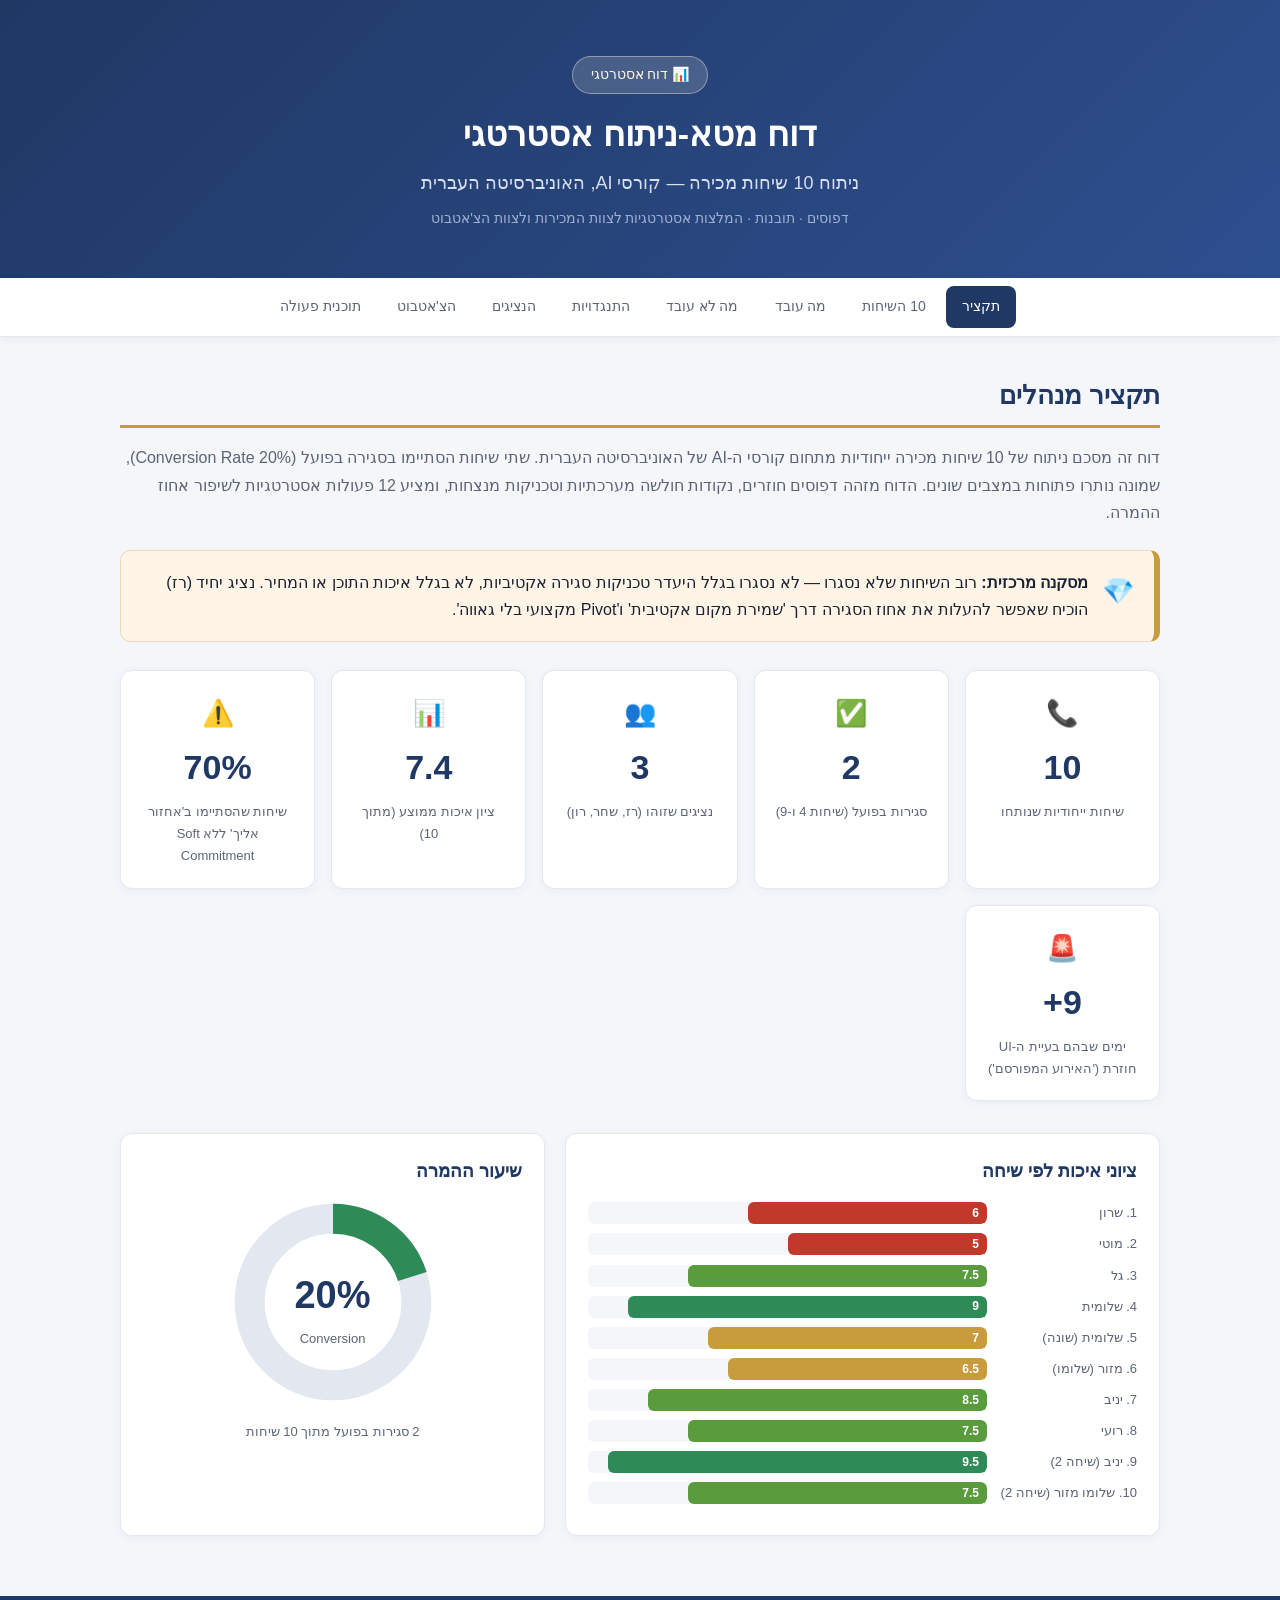
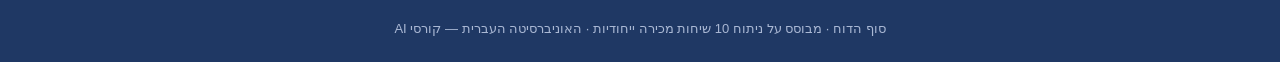
<file: sales-dashboard/index.html>
<!DOCTYPE html>
<html lang="he" dir="rtl">
<head>
  <meta charset="UTF-8" />
  <meta name="viewport" content="width=device-width, initial-scale=1.0" />
  <title>דוח מטא-ניתוח אסטרטגי — ניתוח 10 שיחות מכירה</title>
  <link rel="stylesheet" href="styles.css" />
</head>
<body>
  <header class="hero">
    <div class="hero-inner">
      <div class="hero-badge">📊 דוח אסטרטגי</div>
      <h1 id="hero-title"></h1>
      <p class="hero-sub" id="hero-sub"></p>
      <p class="hero-tag" id="hero-tag"></p>
    </div>
  </header>

  <nav class="tabs" id="tabs"></nav>

  <main>
    <section class="panel" data-panel="overview">
      <h2 class="section-title">תקציר מנהלים</h2>
      <p class="lead" id="summary"></p>
      <div class="callout">
        <span class="callout-icon">💎</span>
        <div><strong>מסקנה מרכזית:</strong> <span id="conclusion"></span></div>
      </div>
      <div class="kpi-grid" id="kpi-grid"></div>

      <div class="two-col">
        <div class="card chart-card">
          <h3>ציוני איכות לפי שיחה</h3>
          <div class="bar-chart" id="score-chart"></div>
        </div>
        <div class="card chart-card">
          <h3>שיעור ההמרה</h3>
          <div class="donut-wrap">
            <svg viewBox="0 0 120 120" class="donut" id="donut"></svg>
            <div class="donut-center"><span id="conv-pct">20%</span><small>Conversion</small></div>
          </div>
          <p class="donut-legend">2 סגירות בפועל מתוך 10 שיחות</p>
        </div>
      </div>
    </section>

    <section class="panel hidden" data-panel="calls">
      <h2 class="section-title">חלק 1 · סקירת 10 השיחות</h2>
      <p class="lead">טבלת סיכום של כל השיחות שנותחו. סננו לפי תוצאה או נציג, או לחצו על כותרת למיון.</p>
      <div class="filters" id="call-filters"></div>
      <div class="table-wrap">
        <table class="calls-table" id="calls-table">
          <thead>
            <tr>
              <th data-sort="id">#</th>
              <th data-sort="lead">ליד</th>
              <th data-sort="rep">נציג</th>
              <th data-sort="score">ציון</th>
              <th data-sort="outcome">תוצאה</th>
              <th>הערה מרכזית</th>
            </tr>
          </thead>
          <tbody id="calls-body"></tbody>
        </table>
      </div>
    </section>

    <section class="panel hidden" data-panel="winning">
      <h2 class="section-title">חלק 2 · מה עובד — טכניקות מנצחות</h2>
      <p class="lead">חמש טכניקות שזוהו כמייצרות סגירות אמיתיות או מקדמות לידים משמעותית קדימה.</p>
      <div class="cards-grid" id="winning-grid"></div>
    </section>

    <section class="panel hidden" data-panel="weaknesses">
      <h2 class="section-title">חלק 3 · מה לא עובד — נקודות חולשה</h2>
      <p class="lead">שבע נקודות חולשה חוזרות שפוגעות באחוז ההמרה.</p>
      <div class="cards-grid" id="weak-grid"></div>
    </section>

    <section class="panel hidden" data-panel="objections">
      <h2 class="section-title">חלק 4 · דפוסי התנגדויות חוזרות</h2>
      <p class="lead">שבע התנגדויות שחזרו ב-2 שיחות או יותר — ואיך לטפל בהן.</p>
      <div class="accordion" id="obj-accordion"></div>
    </section>

    <section class="panel hidden" data-panel="reps">
      <h2 class="section-title">חלק 5 · השוואת ביצועי הנציגים</h2>
      <p class="lead">ניתוח השוואתי של שלושת הנציגים שזוהו.</p>
      <div class="cards-grid reps-grid" id="reps-grid"></div>
    </section>

    <section class="panel hidden" data-panel="chatbot">
      <h2 class="section-title">חלק 6 · תובנות לשיפור הצ'אטבוט</h2>
      <p class="lead">הצ'אטבוט הוא נקודת המגע הראשונה — 10 שדרוגים קריטיים שצריך לבצע.</p>
      <div class="upgrades" id="chatbot-list"></div>
    </section>

    <section class="panel hidden" data-panel="plan">
      <h2 class="section-title">חלק 7 · תוכנית פעולה — 12 צעדים</h2>
      <p class="lead">תוכנית פעולה אסטרטגית מחולקת לשלושה אופקי זמן.</p>
      <div class="timeline" id="plan-timeline"></div>
      <div class="callout golden">
        <span class="callout-icon">🏆</span>
        <div>
          <strong>הסוד שמתבלט אחרי 10 שיחות:</strong>
          ההבדל בין נציג מצוין לממוצע הוא ב-3 רגעים — ה-Pivot המקצועי, שמירת המקום האקטיבית, וקביעת מועד המעקב. רז סגר עסקה של 9,850 ש"ח עם 3 משפטים:
          <ul class="golden-lines" id="golden-lines"></ul>
        </div>
      </div>
    </section>
  </main>

  <footer>
    <p>סוף הדוח · מבוסס על ניתוח 10 שיחות מכירה ייחודיות · האוניברסיטה העברית — קורסי AI</p>
  </footer>

  <div class="modal-overlay" id="modal" aria-hidden="true">
    <div class="modal" role="dialog" aria-modal="true">
      <header class="modal-head">
        <div>
          <h2 id="modal-title"></h2>
          <p id="modal-sub"></p>
        </div>
        <div class="modal-head-side">
          <div class="modal-score" id="modal-score"></div>
          <button class="modal-close" id="modal-close" aria-label="סגור">✕</button>
        </div>
      </header>
      <nav class="modal-nav" id="modal-nav"></nav>
      <div class="modal-body" id="modal-body"></div>
    </div>
  </div>

  <script src="data.js"></script>
  <script src="calls-detail.js"></script>
  <script src="app.js"></script>
</body>
</html>
</file>
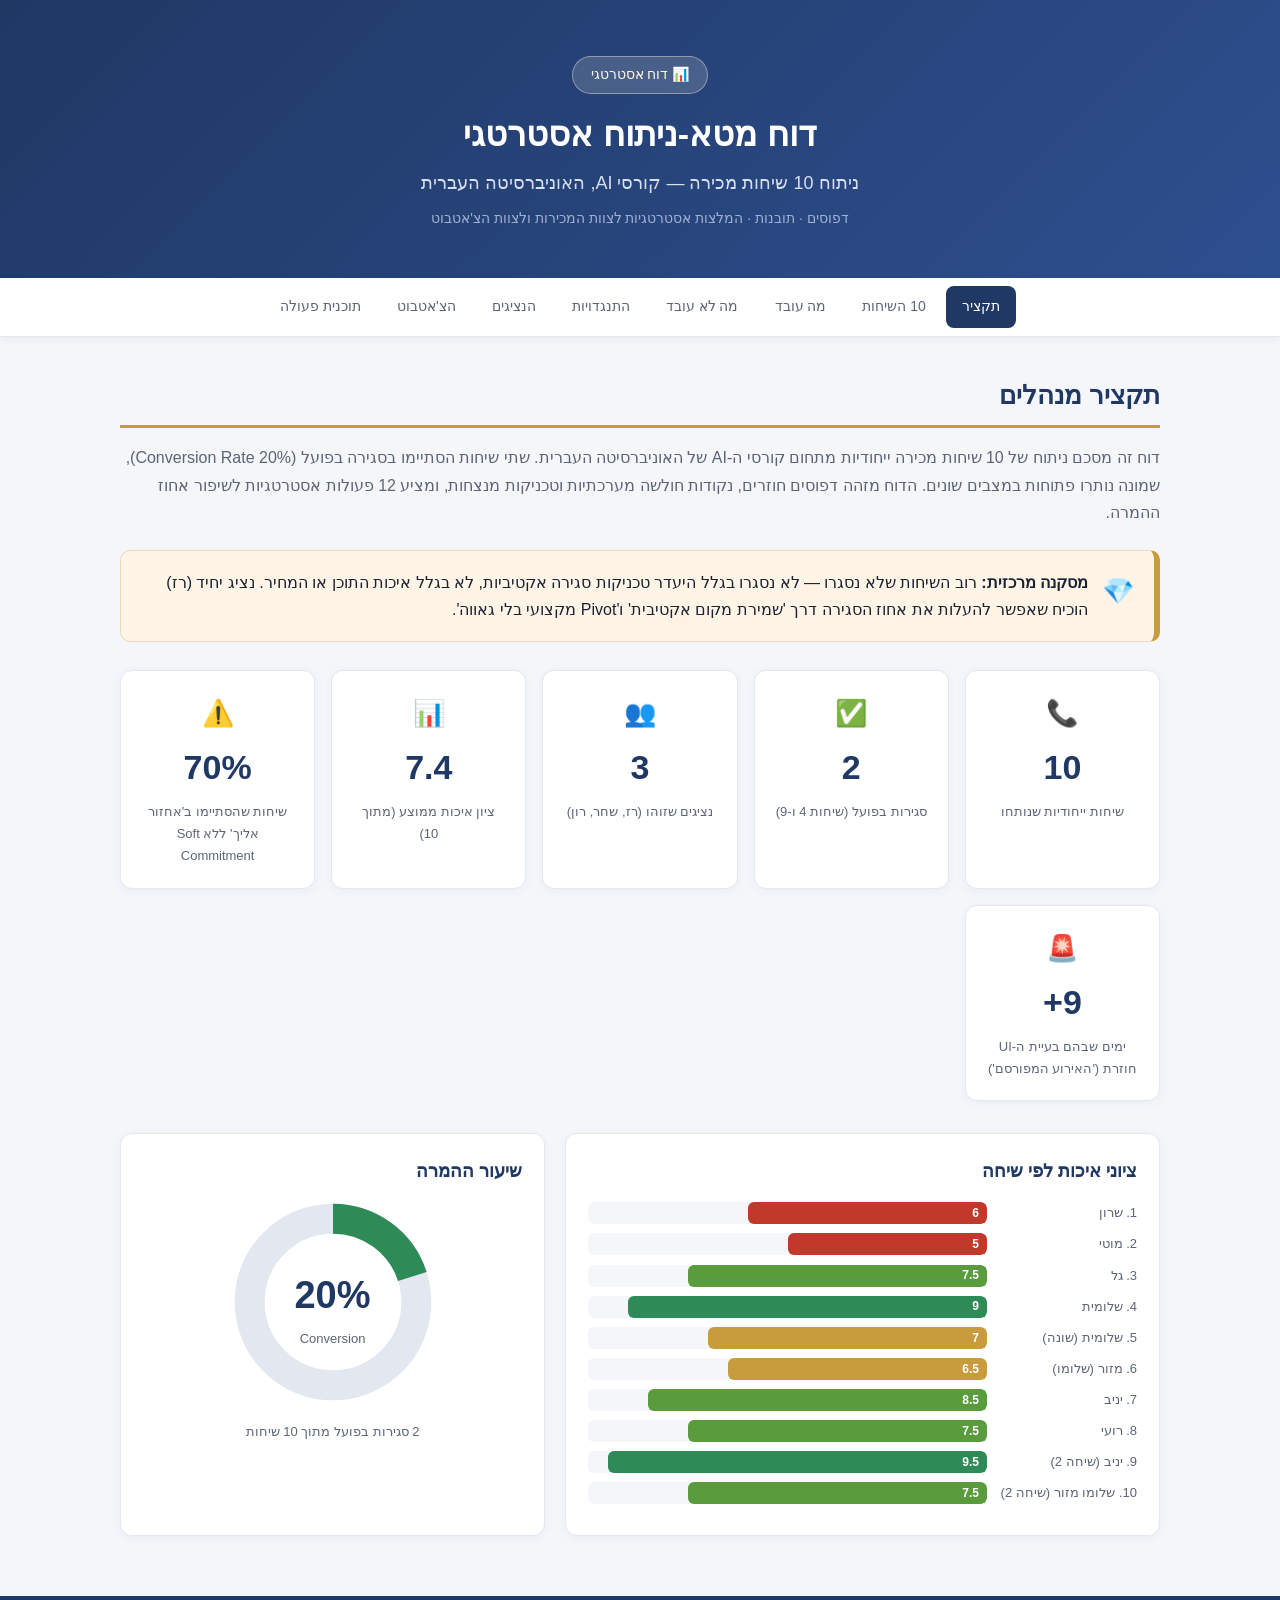
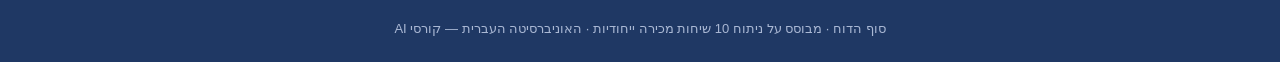
<file: sales-dashboard/ניתוח-שיחות-מכירה.html>
<!DOCTYPE html>
<html lang="he" dir="rtl">
<head>
  <meta charset="UTF-8" />
  <meta name="viewport" content="width=device-width, initial-scale=1.0" />
  <title>דוח מטא-ניתוח אסטרטגי — ניתוח 10 שיחות מכירה</title>
  <style>
:root {
  --navy: #1f3864;
  --navy-light: #2e4f8f;
  --cream: #fff4e6;
  --gold: #c89b3c;
  --green: #2e8b57;
  --red: #c0392b;
  --ink: #1a2233;
  --muted: #5b6577;
  --line: #e3e7ef;
  --bg: #f4f6fa;
}

* { box-sizing: border-box; margin: 0; padding: 0; }

body {
  font-family: "Segoe UI", "Arial", "Helvetica Neue", sans-serif;
  background: var(--bg);
  color: var(--ink);
  line-height: 1.7;
}

/* ---- Hero ---- */
.hero {
  background: linear-gradient(135deg, var(--navy) 0%, var(--navy-light) 100%);
  color: #fff;
  padding: 56px 20px 48px;
  text-align: center;
}
.hero-inner { max-width: 880px; margin: 0 auto; }
.hero-badge {
  display: inline-block;
  background: rgba(255, 244, 230, 0.16);
  border: 1px solid rgba(255, 244, 230, 0.4);
  color: var(--cream);
  padding: 6px 18px;
  border-radius: 999px;
  font-size: 14px;
  margin-bottom: 18px;
}
.hero h1 { font-size: 34px; line-height: 1.3; margin-bottom: 12px; }
.hero-sub { font-size: 18px; color: #d6deef; }
.hero-tag { font-size: 14px; color: #9fb0d0; margin-top: 8px; }

/* ---- Tabs ---- */
.tabs {
  display: flex;
  flex-wrap: wrap;
  gap: 4px;
  justify-content: center;
  background: #fff;
  border-bottom: 1px solid var(--line);
  padding: 8px 12px;
  position: sticky;
  top: 0;
  z-index: 20;
  box-shadow: 0 2px 8px rgba(31, 56, 100, 0.06);
}
.tab {
  border: none;
  background: transparent;
  color: var(--muted);
  font: inherit;
  font-size: 14px;
  padding: 9px 16px;
  border-radius: 8px;
  cursor: pointer;
  transition: background .15s, color .15s;
}
.tab:hover { background: var(--bg); color: var(--navy); }
.tab.active { background: var(--navy); color: #fff; }

/* ---- Layout ---- */
main { max-width: 1080px; margin: 0 auto; padding: 36px 20px 60px; }
.panel.hidden { display: none; }
.section-title {
  font-size: 26px;
  color: var(--navy);
  border-bottom: 3px solid var(--gold);
  padding-bottom: 8px;
  margin-bottom: 16px;
}
.lead { color: var(--muted); font-size: 16px; margin-bottom: 24px; }

/* ---- Callout ---- */
.callout {
  display: flex;
  gap: 14px;
  background: var(--cream);
  border: 1px solid #ecd9bd;
  border-right: 6px solid var(--gold);
  border-radius: 10px;
  padding: 18px 20px;
  margin-bottom: 28px;
}
.callout.golden { margin-top: 28px; margin-bottom: 0; }
.callout-icon { font-size: 26px; flex-shrink: 0; }

/* ---- KPI ---- */
.kpi-grid {
  display: grid;
  grid-template-columns: repeat(auto-fit, minmax(170px, 1fr));
  gap: 16px;
  margin-bottom: 32px;
}
.kpi {
  background: #fff;
  border: 1px solid var(--line);
  border-radius: 12px;
  padding: 20px;
  text-align: center;
  box-shadow: 0 2px 10px rgba(31, 56, 100, 0.05);
}
.kpi-icon { font-size: 26px; }
.kpi-value { font-size: 34px; font-weight: 700; color: var(--navy); margin: 4px 0; }
.kpi-label { font-size: 13px; color: var(--muted); }

/* ---- Cards / charts ---- */
.two-col {
  display: grid;
  grid-template-columns: 1.4fr 1fr;
  gap: 20px;
}
.card {
  background: #fff;
  border: 1px solid var(--line);
  border-radius: 12px;
  padding: 22px;
  box-shadow: 0 2px 10px rgba(31, 56, 100, 0.05);
}
.card h3 { color: var(--navy); font-size: 18px; margin-bottom: 16px; }

/* bar chart */
.bar-row { display: flex; align-items: center; gap: 10px; margin-bottom: 9px; }
.bar-label { width: 140px; font-size: 13px; color: var(--muted); flex-shrink: 0; }
.bar-track { flex: 1; background: var(--bg); border-radius: 6px; height: 22px; overflow: hidden; }
.bar-fill {
  height: 100%;
  border-radius: 6px;
  display: flex;
  align-items: center;
  justify-content: flex-start;
  padding-inline-start: 8px;
  color: #fff;
  font-size: 12px;
  font-weight: 600;
  transition: width .6s ease;
}

/* donut */
.donut-wrap { position: relative; width: 200px; margin: 0 auto; }
.donut { width: 200px; height: 200px; transform: rotate(-90deg); }
.donut-center {
  position: absolute;
  inset: 0;
  display: flex;
  flex-direction: column;
  align-items: center;
  justify-content: center;
}
.donut-center span { font-size: 38px; font-weight: 700; color: var(--navy); }
.donut-center small { color: var(--muted); font-size: 13px; }
.donut-legend { text-align: center; color: var(--muted); font-size: 13px; margin-top: 10px; }

/* ---- Calls table ---- */
.filters { display: flex; flex-wrap: wrap; gap: 8px; margin-bottom: 16px; }
.chip {
  border: 1px solid var(--line);
  background: #fff;
  color: var(--muted);
  font: inherit;
  font-size: 13px;
  padding: 6px 14px;
  border-radius: 999px;
  cursor: pointer;
}
.chip.active { background: var(--navy); color: #fff; border-color: var(--navy); }

.table-wrap { overflow-x: auto; border-radius: 12px; border: 1px solid var(--line); }
.calls-table { width: 100%; border-collapse: collapse; background: #fff; }
.calls-table th {
  background: var(--navy);
  color: #fff;
  padding: 12px 14px;
  font-size: 14px;
  text-align: right;
  cursor: pointer;
  white-space: nowrap;
}
.calls-table th:hover { background: var(--navy-light); }
.calls-table td { padding: 12px 14px; font-size: 14px; border-top: 1px solid var(--line); }
.calls-table tr.closed { background: #eaf6ee; }
.calls-table tbody tr:hover { background: #f0f3f9; }
.score-pill {
  display: inline-block;
  min-width: 42px;
  text-align: center;
  padding: 3px 8px;
  border-radius: 6px;
  font-weight: 700;
  color: #fff;
}
.outcome-tag { font-size: 13px; font-weight: 600; }
.outcome-tag.win { color: var(--green); }
.outcome-tag.lose { color: var(--red); }
.outcome-tag.mid { color: var(--gold); }

/* ---- Cards grid ---- */
.cards-grid {
  display: grid;
  grid-template-columns: repeat(auto-fit, minmax(300px, 1fr));
  gap: 18px;
}
.tech-card {
  background: #fff;
  border: 1px solid var(--line);
  border-top: 4px solid var(--gold);
  border-radius: 12px;
  padding: 20px;
  box-shadow: 0 2px 10px rgba(31, 56, 100, 0.05);
}
.tech-card.weak { border-top-color: var(--red); }
.tech-card.urgent { border-top-color: var(--red); background: #fdf0ee; }
.tech-card h3 { color: var(--navy); font-size: 17px; margin-bottom: 10px; }
.tech-card .medal { font-size: 22px; margin-inline-end: 6px; }
.tech-card p { font-size: 14px; color: var(--ink); margin-bottom: 12px; }
.action-box {
  background: var(--cream);
  border-radius: 8px;
  padding: 10px 12px;
  font-size: 13px;
}
.action-box strong { color: var(--gold); }
.urgent-badge {
  display: inline-block;
  background: var(--red);
  color: #fff;
  font-size: 11px;
  padding: 2px 8px;
  border-radius: 4px;
  margin-inline-start: 6px;
}

/* ---- Accordion ---- */
.acc-item {
  background: #fff;
  border: 1px solid var(--line);
  border-radius: 10px;
  margin-bottom: 10px;
  overflow: hidden;
}
.acc-head {
  width: 100%;
  text-align: right;
  background: #fff;
  border: none;
  font: inherit;
  padding: 16px 18px;
  cursor: pointer;
  display: flex;
  align-items: center;
  gap: 12px;
}
.acc-head:hover { background: var(--bg); }
.acc-num {
  background: var(--navy);
  color: #fff;
  width: 28px;
  height: 28px;
  border-radius: 50%;
  display: flex;
  align-items: center;
  justify-content: center;
  font-size: 14px;
  flex-shrink: 0;
}
.acc-title { font-weight: 600; color: var(--navy); flex: 1; }
.acc-arrow { color: var(--muted); transition: transform .2s; }
.acc-item.open .acc-arrow { transform: rotate(180deg); }
.acc-body { padding: 0 18px; max-height: 0; overflow: hidden; transition: max-height .25s ease, padding .25s ease; }
.acc-item.open .acc-body { padding: 0 18px 18px; max-height: 320px; }
.acc-body .calls-meta { color: var(--muted); font-size: 13px; margin-bottom: 8px; }
.acc-body .fix { font-size: 14px; }

/* ---- Reps ---- */
.reps-grid { grid-template-columns: repeat(auto-fit, minmax(290px, 1fr)); }
.rep-card {
  background: #fff;
  border: 1px solid var(--line);
  border-radius: 12px;
  padding: 22px;
  box-shadow: 0 2px 10px rgba(31, 56, 100, 0.05);
}
.rep-head { display: flex; align-items: center; gap: 10px; margin-bottom: 14px; }
.rep-head .rank { font-size: 26px; }
.rep-head h3 { color: var(--navy); font-size: 20px; }
.rep-stats { display: flex; gap: 8px; margin-bottom: 14px; }
.rep-stat {
  flex: 1;
  background: var(--bg);
  border-radius: 8px;
  padding: 10px;
  text-align: center;
}
.rep-stat b { display: block; font-size: 20px; color: var(--navy); }
.rep-stat span { font-size: 11px; color: var(--muted); }
.rep-card .pro { font-size: 13px; margin-bottom: 6px; }
.rep-card .pro b { color: var(--green); }
.rep-card .con { font-size: 13px; margin-bottom: 10px; }
.rep-card .con b { color: var(--red); }
.rep-note { font-size: 13px; color: var(--muted); border-top: 1px dashed var(--line); padding-top: 10px; }

/* ---- Chatbot upgrades ---- */
.upgrades { display: grid; grid-template-columns: repeat(auto-fit, minmax(320px, 1fr)); gap: 14px; }
.upgrade {
  display: flex;
  gap: 14px;
  background: #fff;
  border: 1px solid var(--line);
  border-radius: 10px;
  padding: 16px;
}
.upgrade .un {
  background: linear-gradient(135deg, var(--navy), var(--navy-light));
  color: #fff;
  width: 38px;
  height: 38px;
  border-radius: 9px;
  display: flex;
  align-items: center;
  justify-content: center;
  font-weight: 700;
  flex-shrink: 0;
}
.upgrade h4 { color: var(--navy); font-size: 15px; margin-bottom: 4px; }
.upgrade p { font-size: 13px; color: var(--muted); }

/* ---- Timeline ---- */
.timeline { display: flex; flex-direction: column; gap: 24px; }
.phase-head {
  display: flex;
  align-items: center;
  gap: 10px;
  font-size: 19px;
  color: var(--navy);
  font-weight: 700;
}
.phase-items { display: grid; grid-template-columns: repeat(auto-fit, minmax(240px, 1fr)); gap: 12px; margin-top: 12px; }
.step {
  background: #fff;
  border: 1px solid var(--line);
  border-radius: 10px;
  padding: 16px;
  position: relative;
}
.step .sn {
  position: absolute;
  top: -12px;
  inset-inline-start: 16px;
  background: var(--gold);
  color: #fff;
  width: 26px;
  height: 26px;
  border-radius: 50%;
  display: flex;
  align-items: center;
  justify-content: center;
  font-size: 13px;
  font-weight: 700;
}
.step h4 { color: var(--navy); font-size: 15px; margin: 6px 0 6px; }
.step p { font-size: 13px; color: var(--muted); }

.golden-lines { margin: 8px 16px 0; }
.golden-lines li { font-style: italic; color: var(--navy); margin-bottom: 4px; }

/* ---- Footer ---- */
footer {
  background: var(--navy);
  color: #aab8d4;
  text-align: center;
  padding: 22px;
  font-size: 13px;
}

/* ---- Clickable call rows ---- */
.calls-table tbody tr.has-detail { cursor: pointer; }
.calls-table tbody tr.has-detail td:last-child::after {
  content: " ›";
  color: var(--gold);
  font-weight: 700;
}
.detail-hint {
  font-size: 13px;
  color: var(--muted);
  background: var(--cream);
  border-radius: 8px;
  padding: 8px 12px;
  margin-bottom: 14px;
}

/* ---- Modal ---- */
.modal-overlay {
  position: fixed;
  inset: 0;
  background: rgba(15, 24, 46, 0.6);
  display: none;
  align-items: flex-start;
  justify-content: center;
  padding: 24px 16px;
  z-index: 100;
  overflow-y: auto;
}
.modal-overlay.open { display: flex; }
.modal {
  background: var(--bg);
  width: 100%;
  max-width: 860px;
  border-radius: 14px;
  overflow: hidden;
  box-shadow: 0 24px 60px rgba(15, 24, 46, 0.4);
}
.modal-head {
  background: linear-gradient(135deg, var(--navy), var(--navy-light));
  color: #fff;
  padding: 20px 24px;
  display: flex;
  justify-content: space-between;
  align-items: flex-start;
  gap: 16px;
}
.modal-head h2 { font-size: 21px; }
.modal-head p { font-size: 13px; color: #c4cfe6; margin-top: 4px; }
.modal-head-side { display: flex; align-items: center; gap: 14px; }
.modal-score {
  background: #fff;
  color: var(--navy);
  font-weight: 700;
  font-size: 18px;
  padding: 8px 14px;
  border-radius: 10px;
  white-space: nowrap;
}
.modal-close {
  background: rgba(255, 255, 255, 0.16);
  border: none;
  color: #fff;
  font-size: 18px;
  width: 38px;
  height: 38px;
  border-radius: 9px;
  cursor: pointer;
  flex-shrink: 0;
}
.modal-close:hover { background: rgba(255, 255, 255, 0.3); }
.modal-nav {
  display: flex;
  flex-wrap: wrap;
  gap: 4px;
  padding: 10px 16px;
  background: #fff;
  border-bottom: 1px solid var(--line);
}
.modal-nav button {
  border: none;
  background: var(--bg);
  color: var(--muted);
  font: inherit;
  font-size: 12px;
  padding: 5px 10px;
  border-radius: 6px;
  cursor: pointer;
}
.modal-nav button:hover { background: var(--navy); color: #fff; }
.modal-body { padding: 20px 24px 32px; max-height: 70vh; overflow-y: auto; }

.sec {
  background: #fff;
  border: 1px solid var(--line);
  border-radius: 12px;
  padding: 18px 20px;
  margin-bottom: 14px;
}
.sec-head {
  display: flex;
  align-items: center;
  gap: 10px;
  margin-bottom: 12px;
}
.sec-num {
  background: var(--navy);
  color: #fff;
  width: 26px;
  height: 26px;
  border-radius: 7px;
  display: flex;
  align-items: center;
  justify-content: center;
  font-size: 13px;
  font-weight: 700;
  flex-shrink: 0;
}
.sec-head h3 { color: var(--navy); font-size: 16px; }
.sec p { font-size: 14px; margin-bottom: 8px; }
.sec p:last-child { margin-bottom: 0; }
.sec .kv { font-size: 14px; margin-bottom: 7px; }
.sec .kv b { color: var(--navy); }
.sec ol.insights { list-style: none; counter-reset: ins; }
.sec ol.insights li {
  counter-increment: ins;
  position: relative;
  padding-inline-start: 38px;
  margin-bottom: 12px;
  font-size: 14px;
}
.sec ol.insights li::before {
  content: counter(ins);
  position: absolute;
  inset-inline-start: 0;
  top: 0;
  background: var(--gold);
  color: #fff;
  width: 26px;
  height: 26px;
  border-radius: 50%;
  display: flex;
  align-items: center;
  justify-content: center;
  font-weight: 700;
  font-size: 13px;
}
.qa {
  border-inline-start: 3px solid var(--navy-light);
  padding-inline-start: 12px;
  margin-bottom: 14px;
}
.qa .q { font-weight: 700; color: var(--navy); font-size: 14px; margin-bottom: 4px; }
.qa .a { font-size: 14px; color: var(--ink); }
.obj {
  background: var(--bg);
  border-radius: 10px;
  padding: 14px;
  margin-bottom: 12px;
}
.obj .r { font-weight: 700; color: var(--red); font-size: 14px; margin-bottom: 6px; }
.obj .lbl { font-size: 12px; font-weight: 700; color: var(--muted); margin-top: 8px; }
.obj .txt { font-size: 13px; }
.obj .sol { background: var(--cream); border-radius: 6px; padding: 8px 10px; margin-top: 4px; }
.score-hero {
  text-align: center;
  background: linear-gradient(135deg, var(--navy), var(--navy-light));
  color: #fff;
  border-radius: 10px;
  padding: 16px;
  margin-bottom: 12px;
}
.score-hero b { font-size: 40px; display: block; }
.score-hero span { font-size: 13px; color: #c4cfe6; }

@media (max-width: 720px) {
  .two-col { grid-template-columns: 1fr; }
  .hero h1 { font-size: 26px; }
  .bar-label { width: 96px; }
  .modal-body { max-height: 64vh; }
}

</style>
</head>
<body>
  <header class="hero">
    <div class="hero-inner">
      <div class="hero-badge">📊 דוח אסטרטגי</div>
      <h1 id="hero-title"></h1>
      <p class="hero-sub" id="hero-sub"></p>
      <p class="hero-tag" id="hero-tag"></p>
    </div>
  </header>

  <nav class="tabs" id="tabs"></nav>

  <main>
    <section class="panel" data-panel="overview">
      <h2 class="section-title">תקציר מנהלים</h2>
      <p class="lead" id="summary"></p>
      <div class="callout">
        <span class="callout-icon">💎</span>
        <div><strong>מסקנה מרכזית:</strong> <span id="conclusion"></span></div>
      </div>
      <div class="kpi-grid" id="kpi-grid"></div>

      <div class="two-col">
        <div class="card chart-card">
          <h3>ציוני איכות לפי שיחה</h3>
          <div class="bar-chart" id="score-chart"></div>
        </div>
        <div class="card chart-card">
          <h3>שיעור ההמרה</h3>
          <div class="donut-wrap">
            <svg viewBox="0 0 120 120" class="donut" id="donut"></svg>
            <div class="donut-center"><span id="conv-pct">20%</span><small>Conversion</small></div>
          </div>
          <p class="donut-legend">2 סגירות בפועל מתוך 10 שיחות</p>
        </div>
      </div>
    </section>

    <section class="panel hidden" data-panel="calls">
      <h2 class="section-title">חלק 1 · סקירת 10 השיחות</h2>
      <p class="lead">טבלת סיכום של כל השיחות שנותחו. סננו לפי תוצאה או נציג, או לחצו על כותרת למיון.</p>
      <div class="filters" id="call-filters"></div>
      <div class="table-wrap">
        <table class="calls-table" id="calls-table">
          <thead>
            <tr>
              <th data-sort="id">#</th>
              <th data-sort="lead">ליד</th>
              <th data-sort="rep">נציג</th>
              <th data-sort="score">ציון</th>
              <th data-sort="outcome">תוצאה</th>
              <th>הערה מרכזית</th>
            </tr>
          </thead>
          <tbody id="calls-body"></tbody>
        </table>
      </div>
    </section>

    <section class="panel hidden" data-panel="winning">
      <h2 class="section-title">חלק 2 · מה עובד — טכניקות מנצחות</h2>
      <p class="lead">חמש טכניקות שזוהו כמייצרות סגירות אמיתיות או מקדמות לידים משמעותית קדימה.</p>
      <div class="cards-grid" id="winning-grid"></div>
    </section>

    <section class="panel hidden" data-panel="weaknesses">
      <h2 class="section-title">חלק 3 · מה לא עובד — נקודות חולשה</h2>
      <p class="lead">שבע נקודות חולשה חוזרות שפוגעות באחוז ההמרה.</p>
      <div class="cards-grid" id="weak-grid"></div>
    </section>

    <section class="panel hidden" data-panel="objections">
      <h2 class="section-title">חלק 4 · דפוסי התנגדויות חוזרות</h2>
      <p class="lead">שבע התנגדויות שחזרו ב-2 שיחות או יותר — ואיך לטפל בהן.</p>
      <div class="accordion" id="obj-accordion"></div>
    </section>

    <section class="panel hidden" data-panel="reps">
      <h2 class="section-title">חלק 5 · השוואת ביצועי הנציגים</h2>
      <p class="lead">ניתוח השוואתי של שלושת הנציגים שזוהו.</p>
      <div class="cards-grid reps-grid" id="reps-grid"></div>
    </section>

    <section class="panel hidden" data-panel="chatbot">
      <h2 class="section-title">חלק 6 · תובנות לשיפור הצ'אטבוט</h2>
      <p class="lead">הצ'אטבוט הוא נקודת המגע הראשונה — 10 שדרוגים קריטיים שצריך לבצע.</p>
      <div class="upgrades" id="chatbot-list"></div>
    </section>

    <section class="panel hidden" data-panel="plan">
      <h2 class="section-title">חלק 7 · תוכנית פעולה — 12 צעדים</h2>
      <p class="lead">תוכנית פעולה אסטרטגית מחולקת לשלושה אופקי זמן.</p>
      <div class="timeline" id="plan-timeline"></div>
      <div class="callout golden">
        <span class="callout-icon">🏆</span>
        <div>
          <strong>הסוד שמתבלט אחרי 10 שיחות:</strong>
          ההבדל בין נציג מצוין לממוצע הוא ב-3 רגעים — ה-Pivot המקצועי, שמירת המקום האקטיבית, וקביעת מועד המעקב. רז סגר עסקה של 9,850 ש"ח עם 3 משפטים:
          <ul class="golden-lines" id="golden-lines"></ul>
        </div>
      </div>
    </section>
  </main>

  <footer>
    <p>סוף הדוח · מבוסס על ניתוח 10 שיחות מכירה ייחודיות · האוניברסיטה העברית — קורסי AI</p>
  </footer>

  <div class="modal-overlay" id="modal" aria-hidden="true">
    <div class="modal" role="dialog" aria-modal="true">
      <header class="modal-head">
        <div>
          <h2 id="modal-title"></h2>
          <p id="modal-sub"></p>
        </div>
        <div class="modal-head-side">
          <div class="modal-score" id="modal-score"></div>
          <button class="modal-close" id="modal-close" aria-label="סגור">✕</button>
        </div>
      </header>
      <nav class="modal-nav" id="modal-nav"></nav>
      <div class="modal-body" id="modal-body"></div>
    </div>
  </div>

  <script>
/* נתוני דוח המטא-ניתוח — ניתוח 10 שיחות מכירה, קורסי AI, האוניברסיטה העברית */
const REPORT = {
  meta: {
    title: "דוח מטא-ניתוח אסטרטגי",
    subtitle: "ניתוח 10 שיחות מכירה — קורסי AI, האוניברסיטה העברית",
    tagline: "דפוסים · תובנות · המלצות אסטרטגיות לצוות המכירות ולצוות הצ'אטבוט",
    summary:
      "דוח זה מסכם ניתוח של 10 שיחות מכירה ייחודיות מתחום קורסי ה-AI של האוניברסיטה העברית. שתי שיחות הסתיימו בסגירה בפועל (20% Conversion Rate), שמונה נותרו פתוחות במצבים שונים. הדוח מזהה דפוסים חוזרים, נקודות חולשה מערכתיות וטכניקות מנצחות, ומציע 12 פעולות אסטרטגיות לשיפור אחוז ההמרה.",
    conclusion:
      "רוב השיחות שלא נסגרו — לא נסגרו בגלל היעדר טכניקות סגירה אקטיביות, לא בגלל איכות התוכן או המחיר. נציג יחיד (רז) הוכיח שאפשר להעלות את אחוז הסגירה דרך 'שמירת מקום אקטיבית' ו'Pivot מקצועי בלי גאווה'.",
  },

  kpis: [
    { icon: "📞", value: "10", label: "שיחות ייחודיות שנותחו" },
    { icon: "✅", value: "2", label: "סגירות בפועל (שיחות 4 ו-9)" },
    { icon: "👥", value: "3", label: "נציגים שזוהו (רז, שחר, רון)" },
    { icon: "📊", value: "7.4", label: "ציון איכות ממוצע (מתוך 10)" },
    { icon: "⚠️", value: "70%", label: "שיחות שהסתיימו ב'אחזור אליך' ללא Soft Commitment" },
    { icon: "🚨", value: "9+", label: "ימים שבהם בעיית ה-UI חוזרת ('האירוע המפורסם')" },
  ],

  calls: [
    { id: 1, lead: "שרון", rep: "רון", score: 6, outcome: "לא נסגר", note: "רקע אינטל/מדיקה, מנהלת מצוינות טיפולית" },
    { id: 2, lead: "מוטי", rep: "רז", score: 5, outcome: "לא נסגר", note: "מגשר/יוצר תוכן, מונולוג ארוך, התנגדות כלכלית לא טופלה" },
    { id: 3, lead: "גל", rep: "רז", score: 7.5, outcome: "מעקב", note: "בוגר תלפיות/8200, פרשת דרכים, מוזיקאי" },
    { id: 4, lead: "שלומית", rep: "שחר", score: 9, outcome: "נסגר", note: "שיחת סליקה אדמיניסטרטיבית — תשלום מלא, חשבונית על שם אם" },
    { id: 5, lead: "שלומית (שונה)", rep: "שחר", score: 7, outcome: "מעקב", note: "בוגרת פסיכולוגיה, חנות ספרים, הסבה מקצועית" },
    { id: 6, lead: "מזור (שלומו)", rep: "רז", score: 6.5, outcome: "מעקב", note: "אדריכל מקראסו — מימון ארגוני (שיחה 1)" },
    { id: 7, lead: "יניב", rep: "רז", score: 8.5, outcome: "שמירת מקום", note: "יזם הייטק + בוגר העברית (שיחה 1)" },
    { id: 8, lead: "רועי", rep: "רז", score: 7.5, outcome: "מעקב", note: "שיווק דיגיטלי בין עבודות, חששות מזום" },
    { id: 9, lead: "יניב (שיחה 2)", rep: "רז", score: 9.5, outcome: "נסגר", note: "Pivot מקצועי, סליקה בפועל — תבנית זהב" },
    { id: 10, lead: "שלומו מזור (שיחה 2)", rep: "רז", score: 7.5, outcome: "סגירה דרך קראסו", note: "מימון ארגוני בפועל — לא נוצל ה-Champion potential" },
  ],

  winning: [
    { medal: "🥇", title: "שמירת מקום אקטיבית בזמן השיחה",
      body: "הטכניקה המוכחת ביותר שזוהתה. רז יישם אותה בשיחת יניב הראשונה ('רק שנייה, אני משריון לך את המקום'), ו-24 שעות לאחר מכן יניב סגר עסקה מלאה. הטכניקה יוצרת התחייבות פסיכולוגית בלי לדרוש מהלקוח לחתום או לשלם.",
      action: "בכל שיחה שמסתיימת ב'תחזור אליי' — להציע 'אני שומר לך את המקום עד X' לפני סגירת השיחה. חינמי, ויכול להעלות את שיעור הסגירה ב-15%-20%." },
    { medal: "🥈", title: "Pivot מקצועי בלי גאווה",
      body: "בשיחת יניב 2, רז זיהה שיניב הוא איש כספים ולא מהנדס, וביצע pivot מקצועי לקורס מפתחי AI במקום מהנדסי AI. ההמלצה לעבור לקורס 'הקל יותר' חיזקה את האמון והובילה לסגירה.",
      action: "לבנות תרשים החלטה לנציגים — איזה פרופיל מתאים לאיזה קורס. המסר: 'אכפת לי מההצלחה שלך, לא מהמכירה'." },
    { medal: "🥉", title: "שאלות גילוי צרכים מעמיקות",
      body: "בשיחות הטובות (גל, יניב, רועי) הנציגים שאלו שאלות discovery עמוקות לפני הצגת המוצר. בשיחות הפחות טובות קפצו מהר ל-pitch ארוך.",
      action: "לפתח 'גרסת Discovery של 90 שניות' — 6 שאלות חובה שכל נציג שואל בתחילת השיחה, לפני שצולל ל-pitch." },
    { medal: "🏅", title: "קביעת מועד מעקב ספציפי",
      body: "שיחות שהסתיימו ב'אחזור אליך' פתוח (שרון, מוטי) לא התקדמו. שיחות עם מועד מעקב מדויק (יניב — מחר ב-10:30, גל — יום שלישי) התקדמו באמת.",
      action: "לאסור על נציגים לסיים שיחה בלי מועד מעקב מדויק (תאריך + שעה). מטריקה: מבחני שמע פנימיים." },
    { medal: "🎖️", title: "כנות לגבי מגבלות",
      body: "בשיחות שלומית-שחר ומזור-רז הנציגים אמרו בכנות 'אין הבטחת השמה' ו'לא מוכר על ידי משרד העבודה'. הלידים הגיבו ב'מצוין, מספיק טוב' — כנות בנתה אמון יותר מבטחות עמומות.",
      action: "לבנות סקריפט שמתחיל ב'מה אנחנו לא מבטיחים' וממשיך ל'מה כן יוצא לך'. מבדל מתחרים ובונה אמון." },
  ],

  weaknesses: [
    { title: "מונולוגים ארוכים בלי בדיקת רלוונטיות",
      body: "בשיחות מוטי, שלומית 5, רועי — הנציג דיבר 3-4 דקות רצופות בלי לעצור. הליד מתעייף ומאבד מיקוד. פתרון: מקסימום 60 שניות הצגה ואז 'איזה חלק הכי מעניין אותך?'", urgent: false },
    { title: "הצגת לוז בסוף השיחה במקום בתחילתה",
      body: "בשיחת רועי, רק בדקה 16 גילה רז את מחזור 29/7 — שהיה פתרון לכל החששות. אם זה היה עולה בדקה 3, שיעור הסגירה היה עולה משמעותית.", urgent: false },
    { title: "החמצת מימון ארגוני / Champion potential",
      body: "בשיחות מזור 6 ו-10 הלקוח הזכיר מימון דרך מקום העבודה (קראסו — קבוצה ענקית). לא נוצל ה-potential להפוך את העסקה ל-B2B group deal של 50-100 משתתפים.", urgent: false },
    { title: "בעיית UI מערכתית — 'האירוע המפורסם'",
      body: "טופס הרישום מציג 'עמוד לא נמצא' באופן קבוע (גם אם הטופס מתקבל בפועל). הבעיה הופיעה לפחות 3 פעמים על פני 9+ ימים. דרושה התערבות מיידית + מסלול גיבוי ידני.", urgent: true },
    { title: "חוסר Onboarding אחרי סליקה",
      body: "גם בשיחת יניב 2 (סגירה מושלמת) וגם בשלומית 4 — אחרי הסליקה השיחה הסתיימה בלי חוויית 'ברוכים הבאים'. הזדמנות זהב לבנות לויאליות.", urgent: false },
    { title: "חוסר בסיפורי הצלחה מותאמים",
      body: "לכל ליד היה רקע ייחודי, אך הנציגים השתמשו בסיפורי הצלחה גנריים במקום סיפורים מתחום ספציפי של הליד.", urgent: false },
    { title: "דחיית מחיר ל-WhatsApp",
      body: "בשיחת שרון הנציג רון דחה את הצגת המחיר ל-WhatsApp — פוגע בשליטת הנציג בתהליך ומעביר את כל הכוח ללקוח.", urgent: false },
  ],

  objections: [
    { n: 1, title: "'אני צריך להתייעץ עם בן/בת הזוג'", calls: "רועי, שלומית 5, יניב 1",
      fix: "לספק חבילה שהליד יכול לחזור איתה: מסמך PDF 'מה זה אומר עבור המשפחה' (לוז, השפעה כלכלית, ROI), אופציה לשיחה משותפת ב-3, וסרטון הסבר של 5 דקות." },
    { n: 2, title: "'אני מעדיף פרונטלי, לא זום'", calls: "רועי, שרון",
      fix: "במקום להגן על הזום — להציע הגעה ל-5 מפגשים פרונטליים, מנטור 1:1 לחודש הראשון, ונקודת ביקורת אחרי שבועיים. הזום הופך לחלק מ-ecosystem." },
    { n: 3, title: "'השעות 17:30 מוקדמות מדי / מתנגשות עם העבודה'", calls: "רועי, מזור",
      fix: "יש 2 מחזורים מקבילים — 17/5 (ראשון+שלישי ערב) ו-29/7 (רביעי ערב + שישי בוקר). הנציג חייב להכיר את שניהם ולהציע מוקדם." },
    { n: 4, title: "'החולייה החלשה תגרור את הכיתה'", calls: "יניב, מוטי, מזור",
      fix: "מבנה הקורס מטפל בכך עם 2 מפגשים + 2 תרגולים בשבוע. ניתן לחזק: 'אחבר אותך לבוגר ברמתך — תקבל first hand impression'." },
    { n: 5, title: "'אני יכול ללמוד את זה ביוטיוב לבד'", calls: "יניב",
      fix: "פרומפט engineering זה רק 30 דקות מהקורס — השאר הוא Python, SQL, אימון מודלים, אג'נטים ופרויקט גמר Full-Stack." },
    { n: 6, title: "'לא רוצה לתת פרטי אשראי במכשיר ארגוני'", calls: "מזור 10",
      fix: "להציע אלטרנטיבות: חתימת SMS, אישור קולי בטלפון, מסמך PDF במייל אישי, או חתימה דיגיטלית במייל פרטי." },
    { n: 7, title: "'אני צריך זמן לחשוב' / 'תן לי יום'", calls: "יניב, רועי, שלומית 5, שרון, מוטי",
      fix: "(1) שמירת מקום אקטיבית, (2) קביעת מועד מעקב מדויק, (3) שליחת חבילת מידע מסודרת, (4) שאלה ממוקדת — 'איזו פיסת מידע חסרה לך?'" },
  ],

  reps: [
    { rank: "🏆", name: "רז", calls: 6, closes: 1, avg: 7.3,
      strong: "גילוי צרכים מעמיק, גמישות בהצגת מוצר, שמירת מקום אקטיבית, הצעת חלופות.",
      weak: "לא תמיד חוזר על הטכניקות המנצחות שלו, מונולוגים ארוכים בכמה שיחות.",
      note: "שיחת יניב 2 (9.5) — תבנית הזהב שצריך ללמד לכל נציג חדש." },
    { rank: "🥈", name: "שחר", calls: 3, closes: 1, avg: 7.7,
      strong: "שיחות סגירה אדמיניסטרטיביות, נכונות לתת מספר אישי, הצהרות כנות.",
      weak: "לא מבצעת Welcome Onboarding אחרי סליקה, לא ניצלה הזדמנויות חיזוק רגשי.",
      note: "שיעור סגירה גבוה — אך הלידים הגיעו 'מוכנים יותר' לקנייה." },
    { rank: "🥉", name: "רון", calls: 1, closes: 0, avg: 6.0,
      strong: "מקצועי ונעים.",
      weak: "דחיית מחיר ל-WhatsApp, חוסר מסגרת מעקב, חוסר אקטיביות.",
      note: "ההבדל בין רז לשחר מצביע על כך שרז עובד עם לידים קרים יחסית ומצליח לחמם אותם." },
  ],

  chatbot: [
    { n: 1, title: "סיווג פרופיל מקצועי", body: "ב-7 מ-10 שיחות הנציג גילה את מקצוע הלקוח רק תוך כדי שיחה. הבוט חייב לאסוף: תפקיד נוכחי, ניסיון בתחום, רמת ניסיון טכנולוגי." },
    { n: 2, title: "סיווג סטטוס תעסוקתי", body: "לפחות 3 לידים היו 'בין עבודות' או 'מחפשים הסבה'. הבוט ישאל: עובד שכיר / עצמאי / בין עבודות / פנסיונר." },
    { n: 3, title: "זיהוי מימון ארגוני", body: "לידים עם מימון ארגוני הם VIP. הבוט חייב לשאול: 'תממן את הקורס עצמאית או דרך מקום העבודה?'" },
    { n: 4, title: "בוגר האוניברסיטה העברית", body: "יניב קיבל הנחת מלגה של ~5,200 ש\"ח כבוגר. הבוט ישאל ישירות על לימודי עבר בעברית." },
    { n: 5, title: "העדפת מתכונת (פרונטלי vs זום)", body: "רועי איבד 8 דקות על חששות מזום. שאלה מקדימה הייתה מאפשרת הצעה ישירה של אופציה היברידית." },
    { n: 6, title: "העדפת לוז שבועי", body: "להציג מראש את 2 המחזורים (29/7 ו-17/5) ולשאול איזה מתאים." },
    { n: 7, title: "חששות מקדימים", body: "לשאול מראש: 'מה הכי מטריד אותך — קצב, כיתה הטרוגנית, השמה, מחיר?'" },
    { n: 8, title: "סיווג מי שותף בהחלטה", body: "לשאול אם ההחלטה תתקבל לבד או עם בן/בת זוג." },
    { n: 9, title: "שליחת חבילת מידע מקדימה", body: "הבוט ישלח אוטומטית סילבוס, מחירים ותעודה — וחוסך 5 דקות בכל שיחה." },
    { n: 10, title: "זיהוי Champion Potential B2B", body: "לזהות לידים מחברות גדולות ולנתב אותם למסלול B2B Sales." },
  ],

  plan: [
    { phase: "מיידי — השבועיים הקרובים", icon: "🚀", items: [
      { n: "1", t: "תיקון תקלת ה-UI", d: "'האירוע המפורסם' — תקלת 'עמוד לא נמצא' חוזרת. דרושה התערבות מיידית של צוות הפיתוח." },
      { n: "2", t: "הדרכת 'תבנית הזהב'", d: "פגישת צוות לראיית שיחת יניב 2 — לזהות 5 מהלכים מנצחים ולהפנים." },
      { n: "3", t: "שדרוג הסקרינינג של הבוט", d: "7 שאלות חובה: תפקיד, מצב תעסוקתי, מימון, בוגר העברית, מתכונת, לוז, חששות." },
      { n: "4", t: "אכיפת מועד מעקב", d: "כלל ברזל: אסור לסיים שיחה בלי תאריך + שעה למעקב + שמירת מקום." },
    ]},
    { phase: "קצר — החודש הקרוב", icon: "📋", items: [
      { n: "5", t: "מאגר סיפורי הצלחה", d: "15-20 סיפורי הצלחה לפי פרופילי לידים נפוצים, נגיש לכל נציג." },
      { n: "6", t: "פרוטוקול B2B", d: "ליד שמזכיר מקום עבודה גדול — נציג B2B אחראי + הצעה רשמית תוך 24 שעות." },
      { n: "7", t: "מסמך לבן/בת זוג", d: "'מה זה אומר עבור המשפחה' (לוז, ROI, השפעה כלכלית) — נשלח אוטומטית." },
      { n: "8", t: "Welcome Onboarding", d: "מיד אחרי סליקה: קבוצת ווטסאפ, סשן זום של 15 דקות, חבילת ברוכים הבאים." },
    ]},
    { phase: "בינוני — 3 חודשים", icon: "🎯", items: [
      { n: "9", t: "אסטרטגיית Soft Commitment", d: "'Decision Tree' לכל ליד שאינו מוכן לחתום — שמירת מקום, התחייבות רכה, חתימת SMS." },
      { n: "10", t: "KPI נציגים", d: "דשבורד לכל נציג: אחוז סגירה, זמן ממוצע לסגירה, התנגדויות חוזרות, ציון איכות." },
      { n: "11", t: "מערך 'דבר עם בוגר'", d: "בוגר שעבר את הקורס נותן 30 דקות ראיון לכל ליד מאותו תחום." },
      { n: "12", t: "תוכנית הפניות", d: "ליד שנסגר ממליץ על חבר — שניהם מקבלים הנחה. לידים איכותיים בעלות נמוכה." },
    ]},
  ],

  goldenLines: [
    "'כשאני שומע אותך מדבר ככה, ברור לי לאן אנחנו הולכים.'",
    "'בא לי להחזיק לך מקום במחזור.'",
    "'איך אנחנו נרשמים?'",
  ],
};

</script>
<script>
/* ניתוח מלא לכל שיחה — 13 מקטעים. נוצר מקובצי ה-docx. */
const CALLS_DETAIL = {
 "2": {
  "id": 2,
  "title": "ניתוח שיחת מכירה — מוטי (לא נרשם 2)",
  "header": "קורס מפתחי AI — האוניברסיטה העברית | נציג: רז",
  "score": 5.0,
  "sections": [
   {
    "num": 1,
    "title": "רקע כללי על התמלול",
    "items": [
     "שיחת מכירה יוצאת (Outbound) של נציג בשם רז מהאוניברסיטה העברית אל ליד בשם מוטי, לגבי קורס מפתחי AI. השיחה מאופיינת במונולוג ארוך של הנציג שמציג את הקורס בהרחבה, גילוי צרכים קצר בתחילתה, והצעת מחיר עם הנחת 'הרשמה מוקדמת'. הליד מביע התעניינות חיובית אך מציין מגבלת תקציב/אילוץ אישי בלתי ברור (התמלול שיבושי בקטע הסיום). השיחה הסתיימה ללא סגירה ובהודעת מעקב מתוכננת ליום חמישי."
    ]
   },
   {
    "num": 2,
    "title": "זיהוי הדוברים",
    "items": [
     "שם הנציג: רז (מהאוניברסיטה העברית)",
     "שם הלקוח/הליד: מוטי"
    ]
   },
   {
    "num": 3,
    "title": "הקורס המבוקש",
    "items": [
     "קורס מפתחי AI של האוניברסיטה העברית — 4 חודשים, 35 מפגשים, פעמיים בשבוע (ראשון ושלישי 17:30–21:30) בזום בשידור חי, 5 מפגשים היברידיים בתל אביב/רמת גן, פתיחה מ-17/5. תוכן: הנדסת פרומפטים, עבודה עם Cursor ו-Claude Code, Python מ-0, SQL, אוטומציות, צ'אטבוטים, אג'נטים, Machine Learning, אימון מודלים (ענן ולוקליים), פיתוח אפליקציות web (Backend/Frontend/UI/UX). פרויקט גמר ותעודה."
    ]
   },
   {
    "num": 4,
    "title": "מבנה השיחה",
    "items": [
     "פתיחה קצרה: הנציג מציג את עצמו ובודק זמינות.",
     "גילוי צרכים קצר: שאלות פתוחות על תחום העיסוק ומטרת הלמידה.",
     "מונולוג מכירה ארוך: הנציג מציג את כל מבנה הקורס, התכנים והפרויקטים ללא הפסקות (כ-3 דקות רצופות).",
     "שאלות לוגיסטיקה מהליד: מתכונת, פרונטלי/אונליין, גמישות צפייה בהקלטות.",
     "הצגת מעטפת תמיכה: תרגולים קבוצתיים, מתרגלים 1-על-1.",
     "הצעת מחיר עם הנחה: מציג מחיר מלא מול הנחת הרשמה מוקדמת + תשלומים.",
     "התנגדות חלקית / בעיית תקציב: הליד מסמן קושי לא ברור (תמלול משובש).",
     "סגירה רכה: שליחת פרטים ב-WhatsApp + הודעת מעקב ליום חמישי."
    ]
   },
   {
    "num": 5,
    "title": "שאלות הליד",
    "items": [
     "הליד שאל בצורה ממוקדת ולא מעמיקה במיוחד, בעיקר על פן לוגיסטי:",
     "מתכונת: האם מפגשים פרונטליים? איפה?",
     "גמישות צפייה: האם אפשר ללמוד את כל הקורס מהקלטות?",
     "מחיר: האם אפשר לחלק לתשלומים? (משתמע)",
     "הליד לא שאל שאלות מעמיקות על בידול מול מתחרים, רמת קושי, סיכויי השמה, רקע נדרש, סוג פרויקט גמר, הסמכה, או מי המרצים. זה מעיד על ליד שכבר עשה מחקר מוקדם או שעדיין לא מעמיק בשלב ההחלטה."
    ]
   },
   {
    "num": 6,
    "title": "שאלות ותשובות נפוצות (Top 10)",
    "items": [
     "\"Question\": \"מה אורך הקורס והאם זה מפגשים פרונטליים?\"",
     "\"answer\": \"הקורס הוא 4 חודשים, 35 מפגשים, פעמיים בשבוע. הכל מרחוק בזום שידור חי, 5 מפגשים היברידיים שאפשר להגיע פיזית לתל אביב/רמת גן.\"",
     "\"Question\": \"מתי מתחיל הקורס ובאילו ימים ושעות?\"",
     "\"answer\": \"מתחיל ב-17/5, ימי ראשון ושלישי בין 17:30 ל-21:30.\"",
     "\"Question\": \"כמה גמישות יש לי לצפות בהקלטות? אפשר ללמוד את כל הקורס דרך הקלטות?\"",
     "\"answer\": \"כן, אפשר ללמוד את כל הקורס דרך ההקלטות.\"",
     "\"Question\": \"מה כולל הקורס מבחינת תוכן?\"",
     "\"answer\": \"יסודות (הנדסת פרומפטים, Python, SQL), פרויקטים מעשיים (אוטומציות, צ'אטבוטים, אג'נטים, Machine Learning, אימון מודלים בענן ולוקליים), ופרויקט גמר של אפליקציית web מלאה (Backend, Frontend, UI/UX). בסיום — תעודת מפתח AI מהאוניברסיטה העברית.\"",
     "\"Question\": \"כמה עולה הקורס ויש אפשרות לתשלומים?\"",
     "\"answer\": \"מחיר רגיל 15,050 ש\"ח + מע\"מ. הרשמה מוקדמת 9,850 ש\"ח + מע\"מ. אפשר לחלק ל-10 תשלומים בלי ריבית בכרטיס אשראי.\"",
     "\"Question\": \"איזו תמיכה מקבלים מעבר למפגשים?\"",
     "\"answer\": \"קבוצת WhatsApp, פעמיים בשבוע תרגול קבוצתי בערב בזום (גם זה מוקלט), מתרגלים שאפשר לקיים איתם מפגשים 1 על 1.\"",
     "(מספר השאלות בתמלול קטן מ-10. רק 6 שאלות אמיתיות נשאלו על ידי הליד.)"
    ]
   },
   {
    "num": 7,
    "title": "התנגדויות ותגובות",
    "items": [
     "\"Resistance\": \"אני בעיצומו של תהליך כלכלי/אישי לא ברור (התמלול משובש: 'אני כאן עצוב עכשיו... המות הם משלילים עם המות הם עוברים') — נראה כקושי כלכלי או חוסר ודאות תזרימית\"",
     "\"What did the representative answer\": \"הנציג לא טיפל בהתנגדות לעומק. הוא ציין שינוי טכני (שעכשיו ה-WhatsApp מגיע אליו אישית), אמר שישלח פרטים, ושיעדכן ביום חמישי כי 'הקורס יתמלא בימים הקרובים'. בעצם — לא ענה ישירות להתנגדות אלא עבר לסגירת השיחה.\"",
     "\"The best solution to the objection\": \"כשליד מסמן קושי כלכלי או חוסר ודאות, הנציג חייב לעצור ולהקשיב במקום למהר לסיים. השאלות הנכונות: 'אני שומע שיש משהו שמטריד אותך — תוכל לשתף יותר?', 'מה הציר המרכזי שמעכב — תזמון, מחיר, או משהו אחר?'. אחרי שיש בהירות, אפשר להציע פתרונות ספציפיים: דחיית התשלום הראשון, תכנית פריסה ל-12-18 תשלומים, מימון חיצוני, מלגות, או רישום למחזור מאוחר יותר. דחיית הטיפול ל-WhatsApp תאבד את ההזדמנות לסגור — אובדן ההקשר הרגשי וההתחייבות שנבנו בשיחה.\"",
     "\"Resistance\": \"מחיר הקורס גבוה (מרומז — 'אני חושב שזה גם מחיר ממוח נראה לי ביחס ל...')\"",
     "\"What did the representative answer\": \"הנציג לא נכנס לדיון על ערך מול עלות, פשוט עבר לסגירה ושליחת פרטים.\"",
     "\"The best solution to the objection\": \"במקום להניח שהמחיר 'הוגן' מספיק, היה צריך לחזק את הערך: 'בוא נשים את זה בפרספקטיבה — בשכר ממוצע של מפתח AI מתחיל של X ש\"ח, הקורס מחזיר את עצמו תוך חודש עבודה'. או 'הקורס כולל מעטפת של X שעות תרגול ו-Y מפגשי 1 על 1 — בנפרד זה היה עולה Z'. בנוסף, להציג את ההנחה כדיל אמיתי עם תאריך תפוגה מוחשי ('ההנחה הזו תקפה עד יום חמישי') ולא כהצהרה כללית.\"",
     "\"Resistance\": \"לא הוצגה התנגדות לגבי המתכונת או התוכן — הליד נראה מעוניין\"",
     "\"What did the representative answer\": \"לא רלוונטי.\"",
     "\"The best solution to the objection\": \"לא רלוונטי.\""
    ]
   },
   {
    "num": 8,
    "title": "נקודות נוספות",
    "items": [
     "פרופיל ליד מעניין: מוטי הוא מנחה תוכן/הרצאות/יישוב סכסוכים (גישור) שכבר עובד עם AI לפיתוח תכנים ואוטומציות לעסק שלו. יש לו אוריינטציה אוטו-דידקטית והוא מודע לפוטנציאל. זה ליד חם במיוחד — הוא לא צריך להשתכנע בטכנולוגיה, רק במסגרת הנכונה.",
     "המונולוג ארוך מדי: הנציג דיבר ברצף כ-3 דקות (משעה 01:19 עד 04:30) על תוכן הקורס. גם הוא הודה בסוף 'דיברתי הרבה'. לליד חם זה עלול לאבד עניין או ליצור תחושת לחץ.",
     "התמלול משובש בקטעי הסיום: קשה להבין במדויק את ההתנגדות של מוטי. נראה שיש משהו עם 'מהמותם' — אולי 'ממומן'? 'ממוטמן'? כדאי להאזין להקלטה המקורית כדי לפענח.",
     "טיימינג תזמוני: 'מתחיל ב-17/5' + השיחה מ-19/5 = הקורס כבר התחיל לפני יומיים? או שזה תאריך אחר? יש כאן בלבול שדורש הבהרה ללקוח.",
     "טכניקת דחיפות: הנציג השתמש ב'הקורס יתמלא בימים הקרובים' + 'ההרשמה המוקדמת בעקבות המצב הביטחוני' — סטנדרטי, אך בלי תאריך מדויק לסיום ההטבה.",
     "המעבר ל-WhatsApp: הנציג הזכיר ש'עכשיו ה-WhatsApp מגיע אליי אישית, זה כבר לא בוט' — נקודה חשובה לאמינות."
    ]
   },
   {
    "num": 9,
    "title": "סיום שיחה",
    "items": [
     "השיחה הסתיימה ללא סגירה וללא לינק תשלום:",
     "הנציג הודיע שישלח פרטים מלאים ב-WhatsApp.",
     "ציין שמ'עכשיו' ה-WhatsApp מגיע אליו אישית (לא בוט).",
     "הבטיח לשלוח הודעת מעקב ביום חמישי 'להתעדכן'.",
     "השתמש בלחץ זמן: 'סביר להניח שהקורס יתמלא בימים הקרובים'.",
     "לא נקבעה שיחה חוזרת ספציפית, לא הוצגה אופציית קביעת תשלום בשיחה הזו."
    ]
   },
   {
    "num": 10,
    "title": "תובנות לשיפור השיחה",
    "items": [
     "הנציג הציג את הקורס במקצועיות וידע, אך עשה כמה טעויות מבניות שהובילו לאי-סגירה למרות ליד חם:",
     "המונולוג ארוך מדי — כ-3 דקות רצופות של הצגת תוכן. לליד חם כמו מוטי שכבר עובד עם AI, היה צריך לקצר ולהתאים את ההצגה לתחומיו (הנחיית תוכן, גישור) במקום להציג רשימה גנרית.",
     "גילוי צרכים שטחי — הנציג שאל 'מה המטרה שלך' אבל לא העמיק. לא בירר מה התקציב, מה מסגרת הזמן, מי שותף בהחלטה, מה הקריטריונים שלו לבחירת קורס.",
     "טיפול חלש בהתנגדות הכלכלית — הליד סימן קושי, הנציג עבר הלאה. זה הרגע הקריטי שבו שיחה מנוצחת או מפסידה.",
     "חוסר התאמה לפרופיל הליד — מוטי הוא עצמאי שעובד עם AI, היה אפשר להציע לו פרויקט גמר ספציפי לתחום שלו (צ'אטבוט לגישור? אוטומציה להנחיית סדנאות?) ולהמחיש את ההחזר על ההשקעה.",
     "לא נסגרה התחייבות כלשהי — אפילו לא הוצעה ישיבת זום נוספת או שמירת מקום עם דמי רישום סמליים.",
     "מסגור המחיר חלש — הנציג הציג את ההנחה כ'בעקבות המצב הביטחוני' שזה הסבר חלש. עדיף 'הרשמה מוקדמת למחזור הנוכחי' עם תאריך תפוגה מוגדר."
    ]
   },
   {
    "num": 11,
    "title": "תובנות לשיפור הצ'אט בוט",
    "items": [
     "הבוט לא איתר שהליד כבר עובד עם AI — מידע חיוני שהיה צריך להגיע לנציג מראש. ליד שכבר משתמש ב-AI דורש pitch שונה לחלוטין מליד מתחיל.",
     "הבוט לא איתר את תחום העיסוק (הנחיית תוכן, גישור) — מידע שמאפשר התאמה אישית של דוגמאות פרויקטים בשיחה.",
     "הבוט לא איתר תקציב/מסגרת תשלום — שאלת הסקרינינג הכי חשובה. אם היה ידוע שלמוטי יש קושי תזרימי, הנציג היה יכול להתכונן עם פתרונות מימון מראש.",
     "הבוט לא איתר אילוץ זמני — אם מוטי לא יכול להירשם עכשיו מסיבות אישיות/כלכליות, אפשר היה לנתב אותו ישירות למחזור הבא במקום לבזבז שיחת מכירה.",
     "הבוט לא שלח סילבוס + מחיר מראש — מוטי הגיע לשיחה בלי לראות תוכן מפורט. לו היה רואה את הסילבוס מראש, השאלות שלו היו ממוקדות יותר והשיחה הייתה יעילה יותר.",
     "הבוט לא תיעד צריכת תוכן קודמת — מוטי אמר 'כבר ראיתי את החומרים שלכם'. הבוט צריך לתעד אילו עמודים/חומרים הלקוח כבר צרך, כדי לאפשר לנציג לדלג על מה שכבר ידוע."
    ]
   },
   {
    "num": 12,
    "title": "דירוג השיחה (Sales Pitch Rating)",
    "items": [
     "ציון: 5/10",
     "השיחה הייתה הזדמנות מבוזבזת. מוטי הוא ליד חם במיוחד — הוא כבר עובד עם AI, יש לו עסק עצמאי, יש לו אוריינטציה טכנולוגית והוא מודע לפוטנציאל. הנציג רז העביר מידע מקצועי על הקורס, אבל איבד את ההזדמנות בשני מקומות קריטיים: (1) מונולוג גנרי במקום התאמה אישית לתחום הגישור והנחיית התוכן של הליד, (2) חוסר טיפול בהתנגדות הכלכלית/אישית שעלתה בסוף. השיחה הסתיימה בלי קביעת שיחת המשך ספציפית, בלי לינק תשלום, ובלי מחויבות כלשהי מצד הלקוח — רק 'אעדכן ביום חמישי'. עבור ליד באיכות כזו, זה תוצאה חלשה."
    ]
   },
   {
    "num": 13,
    "title": "5 תובנות מפתח לשיפור (5 Key Insights)",
    "items": [
     "1. טיפול בהתנגדות במקום בריחה ממנה — ברגע שהליד מסמן קושי כלכלי או אישי — לעצור הכל. לשאול שאלות פתוחות, להבין מה בדיוק העניין, ורק אז להציע פתרונות (פריסה ארוכה יותר, דחיית תשלום ראשון, מימון, מחזור הבא). אסור לעבור הלאה לסגירה בלי לטפל בקושי.",
     "2. קיצור המונולוג והפיכתו לדיאלוג — במקום מונולוג של 3 דקות, להציג בקצרה (60 שניות) את עמודי הקורס, ואז לעצור: 'מה מהדברים האלה הכי מעניין אותך?' זה הופך מונולוג לדיאלוג ומגביר עניין.",
     "3. התאמה אישית מיידית לפרופיל הליד — ברגע שמתגלה שמוטי הוא מנחה/מגשר שעובד עם AI, להציע מיד דוגמת פרויקט גמר שמתאימה לו: 'דמיין שאתה בונה מערכת אוטומציה שמכינה לך תיק גישור מלא מהשיחה הראשונה'. ככה הקורס הופך מקורס גנרי לפתרון לעסק שלו.",
     "4. קביעת שיחת המשך ספציפית עם תאריך ושעה — 'אעדכן ביום חמישי' זה לא סגירה. צריך לקבוע יחד: 'מוטי, יום חמישי ב-15:00 אני מתקשר אליך, נדבר 10 דקות ונסגור החלטה — מתאים?'. כשיש מועד ספציפי, רמת המחויבות עולה משמעותית.",
     "5. מסגור הנחה עם תאריך תפוגה מדויק — במקום 'ההנחה בעקבות המצב הביטחוני' (הסבר חלש שמעורר חוסר אמון), עדיף 'מחיר הרשמה מוקדמת שתקף עד 23/5 בלבד, אחרי זה המחיר עולה ב-5,200 שקל'. מספרים, תאריכים והסבר רציונלי מייצרים דחיפות אמיתית."
    ]
   }
  ]
 },
 "6": {
  "id": 6,
  "title": "ניתוח שיחת מכירה — מזור (לא נרשם 6)",
  "header": "קורס מפתחי AI — האוניברסיטה העברית | נציג: רז",
  "score": 6.5,
  "sections": [
   {
    "num": 1,
    "title": "רקע כללי על התמלול",
    "items": [
     "שיחת מכירה יוצאת של רז מהאוניברסיטה העברית אל ליד בשם מזור (ייתכן ששמו אחר אך המייל הוא mazor.iesh), מנהל פרויקטים אדריכל. השיחה קצרה במיוחד (כ-6.5 דקות) ועניינית מאוד. הליד הוביל את השיחה לדרישת מידע ספציפי ('נתונים, מספרים') במקום לאפשר לרז להיכנס למונולוג ארוך על תכני הקורס. הליד הביע התעניינות אמיתית עם הקשר ספציפי (אדריכלות + ניהול פרויקטים + AI), והעלה הזדמנות מעניינת: מימון לימודים דרך מקום העבודה. השיחה הסתיימה עם הסכמה לקבל פרטים במייל ומעקב ביום שלישי. חשוב לציין: התמלול חתוך בקטעים — סיום השיחה לא נשמע סופי לחלוטין ('טוב, תודה רבה לכם')."
    ]
   },
   {
    "num": 2,
    "title": "זיהוי הדוברים",
    "items": [
     "שם הנציג: רז / שלומי (לא ברור לחלוטין — בפתיחה הנציג אמר 'שלומי מדבר' אבל ייתכן שזה שיבוש תמלול של 'שלום, מדבר רז'. מהקונטקסט נראה שזה רז)",
     "שם הלקוח/הליד: מזור (לפי המייל — mazor.iesh@gmail.com). שמו המלא לא נאמר במפורש בשיחה."
    ]
   },
   {
    "num": 3,
    "title": "הקורס המבוקש",
    "items": [
     "קורס מפתחי AI של האוניברסיטה העברית — מחזור פתיחה 17/5, ימי ראשון ושלישי 17:30–21:30, 35 מפגשים פעמיים בשבוע, כל המפגשים בזום בשידור חי, 5 מפגשים היברידיים בתל אביב (לא רלוונטי לליד שבחר אונליין בלבד). תוכן: הנדסת פרומפטים, Cursor ו-Claude Code, Python, SQL, אוטומציות, צ'אטבוטים, אג'נטים ורשתות סוכנים, Machine Learning, אימון מודלים מקומיים וענן, פרויקט גמר של אפליקציית web Full-Stack."
    ]
   },
   {
    "num": 4,
    "title": "מבנה השיחה",
    "items": [
     "פתיחה קצרה: אישור רלוונטיות מצד הליד.",
     "גילוי צרכים קצר: שאלה אחת על רקע ומטרה.",
     "תשובת הליד: אדריכל, מנהל פרויקטים, רקע בתכנות (פייטון, ג'אבה), מתעניין באוריינטציה של בנייה וגם בהקשר של ניהול פרויקטים.",
     "מונולוג קצר על הקורס: רז מתחיל להציג את התוכן.",
     "קטיעה אסרטיבית מצד הליד: 'תסלח לי שאני קוטע אותך, אני רוצה לשמוע נתונים, מספרים' — מהלך חזק של הליד.",
     "תשובה ממוקדת על נתונים: 35 מפגשים, פעמיים בשבוע, מחיר.",
     "הצהרה על העדפת אונליין: הליד אומר שיהיה במשרד ולא יוכל להגיע פיזית.",
     "שאלות תעודה והכרה: האם מוכר על ידי משרד העבודה.",
     "הזדמנות מימון דרך מקום העבודה: נקודה קריטית שהליד חשף.",
     "קביעת מעקב: שליחת פרטים במייל + מעקב ביום שלישי."
    ]
   },
   {
    "num": 5,
    "title": "שאלות הליד",
    "items": [
     "הליד שאל שאלות ענייניות ומכוונות מטרה, מבלי לאבד זמן:",
     "מבנה ולוגיסטיקה: כמה פעמים בשבוע, כמה שעות, איפה, אונליין/פרונטלי, שעות השיעורים, מתי מתחיל.",
     "מחיר: כמה עולה.",
     "תוכן: הזכיר את פייטון מהסילבוס שראה מראש.",
     "תעודה והסמכה: האם יש תעודה, האם מוכרת על ידי משרד העבודה.",
     "דדליין: מתי ההרשמה המוקדמת פתוחה (לאור מימון ארגוני).",
     "מימון: ציין שיש לו מימון דרך מקום העבודה (לימודים, תארים)."
    ]
   },
   {
    "num": 6,
    "title": "שאלות ותשובות נפוצות (Top 10)",
    "items": [
     "\"Question\": \"כמה זה עולה, כמה פעמים בשבוע, כמה שעות, ואיפה — אונליין או פיזי?\"",
     "\"answer\": \"35 מפגשים, פעמיים בשבוע. כל המפגשים בזום בשידור חי. 5 מפגשים מועברים גם פרונטלית בתל אביב (אופציונלי). מחיר רגיל 15,050 ש\"ח + מע\"מ, הרשמה מוקדמת 9,850 ש\"ח + מע\"מ.\"",
     "\"Question\": \"מה השעות והימים?\"",
     "\"answer\": \"מחזור 17/5, ימי ראשון ושלישי, 17:30–21:30.\"",
     "\"Question\": \"מה התוכן של הקורס?\"",
     "\"answer\": \"התחלה עם יסודות: הנדסת פרומפטים, Cursor ו-Claude Code, Python ו-SQL. אחר כך פיתוח: אוטומציות, צ'אטבוטים, אג'נטים, רשתות סוכנים, Machine Learning, אימון מודלים. פרויקט גמר אפליקציית web Full-Stack.\"",
     "\"Question\": \"האם יש חובת נוכחות? מה אם אני מפספס שיעור?\"",
     "\"answer\": \"אין חובת נוכחות. כל המפגשים מוקלטים — אם פספסת משהו, הכל בסדר, יש הקלטות.\"",
     "\"Question\": \"האם מקבלים תעודה?\"",
     "\"answer\": \"כן, תעודה של 'מפתח AI' מהאוניברסיטה העברית.\"",
     "\"Question\": \"האם התעודה מוכרת על ידי משרד העבודה?\"",
     "\"answer\": \"לא, אין לנו הכרה ממשרד העבודה.\"",
     "\"Question\": \"עד מתי המחיר המוקדם תקף?\"",
     "\"answer\": \"באופן עקרוני עד חודש לפני המחזור (17 באפריל), אבל לאור מימון דרך מקום העבודה — כל עוד זה קורה בשבוע הבא יש גמישות.\"",
     "\"Question\": \"האם אפשר לקבל את כל הפרטים במייל (סילבוס, מחירים, תעודה)?\"",
     "\"answer\": \"כן, נשלח במייל.\"",
     "(מספר השאלות בתמלול קטן מ-10 — רק 8 שאלות אמיתיות. השיחה הייתה קצרה ומכוונת.)"
    ]
   },
   {
    "num": 7,
    "title": "התנגדויות ותגובות",
    "items": [
     "\"Resistance\": \"אני רוצה אונליין בלבד, אני יושב במשרד ניהול עם המון שעות ביום, לא אצלח לשלב פגישות פרונטליות\"",
     "\"What did the representative answer\": \"רז הגיב מצוין: 'אנחנו גם מקליטים את הכל ואין חובת נוכחות. אם פספסת משהו, הכל בסדר. יש הקלטות'. תשובה רגועה ומקצועית שלא ניסתה לדחוף את הפרונטלי.\"",
     "\"The best solution to the objection\": \"התשובה הייתה נכונה. אפשר לחזק עוד: 'מזור, רוב הסטודנטים שלנו עובדים במקביל ללימודים — בדיוק כמוך. יש לנו תכנית מסודרת שבנויה לזה: הקלטות מיידיות, תרגול קבוצתי, ומתרגלים 1 על 1 אם צריך. אני יכול לחבר אותך לבוגר אדריכל ששילב את הקורס תוך כדי עבודה'. שימוש בסיפור הצלחה מרקע דומה מחזק את ההסרה של ההתנגדות.\"",
     "\"Resistance\": \"האם התעודה מוכרת על ידי משרד העבודה?\"",
     "\"What did the representative answer\": \"רז ענה ישירות וכנה: 'לא, אין לנו משרד עבודה'. הליד הגיב 'אוקיי, מצוין. מספיק טוב'.\"",
     "\"The best solution to the objection\": \"הכנות הייתה חכמה — שקר היה נתפס מיד והורס אמון. אבל היה אפשר לעטוף את התשובה: 'לא מוכר על ידי משרד העבודה, אבל יש דבר חשוב יותר עבור מימון ארגוני — תעודת אוניברסיטה עברית. רוב מחלקות ההדרכה בארגונים מכבדות תעודה אוניברסיטאית יותר מאשר הסמכת משרד העבודה. אם רוצה, אני יכול לשלוח לך אישור מאוניברסיטה רשמי שאתה יכול להגיש למחלקת ההדרכה'. זה הופך 'לא' לערך מוסף.\"",
     "\"Resistance\": \"אני צריך מימון ממקום העבודה — זה ייקח זמן וצריך אישורים\"",
     "\"What did the representative answer\": \"רז הגיב בצורה גמישה ומקצועית: 'אני לא רוצה סתם להלחיץ אותך — כל עוד זה קורה בשבוע הבא, יש לי גמישות עם המחיר ההרשמה המוקדמת'. הליד אמר שיוכל לקבל תשובה עד יום שלישי.\"",
     "\"The best solution to the objection\": \"הגמישות הייתה אלגנטית. אבל היה אפשר להוסיף ערך משמעותי: (1) להציע לשלוח טופס/מסמך מוכן לחברה: 'אני אכין לך הצעת מחיר רשמית עם כל הפרטים שמחלקת ההדרכה צריכה — חתימת אוניברסיטה, סילבוס, מטרת הקורס, היעדים המקצועיים — תוך 24 שעות'. (2) להציע 'בא לי לעזור — אם מחלקת ההדרכה תרצה לדבר איתי, אני זמין לעזור עם השאלות שלהם'. ככה ההצעה הופכת מצריכת מאמץ של הליד למאמץ של הנציג.\""
    ]
   },
   {
    "num": 8,
    "title": "נקודות נוספות",
    "items": [
     "ליד מתוחכם וממוקד: מזור הוא ליד מסוג שמכיר את עצמו — קוטע את רז, מבקש 'נתונים מספרים', ולא נופל ל-pitch. זה דורש סגנון מכירה ישיר וקצר.",
     "פרופיל מקצועי משולב: אדריכל + מנהל פרויקטים + רקע תכנותי = פרופיל שיכול ליצור value אמיתי מהקורס. כדאי להציע לו דוגמאות פרויקטים מותאמות (AI לתכנון עירוני, אוטומציה לחברות אדריכלות, וכו').",
     "מימון ארגוני — הזדמנות זהב! זה ה-take של השיחה. ליד שמודיע שיש לו מימון דרך מקום העבודה הוא ליד באיכות יוצאת דופן — סבירות סגירה גבוהה במיוחד אם הנציג תומך בתהליך מול הארגון.",
     "רז נשמע פחות חד מהשיחות הקודמות: בשיחה זו רז היה פחות 'אסרטיבי' לעומת שיחות גל ומוטי. הוא נתן לליד להוביל. זה לא רע — תיאמתי לטיפוס הלקוח — אבל החמיץ הזדמנויות.",
     "שיבושי תמלול: 'שלומי מדבר' בפתיחה ככל הנראה הוא שיבוש של 'שלום, מדבר רז'. גם בכמה מקומות יש בלבול קל ('מבחינת תלויות' במקום 'עלויות').",
     "המייל הוא mazor.iesh@gmail.com — לא ברור איזה שם זה (אולי 'Mazor Yesh'). כדאי לוודא ב-CRM.",
     "הליד אמר 'אני אצלח לשלב את זה' — כוונה חיובית — סימן אמון."
    ]
   },
   {
    "num": 9,
    "title": "סיום שיחה",
    "items": [
     "השיחה הסתיימה בצורה מסודרת אך ללא סגירה ועם מעקב מוגדר:",
     "רז ישלח במייל: סילבוס, פירוט מחירים, פרטי תעודה.",
     "נקבע מועד מעקב: יום שלישי.",
     "הליד הזכיר שיהיה במשרד ביום ראשון וינסה לקדם את המימון מול מקום העבודה.",
     "הקצב המהיר של סוף השיחה ('100% זה יהיה בקשר. טוב תודה רבה לכם. ביי') מעיד על שיחה יעילה.",
     "לא הוצע מסמך הצעת מחיר רשמי למחלקת ההדרכה — החמצה משמעותית.",
     "לא נשלח לינק תשלום או הצעה להתחייבות רכה."
    ]
   },
   {
    "num": 10,
    "title": "תובנות לשיפור השיחה",
    "items": [
     "זוהי שיחה קצרה ויעילה עם ליד מתוחכם. רז התאים את עצמו לסגנון הליד והעניק מידע ממוקד. שיפורים מומלצים:",
     "טיפול בהזדמנות המימון הארגוני — זוהי הנקודה הקריטית של השיחה. רז היה צריך לעצור ולהציע: 'מעולה! יש לנו ניסיון רב במימון ארגוני — אני יכול להכין לך מסמך הצעה רשמי מוכן למחלקת ההדרכה תוך 24 שעות, עם כל החותמות והאישורים שהם צריכים'. זה גם מקטין חיכוך וגם מעלה דחיפות.",
     "חיבור אישי לתחום האדריכלות — היה אפשר להציע פרויקט גמר ספציפי: 'מזור, חשוב לי להגיד — היה לנו בוגר אדריכל שעשה פרויקט גמר על אג'נט שמתכנן חזיתות, וזה הפך לכלי עבודה אצלו במשרד'. זה היה מחבר את הקורס לעולמו ולא משאיר אותו כמשהו טכני גנרי.",
     "שאלת ההתחייבות הרכה — לפני סיום, להציע: 'מזור, יש לי מקומות מצומצמים — בא לי להציע: שמור את מקומך ב-850 ש\"ח דמי רישום, יוחזר אם המימון לא יאושר. ככה אתה גם שומר על המחיר וגם על המקום'.",
     "הצגת ערך לא רק מחיר — הצגת המחיר היחידה הייתה אופציה אחת (9,850 ש\"ח + מע\"מ) — היה אפשר להציע גם מסלולים חלופיים (תשלומים, מסלול VIP, וכו').",
     "שאלת ציפיות — 'מזור, איפה אתה רואה את עצמך משתמש בידע מהקורס בשנה הקרובה?' — שאלה זו מאפשרת התאמה רגשית ומסייעת לשיחה ביום שלישי."
    ]
   },
   {
    "num": 11,
    "title": "תובנות לשיפור הצ'אט בוט",
    "items": [
     "הבוט לא איתר שמדובר באדריכל מנהל פרויקטים — מידע חשוב שעלה רק ב-discovery. הבוט צריך לשאול 'מה התפקיד הנוכחי שלך?' כדי לחסוך זמן בשיחה.",
     "הבוט לא איתר אפשרות מימון ארגוני — שאלה קריטית: 'האם תממן את הקורס עצמאית או דרך מקום עבודה?' — מעבירה את הליד למסלול מותאם.",
     "הבוט לא העביר סילבוס מראש — מזור הזכיר ש'ראיתי את הסילבוס ויש פייטון' — כלומר הוא כן ראה משהו. אבל ביקש סילבוס שוב, מה שמעיד שזה לא היה מספיק. הבוט יכול לשלוח סילבוס מפורט אוטומטית.",
     "הבוט יכול להציג מסמך מוכן לחברה — אם הליד מזכיר מימון דרך מקום העבודה, הבוט יכול אוטומטית להציע 'בא לך אני שולח לך עכשיו מסמך מוכן למחלקת ההדרכה שלך?' — מהלך שמקטין משמעותית את זמן ההחלטה.",
     "הבוט יכול לחבר את הליד לבוגר מתחום זהה — אם הוא מזהה אדריכל/מהנדס/מנהל פרויקטים, להציע 'רוצה לדבר עם בוגר מתחום זהה?' — חיזוק אמון משמעותי.",
     "הבוט יכול לאסוף אילוצים מראש — מזור הבהיר שהוא רק אונליין. שאלה זו ('האם תוכל להגיע פיזית?') יכולה להישאל מראש ולחסוך זמן.",
     "הבוט יכול לזהות לידים שצריכים מסלול מימון מיוחד — לידים עם מימון ארגוני זקוקים ל-funnel שונה ולתיעוד מיוחד."
    ]
   },
   {
    "num": 12,
    "title": "דירוג השיחה (Sales Pitch Rating)",
    "items": [
     "ציון: 6.5/10",
     "שיחה קצרה, ממוקדת ומקצועית, אך חסרה את הניצול של ההזדמנויות שעלו. הציון לא גבוה יותר משתי סיבות עיקריות: ראשית, רז לא ניצל את ההזדמנות של המימון הארגוני — זוהי 'זהב' במכירות B2B/B2C: ליד עם תקציב מאושר ארגונית. במקום להציע תמיכה אקטיבית (מסמך מוכן, שיחה עם מחלקת ההדרכה), השיחה נסחפה ל'אני אחזור אליך ביום שלישי'. שנית, רז לא הפך את הליד למעורב רגשית — לא הוצע פרויקט גמר מותאם, לא הוצג סיפור הצלחה רלוונטי, לא נשאלה שאלה רגשית. עם זאת — השיחה הייתה הוגנת, מקצועית, עניינית, ונקבע מועד מעקב ספציפי. הסיכוי לסגירה תלוי לחלוטין בהתקדמות המימון מול הארגון של הליד."
    ]
   },
   {
    "num": 13,
    "title": "5 תובנות מפתח לשיפור (5 Key Insights)",
    "items": [
     "1. מימון ארגוני = ליד באיכות יוצאת דופן — כשליד מזכיר מימון דרך מקום העבודה, חייבים להפעיל פרוטוקול מיוחד: הצעה לשלוח מסמך רשמי תוך 24 שעות, נכונות לדבר ישירות עם מחלקת ההדרכה, חתימות מוכנות. זה מקטין את החיכוך הארגוני ב-70% ומעלה את אחוזי הסגירה דרמטית.",
     "2. סיפור הצלחה מהתחום של הליד — לאדריכל, להחזיק נתון/סיפור: 'היה לנו בוגר אדריכל שבנה כלי תכנון חזיתות עם AI, וזה הפך לתהליך עבודה אצלו במשרד'. בלי זה, הקורס נשמע מופשט. עם זה, הוא הופך לפתרון.",
     "3. שאלת 'איפה תיישם את הידע בשנה הקרובה?' — שאלה זו פותחת חלון לחזון של הליד. כשהוא משיב, הוא מתחבר רגשית, ואפשר להציע פרויקט גמר מותאם לתחום שלו.",
     "4. הצעת התחייבות רכה מותאמת למצב — לליד עם מימון ארגוני: 'שמור מקום ב-850 ש\"ח דמי רישום מוחזרים אם המימון לא יאושר'. זה מאפשר לליד להתקדם בלי סיכון פיננסי, ולנציג להבטיח מקום במחזור.",
     "5. תמיכה ב-Sales Enablement Material לארגונים — צוות המכירות צריך מארז מוכן: מסמך הצעת מחיר רשמי, אישור אוניברסיטה, סילבוס לארגונים, מתודולוגיית קורס למחלקת הדרכה. ככה הנציג יכול להגיב מיד ולא לחכות 'אבדוק עם המשרד'."
    ]
   }
  ]
 },
 "5": {
  "id": 5,
  "title": "ניתוח שיחת מכירה — שלומית (לא נרשם 5)",
  "header": "קורס מפתחי AI — האוניברסיטה העברית | נציגה: שחר",
  "score": 7.0,
  "sections": [
   {
    "num": 1,
    "title": "רקע כללי על התמלול",
    "items": [
     "שיחת מכירה יוצאת של הנציגה שחר מהאוניברסיטה העברית אל ליד בשם שלומית, לקורס מפתחי AI. הליד היא בוגרת תואר בפסיכולוגיה, מנהלת בחנות ספרים, שמתעניינת בהסבה מקצועית לתחום ה-AI ובדקה כלים בסיסיים (ChatGPT, Gemini). השיחה ארכה כ-11 דקות ועברה את כל שלבי המכירה — discovery, הצגת תוכן, סקירת שוק העבודה, גובה שכר, מתכונת הקורס, מחיר ומסלולי תשלום. הלקוחה הביעה התעניינות חיובית אך אמרה שתתייעץ ותחזור. נקבעה שיחת המשך ליום ראשון אחר הצהריים. חשוב לציין: הלידה כאן היא שלומית — שם זהה לליד מהשיחה הקודמת (שיחה 4) שכבר נרשמה. ייתכן מדובר באותה לקוחה בשלב מוקדם יותר של תהליך, או בליד אחר עם אותו שם."
    ]
   },
   {
    "num": 2,
    "title": "זיהוי הדוברים",
    "items": [
     "שם הנציג: שחר (מהאוניברסיטה העברית) — נציגה (Speaker 1)",
     "שם הלקוח/הליד: שלומית — בוגרת פסיכולוגיה, מנהלת חנות ספרים (Speaker 2)",
     "גורם נוסף שהוזכר: אור — מגייסת בכירה בגוגל שמגיעה לקורס ללוות בחיפוש עבודה"
    ]
   },
   {
    "num": 3,
    "title": "הקורס המבוקש",
    "items": [
     "קורס מפתחי AI של האוניברסיטה העברית — מחזור 17/5 עד 9/5 (4 חודשים וחצי), 35 מפגשים סה\"כ, 250 שעות אקדמיות, ימי ראשון ושלישי 17:30–21:30. מתוך 35 המפגשים — 6 פרונטליים בתל אביב (אחת לכשבועיים וחצי). תוכן: Python, הנדסת פרומפטים, יצירת אפליקציות, אתרים, מערכות מתקדמות, צ'אטבוטים, אג'נטים, עיבוד תמונה ווידאו, ייעול מערכות קיימות, בניית מודלי שפה ואוטומציה. עבודה דרך ענן של האוניברסיטה (Claude Code וכלים נוספים) — לא דורש משאבי מחשב מקומי."
    ]
   },
   {
    "num": 4,
    "title": "מבנה השיחה",
    "items": [
     "פתיחה והתנצלות על תקלה בקו: שחר ציינה תקלה טכנית שגרמה לעיכוב.",
     "גילוי צרכים מהיר על בסיס נתוני בוט: שחר הזכירה רקע פסיכולוגיה, חנות ספרים, התנסות ב-AI.",
     "אימות מטרה: האם הלקוחה רוצה הסבה מקצועית? (קיבלה אישור).",
     "הצגת מבנה הקורס: שיטה ייחודית של פיתוח עם AI, לימוד Python, תוכן רחב.",
     "שאלת הליד הראשונה — שוק עבודה: שלומית מבקשת לדבר על שוק העבודה ותפקידים.",
     "הצגת אופציות תפקידים ושכר: מתחיל מ-17,000 ש\"ח.",
     "שאלת ליווי השמה: Disclaimer של 'אין הבטחת השמה' + פגישה עם אור מגוגל.",
     "שאלות לוגיסטיקה: פרונטלי/אונליין, אורך, ציוד נדרש.",
     "הצגת מחיר ומסלולי תשלום: כולל אופציית מקדמה.",
     "התנגדות עדינה — צריכה להתייעץ: שלומית מבקשת זמן.",
     "קביעת שיחת המשך: יום ראשון אחר הצהריים."
    ]
   },
   {
    "num": 5,
    "title": "שאלות הליד",
    "items": [
     "הליד הייתה ממוקדת ושאלה שאלות מעשיות וכלכליות:",
     "תוכן הקורס וסילבוס — ביקשה לקבל סילבוס לעיון.",
     "שוק העבודה — מה השוק מחפש, איזה תפקידים יש.",
     "ליווי השמה — האם יש מנגנון לעזור למצוא עבודה.",
     "מתכונת — איך מתחלקים המפגשים בין זום ופרונטלי.",
     "משך הקורס — כמה זמן בסך הכל.",
     "דרישות טכניות — מה הציוד שצריך.",
     "גובה שכר — מתי וכמה אפשר להרוויח בתחום.",
     "מחיר — כמה עולה הקורס.",
     "מקדמה — האם אפשר לפרוס תשלומים, אופציות מקדמה.",
     "לייב או הקלטה — האם השיעורים בשידור חי.",
     "גישה להקלטות לאחר הקורס — כמה זמן ההקלטות זמינות."
    ]
   },
   {
    "num": 6,
    "title": "שאלות ותשובות נפוצות (Top 10)",
    "items": [
     "\"Question\": \"מה הקורס מציע מבחינת תפקידים בשוק העבודה?\"",
     "\"answer\": \"תחת ה-TITLE 'מפתחת AI' יש המון תתי תפקידים: מפתחת אפליקציות ללא קוד, מומחית לבינה מלאכותית יישומית, מומחית לאג'נטים, מומחית לפרומפטים, מטמיעת AI בארגונים. כל התפקידים מבוקשים מאוד עם שכר גבוה.\"",
     "\"Question\": \"האם יש ליווי לחיפוש עבודה אחרי הקורס?\"",
     "\"answer\": \"אין הבטחת השמה. במהלך הקורס מגיעה אור, מגייסת בכירה בגוגל — היא מדברת על חיפוש עבודה, משפרת קורות חיים, עוזרת ליצור פרופיל לינקדאין מרשים, ומסבירה איך לגשת לראיונות עבודה.\"",
     "\"Question\": \"האם הקורס פרונטלי או אונליין?\"",
     "\"answer\": \"הקורס היברידי. 35 מפגשים סה\"כ, כולם מועברים בזום בשידור חי. במקביל לזום יש 6 מפגשים שמועברים גם פרונטלית בתל אביב (אחד כל שבועיים וחצי). יש 2 כיתות בתל אביב עם חניה ותחבורה ציבורית.\"",
     "\"Question\": \"כמה זמן בסך הכל הקורס?\"",
     "\"answer\": \"4 חודשים וחצי, 250 שעות אקדמיות.\"",
     "\"Question\": \"מה צריך מבחינת ציוד?\"",
     "\"answer\": \"רק מחשב. כל העבודה היא דרך ענן של האוניברסיטה — Claude Code וכלים נוספים זמינים דרך הענן, לא תופס נפח אחסון במחשב האישי.\"",
     "\"Question\": \"מה גובה השכר בתחום?\"",
     "\"answer\": \"שכר התחלתי בתפקידים האלה מתחיל מ-17,000 ש\"ח ומעלה. אפשר להגיע למשכורות גבוהות יותר עם הזמן.\"",
     "\"Question\": \"כמה עולה הקורס?\"",
     "\"answer\": \"מחיר מלא 14,200 ש\"ח + מע\"מ + 850 ש\"ח דמי רישום (סה\"כ עם מע\"מ כ-16,000 ש\"ח). הרשמה מוקדמת עד יום שלישי הבא: 9,850 ש\"ח + מע\"מ (סה\"כ 11,623 ש\"ח) — פטור מלא מדמי רישום, חסכון של כ-6,000 ש\"ח.\"",
     "\"Question\": \"אפשר לחלק תשלומים? יש אופציית מקדמה?\"",
     "\"answer\": \"כן, אפשר לפרוש עד 10 תשלומים ללא ריבית. אפשר גם לתת מקדמה של 2,000 ש\"ח עכשיו, ושבוע וחצי לפני תחילת הקורס לסלוק את יתר התשלום.\"",
     "\"Question\": \"השיעורים בלייב או הקלטה?\"",
     "\"answer\": \"בלייב — מחוברת לזום, יכולה לשאול שאלות ולעבוד יחד. השיעורים גם מוקלטים תוך כדי, ההקלטות זמינות עד חודשיים אחרי סיום הקורס.\"",
     "\"Question\": \"האם הסילבוס המלא יישלח?\"",
     "\"answer\": \"כן, ישלח בוואטסאפ אחרי השיחה ביחד עם סיכום של כל הפרטים.\""
    ]
   },
   {
    "num": 7,
    "title": "התנגדויות ותגובות",
    "items": [
     "\"Resistance\": \"אני רוצה ללמוד פיתוח AI אבל אני בוגרת פסיכולוגיה ולא בעלת רקע טכני — אני יכולה להתמודד עם זה?\"",
     "\"What did the representative answer\": \"שחר הרגיעה מיד: 'גם אם אין איזשהו רקע טכנולוגי' — והדגישה שהשיטה פותחה במיוחד גם לאנשים שאינם מ-Hi-Tech. ציינה שהיום הרבה ארגונים לא טכנולוגיים רוצים להטמיע AI, ולכן הקורס מתאים גם להסבה מקצועית.\"",
     "\"The best solution to the objection\": \"התשובה הייתה סבירה אבל יכלה להיות חזקה יותר. עבור ליד עם רקע פסיכולוגיה (לא טכני בכלל), שווה להציג סיפור הצלחה ספציפי של בוגרת מרקע דומה. למשל: 'יש לנו בוגרת בקורס הקודם שבדיוק כמוך — בוגרת פסיכולוגיה, ניהלה עסק קטן, עברה הסבה מלאה ועכשיו עובדת ב-X חברה כמתמחת AI'. בנוסף, לציין נתון מפורש: 'X אחוז מהבוגרים שלנו הגיעו ללא רקע טכני כלל וסיימו בהצלחה'.\"",
     "\"Resistance\": \"אני שואלת כמה דקות על שוק העבודה — לא ברור אם הקורס באמת מוביל לעבודה\"",
     "\"What did the representative answer\": \"שחר הציגה רשימת תפקידים אפשריים + Disclaimer 'אין הבטחת השמה' + הציגה את אור מגוגל כליווי. גם אמרה ש'הקורס שובע בעבודות' אבל בלי נתון ספציפי.\"",
     "\"The best solution to the objection\": \"התגובה הייתה הוגנת אך חסרת ראיות. כדאי להוסיף נתונים קונקרטיים: 'X אחוז מבוגרי הקורס משתלבים בעבודה תוך 6 חודשים', 'בוגרים שלנו עובדים ב-X חברות' (אפילו לוגואים אם מותר), 'ממוצע השכר ההתחלתי של בוגרינו בפועל הוא X'. בנוסף, 'אין הבטחת השמה' זו אמירה הגיונית אבל היא נשמעת מגננתית — עדיף לעטוף אותה ב'אנחנו לא מבטיחים השמה כי זה בלתי אחראי, אבל מה שכן — תיק עבודות + תעודת אוניברסיטה + ליווי של אור מגוגל = X אחוז מבוגרינו מוצאים עבודה'.\"",
     "\"Resistance\": \"השכר ההתחלתי 17,000 ש\"ח — מרגיש גבוה מדי, צריך לבדוק את זה\"",
     "\"What did the representative answer\": \"שחר אמרה 'תוכלי לבדוק אותי, לשאול את הצ'אט' — והוסיפה שבכל מקום מתחילים מהתחלה ושכר התחלתי הוא רק נקודת מוצא. גם הוסיפה 'זו חתיכת החלטה, חשוב שתעשי את הבדיקות'.\"",
     "\"The best solution to the objection\": \"התגובה הייתה חכמה והוגנת מאוד — שחר נתנה לליד אישור לבדוק עצמאית, מה שבונה אמון. אפשר לחזק עוד: להציע ישירות 'בא לי לשלוח לך קישור ל-AllJobs/לינקדאין עם משרות AI בשכר X — כך תוכלי לראות במו עינייך'. או 'תיכנסי לאתר X ותראי שכר ממוצע של מפתחת AI'. הצעת נתון חיצוני ומוכרת מחזקת אמינות פי כמה.\"",
     "\"Resistance\": \"אני צריכה להתייעץ לפני שאני מחליטה — תני לי זמן\"",
     "\"What did the representative answer\": \"שחר הגיבה מצוין: שלחה סיכום בוואטסאפ + קבעה שיחת המשך ליום ראשון אחר הצהריים. לא לחצה.\"",
     "\"The best solution to the objection\": \"התגובה הייתה נכונה — אבל החמיצה הזדמנות לטיפול פסיכולוגי בהתלבטות. שאלה טובה יותר: 'שלומית, ההתייעצות זה דבר חשוב — עם מי תתייעצי ועל מה הציר המרכזי שתבדקי?'. זה עוזר לזהות את החסם האמיתי (תקציב? תזמון? פחד?) וגם להציע פתרונות לפני שהשיחה מסתיימת. בנוסף, היה אפשר להציע גשר ביניים: 'בא לי שתשלחי לי שאלה אחת ספציפית עד מחר בערב — כל מה שעוד צריך הבהרה — ונתחיל את יום ראשון מנקודה ברורה'.\""
    ]
   },
   {
    "num": 8,
    "title": "נקודות נוספות",
    "items": [
     "ליד עם פוטנציאל הסבה מלאה: שלומית הוא ליד עם רקע אקדמי (פסיכולוגיה) ועיסוק נוכחי לא טכני (מנהלת חנות ספרים). זה דורש pitch שונה לחלוטין מליד טכנולוגי — דגש על 'אתה יכול גם אם אין רקע' ועל סיפורי הצלחה מרקעים דומים.",
     "שחר מקצועית מאוד באמירת 'אין הבטחת השמה': זה מעיד על הוגנות ומקצועיות — חברות רבות מבטיחות כל מיני דברים שלא קורים. הצהרה ברורה ומעט אמיצה כזו בונה אמון.",
     "אור מגוגל כ-asset של הקורס: הוזכרה ספציפית כליווי השמה. שווה לבדוק אם אכן מגייסת בכירה בגוגל ולנצל את זה כ-social proof חזק.",
     "המחיר עלה מאז שיחות קודמות: במחזור הקודם המחיר היה 15,050 ש\"ח, פה זה 14,200 — ייתכן שינוי מחיר או טעות. כדאי לוודא עקביות.",
     "דמי רישום של 850 ש\"ח: הוזכרו לראשונה — חשוב לציין שזה לא הופיע בשיחות הקודמות. ייתכן זה רק לתשלום מלא ולא להרשמה מוקדמת.",
     "התנהלות מקצועית: שחר הזכירה שמולה כבר ייצרה איתה קשר בוואטסאפ הבוט, וברגע שהיא תשלח הודעה — הלקוחה תעבוד מולה ולא מול הבוט. זה ברור ומקצועי.",
     "שיבושי תמלול: קיימים כמה שיבושים (למשל 'אנחנו קודמתי' במקום 'אני התקדמתי', 'ושיהיה איזה 6 שאת מעדיפה' במקום 'איזו שעה'). לא מפריעים להבנה.",
     "קביעת מועד מעקב ספציפי: ליום ראשון אחר הצהריים — נקודה חזקה במיוחד! זה השונה הגדול בין השיחה הזו לקודמות שלא קבעו תאריך מדויק."
    ]
   },
   {
    "num": 9,
    "title": "סיום שיחה",
    "items": [
     "השיחה הסתיימה בצורה חיובית ומקצועית עם שיחת המשך מתואמת אך ללא סגירה:",
     "שחר תשלח בוואטסאפ סיכום מלא של כל הפרטים שדיברו עליהם.",
     "נקבעה שיחת המשך ספציפית ליום ראשון אחר הצהריים.",
     "שחר ציינה שהיא זמינה לשאלות בוואטסאפ עד אז.",
     "שלומית הביעה כוונה אמיתית לבדוק ולחזור.",
     "לא הוצע לינק תשלום, לא נשלח לינק רישום, ולא ניתן Anchor של 'שמירת מקום'."
    ]
   },
   {
    "num": 10,
    "title": "תובנות לשיפור השיחה",
    "items": [
     "זוהי שיחה איכותית עם נציגה מקצועית שמתנהלת בנעימות וברגישות מתאימה לליד שלא ב-comfort zone הטכנולוגי. שיפורים מומלצים:",
     "שיתוף סיפור הצלחה ספציפי מרקע פסיכולוגיה/לא-טכני — זה היה ממקם את שלומית בקבוצת ההצלחה באופן מיידי. במקום אמירה כללית 'מתאים גם בלי רקע', להגיד 'יש לנו בוגרת אחת בדיוק כמוך — בוגרת פסיכולוגיה שעבדה בחנות, עברה הסבה ב-4 חודשים וכיום עובדת ב-X'.",
     "חיזוק נתון השכר עם הוכחה חיצונית — במקום 'תוכלי לבדוק אותי', להציע אקטיבית קישור ל-AllJobs או דוח שוק עבודה רלוונטי.",
     "אזכור Anchor למקומות פנויים — לא הוזכר שיש מספר מוגבל של מקומות, מה שמוריד דחיפות. כדאי לציין 'נשארו לי X מקומות במחזור הזה'.",
     "חיבור הפסיכולוגיה לפרויקט גמר — היה אפשר להציע ספציפית: 'תוכלי בפרויקט גמר לבנות אג'נט שמטפל בלידים פסיכולוגיים, או בוט מותאם רגשית — זה ייחודי כי יש לך את שני העולמות'.",
     "טיפול עדין יותר בהתלבטות — לפני סיום השיחה, לבדוק: 'שלומית, יש משהו אחד שאני יכולה להבהיר לך כרגע שיעזור לך בהחלטה?' — זה פותח את הדלת לעוד חסם פוטנציאלי שלא עלה.",
     "הצעת התחייבות רכה — היה אפשר להציע: 'בא לך לתת 850 ש\"ח דמי רישום עכשיו (מוחזרים תוך 14 יום) כדי לשמור את הזכאות למחיר ההנחה גם אם תחליטי ביום שלישי?'."
    ]
   },
   {
    "num": 11,
    "title": "תובנות לשיפור הצ'אט בוט",
    "items": [
     "הבוט תיעד היטב את הרקע! שחר ידעה מראש: בוגרת פסיכולוגיה, מנהלת חנות ספרים, התנסתה בכלי AI. זה נקודה חזקה בעבודת הבוט. כדאי לשמור על זה.",
     "הבוט יכול לתת סילבוס וטווח מחירים מראש — שלומית ביקשה סילבוס במהלך השיחה, מה שיכל להישלח מראש על ידי הבוט. זה היה משפר את איכות השיחה.",
     "הבוט יכול לזהות צורך בהסבה מקצועית — שאלה ממוקדת כמו 'מה המצב המקצועי שלך כיום ולמה אתה רוצה להסב?' הייתה חוסכת זמן בשיחה ומכוונת את הנציג מראש לאמירה הנכונה.",
     "הבוט יכול לאסוף שאלות מקדימות — 'מה השאלה הכי חשובה שלך לפני השיחה?' — זה היה מאפשר לשחר להגיע מוכנה עם נתוני שכר/השמה ספציפיים ולא להתבסס על מה שעולה ספונטנית.",
     "הבוט יכול לזהות חשש כלכלי או צורך בהתייעצות — שאלת prequalification כמו 'האם תוכל לקבל החלטה לבד או יש מישהו שתתייעץ איתו?' הייתה מכינה את הנציג לטפל בהתלבטות מראש.",
     "הבוט יכול להציע מפגש מבוא חינמי או טעימה — לפני שיחת מכירה ארוכה, אם הליד חוששת מקושי הקורס, אפשר להפנותה לסרטון מבוא או יום פתוח. זה מעלה משמעותית את אחוז ההמרה."
    ]
   },
   {
    "num": 12,
    "title": "דירוג השיחה (Sales Pitch Rating)",
    "items": [
     "ציון: 7/10",
     "זוהי שיחה איכותית של נציגה מנוסה שביצעה discovery מהיר אך אפקטיבי, הציגה את הקורס בצורה ברורה, וטיפלה היטב בלידה לא טכנית. למה לא 8-9? כי השיחה החמיצה כמה הזדמנויות קריטיות: לא הוצגו סיפורי הצלחה ספציפיים (חיוני עבור ליד לא טכני), לא ניתנו נתוני השמה קונקרטיים, לא נוצרה דחיפות (כמות מקומות, מועד אחרון), ולא הוצעה התחייבות רכה. עם זאת — המקצועיות בשיחה גבוהה (כולל ההצהרה הכנה על אי-הבטחת השמה), קביעת מועד שיחת המשך ספציפי היא נכס משמעותי, והליד יצאה עם מידע מלא והבטחה ברורה לחזור. עבור שיחה ראשונה עם ליד בתחילת תהליך, זוהי תוצאה סבירה — אבל הסיכוי לסגירה נשען עכשיו לחלוטין על שיחת המעקב ביום ראשון."
    ]
   },
   {
    "num": 13,
    "title": "5 תובנות מפתח לשיפור (5 Key Insights)",
    "items": [
     "1. סיפורי הצלחה מותאמים לפרופיל הליד — לליד מרקע לא טכני (פסיכולוגיה, חנות ספרים), חובה להחזיק לפחות סיפור הצלחה אחד של בוגרת מרקע דומה. במקום 'מתאים גם בלי רקע' (גנרי), להציג 'שרה, בדיוק כמוך — בוגרת פסיכולוגיה, עבדה בחנות, עכשיו עובדת בחברה X'. זה ממיר ספקנות לוודאות.",
     "2. הוכחת השכר עם מקור חיצוני — במקום 'אפשר לבדוק אותי', להציע פעיל קישור ל-AllJobs או נתוני לשכת התמיכה לתפקידי AI. נתון חיצוני מ-3rd party עובד פי 10 מאשר אמירה של נציגת מכירות.",
     "3. יצירת דחיפות עם מקומות פנויים — 'הרשמה מוקדמת עד יום שלישי' זה תאריך, אבל לא דחיפות. 'במחזור הזה נשארו X מקומות' — זה דחיפות שמיידית מעלה את ערך ההחלטה.",
     "4. שאלת ההתייעצות ממוקדת — 'עם מי תתייעצי ועל מה הציר המרכזי?' — שאלה זו חושפת את החסם האמיתי (כסף? בני זוג? פחד מהקורס?) ומאפשרת טיפול ישיר. גם להציע 'תשלחי לי שאלה אחת עד מחר ערב — אני אענה לפני שיחת ההמשך'.",
     "5. הצעת התחייבות רכה — Soft Commitment — לפני סיום השיחה, להציע אופציית 'שמירת מקום' עם דמי רישום מוחזרים (850 ש\"ח). זה ממיר ליד 'אחזור אליך' לליד 'כבר התחילה להירשם' — שיפור דרמטי בהמרה הסופית."
    ]
   }
  ]
 },
 "10": {
  "id": 10,
  "title": "ניתוח שיחת המשך — שלומו מזור (שיחה 2)",
  "header": "קורס מפתחי AI — האוניברסיטה העברית | נציג: רז | מימון ארגוני דרך קראסו",
  "score": 7.5,
  "sections": [
   {
    "num": 1,
    "title": "רקע כללי על התמלול",
    "items": [
     "זוהי שיחת המשך של מזור (כעת מתגלה גם כ'שלומי' / 'שלומו' — ככל הנראה השם הפרטי המלא הוא שלומו מזור), מהשיחה הראשונה לפני 9 ימים (שיחה 6). השיחה קצרה (כ-11 דקות) ועניינית: הלקוח כבר החליט שהוא רוצה את הקורס, מקום העבודה שלו (חברת קראסו) מטפל במימון, והוא מבקש מרז לשלוח את פרטי ההתקשרות למייל הארגוני שלו כדי שמחלקת הרכש/מימון תתחיל בתהליך התשלום. השיחה ייחודית כי זוהי המחשה ברורה של מימון ארגוני בפועל — הסגירה הולכת להתבצע אבל לא דרך הלקוח אלא דרך מחלקת התשלומים. רז מנסה להשיג חתימה על טופס הרישום לאישור מלא, אך הלקוח מסרב מטעמי אבטחה (חושש למלא טופס במכשיר העבודה). השיחה כוללת גם שאלות עומק מקצועיות נוספות: מתי הקורס פתוח לצפייה, מי המרצים, רוחב הפלטפורמות. הסתיימה בהסכמה: רז ישלח פרטים למייל הארגוני, מזור ימלא את הטופס מחר ממחשב פרטי, וייתן את התשלום דרך מקום העבודה."
    ]
   },
   {
    "num": 2,
    "title": "זיהוי הדוברים",
    "items": [
     "שם הנציג: רז (מהאוניברסיטה העברית, Speaker 1)",
     "שם הלקוח/הליד: שלומו מזור (Speaker 2) — מייל אישי: mazor.iesh@gmail.com (מהשיחה הקודמת), מייל ארגוני: shlomo.ma@carasso.co.il (או .com). מקום עבודה: חברת קראסו (Carasso) — קבוצת רכב/מימון/הייטק ישראלית גדולה."
    ]
   },
   {
    "num": 3,
    "title": "הקורס המבוקש",
    "items": [
     "קורס מפתחי AI במחזור 17/5 — ימי ראשון ושלישי 17:30–21:30, 35 מפגשים סה\"כ, מתוכם 5 היברידיים (פרונטלי בתל אביב/רמת גן או בזום), 4 שעות למפגש, הקלטות זמינות עד 40 יום לאחר סיום הקורס. המימון יבוצע על ידי קבוצת קראסו (מקום העבודה)."
    ]
   },
   {
    "num": 4,
    "title": "מבנה השיחה",
    "items": [
     "פתיחה קצרה ושינוי תוכנית: מזור פותח בהודעה ברורה: התשלום יבוצע דרך מקום העבודה, רז שולח פרטים למייל הארגוני.",
     "בקשת מייל ארגוני: הליד נותן את shlomo.ma@carasso.",
     "רז מנסה להתקדם בטופס רישום: שולח טופס בוואטסאפ לחתימה.",
     "התנגדות אבטחה: מזור מסרב למלא טופס דרך מכשיר העבודה.",
     "רז גמיש ומציע פתרון: לעשות זאת בערב או מחר ממכשיר פרטי.",
     "הזהרה מקדימה על באג: רז מציין שהטופס עלול להציג 'עמוד לא נמצא' אבל זה רושם כן.",
     "שאלת פתיחת הקורס: האם הוא נפתח בוודאות? 'כן, בוודאות'.",
     "תהליך והבנת התופס: מזור שואל למה זה ומה זה כולל.",
     "תנאי ביטולים: מזור שואל אם הרישום הוא מחויב, רז מסביר.",
     "בירור מתכונת המפגשים: שאלה ספציפית על פרונטליות וחובה.",
     "שאלת אורך מפגשים והגמישות: 4 שעות, אפשר לחזור פעמיים.",
     "שאלת גישה להקלטות: 40 יום אחרי סיום הקורס.",
     "שאלת המנחים: מי מנחים? רז ישלח בריף.",
     "שאלת מעמד אקדמי: מה הקשר בין הקורס לאוניברסיטה? לא תואר.",
     "כוונת שימוש פרקטית: מזור מבהיר שהמטרה היא הטמעת AI בקראסו.",
     "שאלת רוחב פלטפורמות: האם הקורס מתמקד ב-Claude או רחב יותר?",
     "סיכום וסיום: מזור יטפל בטופס מחר, רז ישלח פרטים למייל הארגוני."
    ]
   },
   {
    "num": 5,
    "title": "שאלות הליד",
    "items": [
     "מזור שאל שאלות לוגיסטיות, חוזיות וטכניות:",
     "תהליך התשלום: איך עובד תהליך תשלום דרך חברה?",
     "טופס רישום: מה זה כולל? האם זה מחויב? האם נדרשים פרטי אשראי?",
     "תנאי ביטולים: האם הרישום הוא מחייב? תנאי החזר?",
     "פתיחת הקורס: האם הוא בוודאות נפתח?",
     "מתכונת: אילו מפגשים פרונטליים? האם חובה? האם אפשר זום?",
     "אורך מפגשים: כמה שעות? אפשר להפסיק באמצע?",
     "גישה לחומר: עד מתי ההקלטות זמינות? אפשר לראות פעמיים?",
     "מנחים: מי המנחים?",
     "מעמד אקדמי: הקשר בין הקורס לאוניברסיטה — תואר או תעודה?",
     "שימוש בפרויקטים אמיתיים: האם אפשר לקחת פרויקטים מהעבודה?",
     "רוחב פלטפורמות: האם הקורס נטוע ב-Claude/Anthropic או רחב?"
    ]
   },
   {
    "num": 6,
    "title": "שאלות ותשובות נפוצות (Top 10)",
    "items": [
     "\"Question\": \"איך עובד התשלום דרך מקום העבודה?\"",
     "\"answer\": \"רז ישלח את פרטי ההתקשרות (פרטי חשבונית, פרטים בנקאיים) למייל הארגוני של מזור. מחלקת הרכש/הנהלת חשבונות של קראסו תיצור קשר ישיר לרז לטיפול בתשלום. החשבונית תוצא על שם מקום העבודה.\"",
     "\"Question\": \"האם הקורס נפתח בוודאות?\"",
     "\"answer\": \"כן, בוודאות. אין שאלה לגבי זה.\"",
     "\"Question\": \"מה הטופס רישום מכיל ולמה הוא נחוץ?\"",
     "\"answer\": \"טופס מקוון קצר עם פרטים אישיים. בסוף הטופס יש הצהרה שמסבירה את תנאי הביטול. הטופס לא דורש פרטי תשלום, רק אישור התחייבות. אם תרצה אסביר את התנאים — מבטלים עד שבועיים לפני הקורס: השארה אצל האוניברסיטה.\"",
     "\"Question\": \"האם הרישום מחייב אותי לתשלום?\"",
     "\"answer\": \"כן, הוא יוצר התחייבות עם תנאי ביטולים: עד שבועיים לפני הקורס — אפשר לבטל ולקבל החזר חלקי. אחרי תחילת הקורס — אין ביטול.\"",
     "\"Question\": \"אילו מפגשים פרונטליים? האם חובה?\"",
     "\"answer\": \"5 מתוך 35 המפגשים הם היברידיים — אפשר להגיע פיזית או להתחבר בזום. אין חובת נוכחות, לא פרונטלי ולא בזום. הכל מוקלט. הפרונטליים בתל אביב/רמת גן (לא בירושלים).\"",
     "\"Question\": \"מה אורך כל מפגש? אפשר להפסיק באמצע?\"",
     "\"answer\": \"כל מפגש הוא 4 שעות (17:30–21:30). אפשר לצפות שעה ולחזור אחר כך. אפשר ללמוד דרך הקלטות בלבד, וגם לראות מספר פעמים.\"",
     "\"Question\": \"כמה זמן ההקלטות זמינות?\"",
     "\"answer\": \"ההקלטות פתוחות עד 40 יום אחרי סיום הקורס.\"",
     "\"Question\": \"מי המנחים בקורס?\"",
     "\"answer\": \"רז ישלח בריף עם פרטי המרצים בוואטסאפ/מייל.\"",
     "\"Question\": \"האם זה תואר אקדמי?\"",
     "\"answer\": \"לא. זה תחת הפקולטה למינהל עסקים של האוניברסיטה העברית. אלה הכשרות מקצועיות, לא חלק מתואר. חלק מהמרצים מהאוניברסיטה + חלק מהתעשייה. תעודה ניתנת מהאוניברסיטה העברית. הפוקוס הוא עשייה פרקטית.\"",
     "\"Question\": \"האם אפשר להשתמש בפלטפורמה X (Claude/OpenAI/Gemini)?\"",
     "\"answer\": \"הגישה רוחבית. נלמדים כלים ספציפיים שהמרצים בוחרים (לדוגמה: Cursor, Claude Code) כי הם הכי יעילים, אבל היסודות והלוגיקה ילכו איתך עם כל כלי. אם בחברה אסור לך לעבוד עם כלי X — תוכל להשתמש בכלי אחר.\""
    ]
   },
   {
    "num": 7,
    "title": "התנגדויות ותגובות",
    "items": [
     "\"Resistance\": \"אני לא רוצה למלא את הטופס דרך מכשיר העבודה — יש פה אילוצי אבטחה, חוששים שאני יכניס פרטים כאלה במכשיר ארגוני\"",
     "\"What did the representative answer\": \"רז הגיב מצוין: 'אני מבין אותך, אין לי מה לעשות לגבי זה. אתה לא יודע מי אתה מדבר בטלפון בסופו של דבר, אז אני מבין את הזווית שלך'. הציע למלא את הטופס בערב מהבית או טלפון של האישה. הדגיש שזה לא דחוף — 'לא יקרה שום דבר אם תעשה את זה בערב או מחר'.\"",
     "\"The best solution to the objection\": \"התגובה הייתה מקצועית ואמפתית, אבל החמיצה הזדמנות לאבטחת המקום. כשליד מסכים לקנות אבל לא רוצה לחתום עכשיו, יש סיכון שהוא יתחרט או שמשהו יקרה במקום העבודה. הפתרון הטוב יותר: (1) שמירת מקום אקטיבית בזמן השיחה — 'מזור, אני שומר לך את המקום במחזור עד מחר ב-20:00. תספיק למלא בערב'. (2) להציע אלטרנטיבה: 'אם זה נוח לך — אני אקריא לך את התנאים בטלפון ואתה אומר אני מאשר תוך שיחה — לוקח 3 דקות, וזה גם נחשב כהתחייבות שעובדת בבית משפט'. (3) להציע דרכי חתימה אחרות: לינק SMS לטלפון האישי, חתימה דיגיטלית במייל אישי. הליד נשאר עם 'מחר אטפל' שיכול להידחות שוב.\"",
     "\"Resistance\": \"האם הקורס בוודאות נפתח? אני לא רוצה להשקיע במקום עבודה ולגלות שהוא מתבטל\"",
     "\"What did the representative answer\": \"רז ענה בביטחון: 'הקורס בוודאות נפתח. אין שאלה לגבי זה'.\"",
     "\"The best solution to the objection\": \"התגובה הייתה ישירה ובטוחה — נכונה. אפשר לחזק את ההצהרה: 'בוודאות נפתח — יש לנו כבר X משתתפים רשומים, וזה המחזור ה-11 שלנו. בנוסף, אם משהו ישתנה — תקבל מיד מייל ואופציה להעביר את הכסף למחזור הבא בלי שאלות'. נתון + רשת ביטחון מחזקים את הביטחון.\"",
     "\"Resistance\": \"האם הטופס רישום דורש פרטי אשראי? אני לא רוצה למלא אם זה ככה\"",
     "\"What did the representative answer\": \"רז הגיב ישירות: 'לא, לא, לא. זה מול הנהלת חשבונות שלך'. הסביר שהטופס לא דורש פרטי תשלום.\"",
     "\"The best solution to the objection\": \"התגובה הייתה מצוינת ומדויקת. הליד היה צריך לשמוע שזה נפרד מהתשלום — תופס הוא הצהרת כוונה, התשלום דרך החברה. זה מסיר חשש אבטחה משמעותי.\""
    ]
   },
   {
    "num": 8,
    "title": "נקודות נוספות",
    "items": [
     "גילוי קריטי בשיחה: שם מלא של הלקוח הוא שלומו מזור (Shlomo Mazor) — בשיחה הקודמת (6) רק 'מזור' הופיע. עכשיו מתגלה השם הפרטי שלו ומקום העבודה שלו (קראסו). מידע חיוני ל-CRM.",
     "קראסו = קבוצה ענקית בישראל: קבוצת רכב ישראלית גדולה (UMI, ספיד, וכו'). זה ליד באיכות יוצאת דופן — לא רק שיש מימון ארגוני, אלא יכול להוביל לעוד עסקאות B2B. כדאי לסמן את זה לטיפול VIP.",
     "טכניקת רז במניעת בלבול: רז הזהיר את מזור מראש שהטופס עלול להראות 'עמוד לא נמצא' — וזה אומר שהבעיה ב-UI ('האירוע המפורסם' משיחה 9) עדיין לא תוקנה ב-9 ימים שעברו. רז מטפל בה בהפעלת ציפיות מקדימה, אבל זו עדיין בעיה מערכתית.",
     "מזור הוא ליד זהיר מאוד: שאל שאלות תפעוליות רבות (אם הקורס נפתח, אם מחויב, אם דורש פרטי תשלום, האם פתוח כמה זמן). זה ליד אנליטי שצריך כל פרט.",
     "שאלת הפרויקטים מהעבודה: מזור הצהיר במפורש שהוא רוצה לקחת פרויקטים אמיתיים של קראסו — כלומר המטרה היא הטמעת AI בקבוצה. זה ערך עצום שיכול להפוך אותו ל-Champion פנימי בקראסו.",
     "חשש אבטחה אמיתי במקום העבודה: מזור לא רצה למלא טופס דרך מכשיר העבודה. זה רומז על מדיניות אבטחת מידע חמורה — חברה מסוג קראסו תקפיד מאוד על כך.",
     "המעמד האקדמי: מזור הבחין נכון בין 'תואר' ל'תעודה'. הוא לא צריך תואר, רק ידע. רז הגיב מצוין — הסביר את הערך של התעודה מבחינת ראיונות עבודה ומיצוב.",
     "שיבושי תמלול: 'הוא יפלם' (כנראה 'הוא יטפל'), 'כרון' (כנראה 'אכן'), 'אסור לך' (אסור לכם), 'המודרן' (modal) — חוזרים מהשיחות הקודמות."
    ]
   },
   {
    "num": 9,
    "title": "סיום שיחה",
    "items": [
     "השיחה הסתיימה בצורה מסודרת עם החלטה ברורה לסגירה אך ללא חתימה אקטיבית:",
     "רז ישלח פרטים מלאים למייל הארגוני (shlomo.ma@carasso) — לרכש/הנהלת חשבונות של קראסו.",
     "מזור ימלא טופס רישום מחר ממכשיר פרטי.",
     "מחלקת הרכש של קראסו תיצור קשר עם רז לטיפול בתשלום.",
     "חשבונית תוצא על שם קראסו.",
     "לא הוצעה שמירת מקום אקטיבית — בניגוד לשיחות יניב, רז לא הציע 'אני שומר לך מקום עד שמחר תמלא'.",
     "לא הוצע אלטרנטיבה לחתימה דיגיטלית — היה אפשר לקבל אישור בטלפון או דרך SMS.",
     "המעבר מ-Lead Hot ל-Customer עוד לא הושלם — תלוי בשני אירועים שיתקיימו 'מחר'."
    ]
   },
   {
    "num": 10,
    "title": "תובנות לשיפור השיחה",
    "items": [
     "זוהי שיחה הוגנת, ידידותית, ומקצועית מצד רז — אבל יש כאן הזדמנות לסגירה הרבה יותר חזקה. שיפורים מומלצים:",
     "חוסר בשמירת מקום אקטיבית — אחרי שראינו את הטכניקה הזו בשיחת יניב, ברור שזה הדבר הקריטי ביותר. רז יכל להגיד: 'מזור, אני שומר לך מקום עכשיו במחזור 17/5. מחר שתסגור את הטופס — המקום מובטח'. זה היה מצמצם את הסיכון של אובדן ההזדמנות.",
     "חוסר ב-soft commitment קולי — היה אפשר להציע 'מזור, בא לי להקריא לך את תנאי הביטולים בטלפון. אם אתה מאשר בטלפון — אני יכול להוסיף את זה למסמכי הרישום כאישור ב-Voice. זה עובד גם משפטית'. זה היה ממיר את ההסכמה הקולית להתחייבות אקטיבית.",
     "טיפול חלש בבעיית ה-UI החוזרת — 'האירוע המפורסם' של 'עמוד לא נמצא' עדיין לא נפתר. רז מתמודד איתו רק על ידי הפעלת ציפיות. צריך לטפל בבעיה הזו ברמת הפיתוח, או לפחות להציע לינק אלטרנטיבי לדוא\"ל.",
     "חוסר באיתור Champion potential בקראסו — מזור הוא בכיר בחברה מסוג קראסו שמחפש להטמיע AI. הוא יכול להיות champion שיביא עוד 10-50 עובדים לקורסים. רז יכל להציע: 'מזור, יש לנו תוכניות גם לחברות עם כמה משתתפים — אם תרצה, אני יכול להציג לך גם תוכנית קבוצתית לקראסו, או לחבר אותך לעוד מישהו שכבר עשה את הקורס שם'. זה היה הופך את ההזדמנות מ-1 ל-N.",
     "חוסר ב-Onboarding מובנה — הקורס מתחיל בעוד ימים ספורים, אבל לא הוצע סשן זום של 15 דקות לפני המפגש הראשון, לא הוצעה גישה מוקדמת לקבוצת הוואטסאפ. זה יכול היה לחזק את החיבור הרגשי לפני המפגש הראשון."
    ]
   },
   {
    "num": 11,
    "title": "תובנות לשיפור הצ'אט בוט",
    "items": [
     "הבוט לא תיעד את מקום העבודה (קראסו) — מידע קריטי שעלה רק בשיחה השנייה. הבוט יכול לשאול: 'באיזה ארגון אתה עובד? (אופציונלי)'.",
     "הבוט לא תיעד שיש אילוצי אבטחה ארגונית — אם הליד לא יכול למלא טפסים מהמכשיר הארגוני, הבוט יכול לשלוח את הטופס למייל אישי מראש.",
     "הבוט לא העלה אופציה של מימון ארגוני בכלל — מזור הוא הליד השני שהזכיר מימון ארגוני (אחרי שיחה 6). הבוט צריך לזהות שאלה זו כסיגנל חזק ולנתב מסלול מותאם.",
     "הבוט יכול לזהות B2B Potential — אם הליד בא מחברה מסוג קראסו, הבוט יכול לסמן זאת כפוטנציאל לעסקת קבוצה ולהפעיל פרוטוקול VIP.",
     "בעיית ה-UI ('עמוד לא נמצא') — חייבת להיפתר ברמת הפיתוח. כל פעם שזה קורה, יש סיכוי לאבד ליד. הבוט יכול לשלוח טופס אחר/לינק חלופי אם המערכת מזהה את הבעיה.",
     "הבוט יכול להציע אלטרנטיבות לחתימה — לידים עם מגבלות אבטחה צריכים אפשרויות: חתימה SMS, חתימה בקול מוקלט, או חתימה דיגיטלית במייל. הבוט יכול לאסוף העדפה.",
     "הבוט יכול לתעד שזו שיחה שנייה — עם המידע מהשיחה הראשונה, הבוט יכול לקצר משמעותית את הסקרינינג בשיחה השנייה."
    ]
   },
   {
    "num": 12,
    "title": "דירוג השיחה (Sales Pitch Rating)",
    "items": [
     "ציון: 7.5/10",
     "זוהי שיחה איכותית עם ליד בכיר מקראסו שמעניין במיוחד את ה-CRM. רז ניהל את השיחה בידידות, גמישות וכבוד למגבלות הליד. למה לא 9? ראשית, חסרה שמירת מקום אקטיבית — לאחר ההצלחה של שיחת יניב, לא ברור למה רז לא חזר על הפרקטיקה. שנית, השיחה הסתיימה ב'מחר' — שאם משהו ישתנה בארגון של מזור, העסקה הולכת לאיבוד. שלישית, פוטנציאל ה-Champion לא נוצל — לא הוצעה אפילו אופציה לפגישה עם מחלקת ההדרכה של קראסו לתוכנית קבוצתית. עם זאת — הליד נסגר בפועל מבחינת רוח (יוצא חשבונית למקום העבודה, מימון מאושר). הסיכוי לסגירה הסופית גבוה מאוד, וזו עסקה שעוד יכולה להוביל לעסקאות נוספות בקראסו."
    ]
   },
   {
    "num": 13,
    "title": "5 תובנות מפתח לשיפור (5 Key Insights)",
    "items": [
     "1. שמירת מקום אקטיבית חייבת להפוך לפרקטיקה אוטומטית — אחרי שראינו פעמיים את הטכניקה בשיחות יניב, ברור שזו צריכה להיות שאלה אוטומטית בכל שיחה שמסתיימת ב'מחר': 'האם אתה רוצה שאני אשמור לך מקום עד מחר ב-X?'. בלי זה, יש סיכון אמיתי לאובדן עסקה.",
     "2. אלטרנטיבות חתימה ללידים B2B — לידים עם אילוצי אבטחה ארגונית זקוקים לאופציות שאינן טופס מקוון: חתימה SMS, אישור קולי בטלפון, מסמך PDF לחתימה אישית, או אפילו ייפוי כוח לחתימה מטעם הליד. כדאי להכין ארגז כלים B2B מותאם.",
     "3. בעיית ה-UI חייבת להיפתר ברמת הפיתוח — אחרי שראינו 'האירוע המפורסם' 2 פעמים ב-9 ימים, ברור שזה תקלה שנמצאת בשטח כל יום. כל ליד שמגיע לרגע הסליקה אבל לא משלים — הולך לאיבוד. דרושה התערבות מיידית של צוות הפיתוח, ובמקביל — מסלול גיבוי לנציגים.",
     "4. זיהוי Champion potential בארגון — מזור הוא בכיר בקראסו שמחפש להטמיע AI. הוא יכול להיות שגריר שיביא 10-50 עוד עובדים לקורסים. ראוי להציע מיד: 'אם תרצה, אני יכול להציע גם תוכנית קבוצתית לקראסו'. זה ממיר עסקה של 10K ל-100K+.",
     "5. Onboarding בזמן הסליקה — הסליקה היא רגע אופטימלי לחיזוק חוויה: לינק לקבוצת ווטסאפ של הקורס, סשן זום אישי, חבילת ברוכים הבאים. רז לא ניצל את זה בשיחת מזור (וגם לא בשיחת יניב 2). זו הזדמנות זהובה לבנות לויאליות עוד לפני המפגש הראשון."
    ]
   }
  ]
 },
 "7": {
  "id": 7,
  "title": "ניתוח שיחת מכירה — יניב (נרשם)",
  "header": "קורסי מהנדסי/מפתחי AI — האוניברסיטה העברית | נציג: רז",
  "score": 8.5,
  "sections": [
   {
    "num": 1,
    "title": "רקע כללי על התמלול",
    "items": [
     "שיחת מכירה יוצאת של רז מהאוניברסיטה העברית אל ליד בשם יניב, יזם הייטק לשעבר ומנהל מוצר, לגבי קורסי AI של האוניברסיטה. השיחה ייחודית כי הליד עצמו מנהל את השיחה ברמה גבוהה — שואל שאלות טכניות מעמיקות (LangGraph, LangChain, וקטורים, סטייטים, גארדריילס, security considerations), מסמן אינטליגנציה גבוהה, ועוצר את הנציג כדי להבין בדיוק לאיזה מ-2 הקורסים הוא מתאים. רז מבצע התאמת מוצר אסטרטגית ומציע מסלול ביניים מקצועי: התחלה במהנדסי AI עם דלת פתוחה למעבר למפתחי AI אחרי 2 מפגשים. השיחה הסתיימה בקביעת מעקב למחר ב-10:30 ושמירת מקום פעילה במחזור המהנדסים. הערה חשובה: ציינת שהליד 'נרשם' — בתוך השיחה הזו לא בוצעה סגירה פיננסית, אבל יש שמירת מקום אקטיבית ומועד מעקב מוגדר ל-24 שעות. כנראה הסגירה בוצעה בשיחה הבאה."
    ]
   },
   {
    "num": 2,
    "title": "זיהוי הדוברים",
    "items": [
     "שם הנציג: רז (מהאוניברסיטה העברית) — Speaker 1. הנציג ציין את עצמו כ'עדמון' (כנראה שיבוש תמלול של 'מדבר עכשיו' או 'מהאוניברסיטה').",
     "שם הלקוח/הליד: יניב (Speaker 2) — מייל yanivL76G@ (חתוך בתמלול). פרופיל: מייסד חברת הייטק לשעבר, מנהל מוצר, יזם, בוגר האוניברסיטה העברית."
    ]
   },
   {
    "num": 3,
    "title": "הקורס המבוקש",
    "items": [
     "שני קורסים נדונו במקביל — קורס 'מהנדסי AI' (29/4, ראשון ושלישי 17:30–21:30, מיועד למתכנתים פעילים) וקורס 'מפתחי AI' (17/5, ראשון ושלישי 17:30–21:30, מיועד לאנשים עם אוריינטציה טכנולוגית אך לאו דווקא מתכנתים). שניהם 35 מפגשים, 80-90% תוכן זהה, ההבדל הוא בעומק ובקצב. הקורסים כוללים: Python (מכינה 4-5 ימים במהנדסים / 8 מפגשים במפתחים), SQL, LangChain, ניהול קוד עם Cursor ו-Claude Code, אג'נטים, רשתות סוכנים, Machine Learning, אימון מודלים מקומיים וענן, פרויקט גמר אפליקציית web Full-Stack."
    ]
   },
   {
    "num": 4,
    "title": "מבנה השיחה",
    "items": [
     "פתיחה ובדיקת רלוונטיות: שיחה לגבי מהנדסי AI.",
     "גילוי צרכים מהיר וחכם: רז שואל מיד על רקע טכנולוגי כדי לסווג לאיזה קורס מתאים.",
     "יניב מציג את עצמו: יזם הייטק, מנהל מוצר, מכיר מונחים אבל לא מתכנת פעיל.",
     "שאלה אסטרטגית של יניב: מבקש להבין את ההבדל בין הקורסים, לא רוצה ללמוד דברים שיוטיוב מעלים.",
     "הצגת ההבדל בין הקורסים: רז מסביר ש-80-90% חופף, ההבדל הוא בגישה ובעומק.",
     "שאלות טכניות מעמיקות מצד יניב: LangGraph, וקטורים, סטייטים, גארדריילס, security, scale, API.",
     "רז עונה ביושר: מאשר עומק טכני אבל לא מתחייב לספריות ספציפיות.",
     "דאגת ה'חוליה החלשה': יניב חושש שכיתה הטרוגנית תאט אותו.",
     "תשובה חכמה של רז: הסבר על מבנה התרגולים שמטפל בכך.",
     "הצעת מסלול ביניים אסטרטגי: להתחיל במהנדסי AI עם דלת מעבר למפתחי AI.",
     "שאלות לוגיסטיקה: תאריכים, ימים, שעות, פרונטלי/אונליין.",
     "שאלת מחיר ובונוס 'בוגר אוניברסיטה': יניב חושף שהוא בוגר העברית, רז מציע 'מחיר מלגה'.",
     "שאלות איכות: מי המרצים, מה גודל הכיתה, אינטראקציה.",
     "שמירת מקום אקטיבית: רז שומר מקום פעיל בקורס המהנדסים.",
     "קביעת מעקב מדויק: שיחה חוזרת מחר ב-10:30."
    ]
   },
   {
    "num": 5,
    "title": "שאלות הליד",
    "items": [
     "יניב היה ה-power asker של כל השיחות עד כה. שאל שאלות בכמה רמות:",
     "רמה אסטרטגית: מה ההבדל בין שני הקורסים? מי הקהל? מה העומק?",
     "רמה טכנית מתקדמת: עד כמה יורדים לקוד? עובדים עם LangGraph/LangChain? וקטורים, סטייטים, גארדריילס? Security considerations? Scale? API?",
     "רמת איכות: מי המרצים? מה גודל הכיתה?",
     "רמת חוויה: האם המרצה נותן מקום לשאלות-תשובות? האם זה בקצב מהיר?",
     "רמת תכנון: מה לוחות הזמנים? עד מתי המחיר?",
     "רמת ערך: האם יש הנחה לבוגר העברית?"
    ]
   },
   {
    "num": 6,
    "title": "שאלות ותשובות נפוצות (Top 10)",
    "items": [
     "\"Question\": \"מה ההבדל בין קורס מהנדסי AI לבין מפתחי AI?\"",
     "\"answer\": \"80-90% מהתוכן זהה, ההבדל הוא בגישה. מהנדסי AI מיועד למתכנתים פעילים או בעבר — עם יותר התעסקות 'מאחורי הקלעים' ובברזלים. מפתחי AI מתאים לבעלי אוריינטציה טכנולוגית בלי דרישת תכנות. בשני הקורסים: 35 מפגשים, פרויקט גמר אפליקציית web.\"",
     "\"Question\": \"כמה עמוק יורדים? לרמת API, scale, security, LangGraph?\"",
     "\"answer\": \"מתעמקים מאוד. בוגרים יוצאים ועובדים כמייסמי AI ומטמיעי AI. הקורס לא 'מקביל יוטיוב'. עובדים עם Cursor ו-Claude Code שכותבים את הקוד, אבל גם יורדים לרמת קוד עם Python ו-SQL. ספריות ספציפיות (LangGraph וכו') יכולות להשתנות, לא רוצה להתחייב.\"",
     "\"Question\": \"מה לגבי 'החוליה החלשה' בכיתה הטרוגנית? איך לא יגררו אחורה את המתקדמים?\"",
     "\"answer\": \"מבנה הקורס מטפל בזה: 2 מפגשים בשבוע + 2 תרגולים בשבוע נוספים. בשיעורים המתקדמים מתקדם בקצב, ומי שצריך יותר עזרה משלים בתרגולים. אדם חזק כמוך אולי לא יצטרך תרגולים, או רק 1 בשבוע.\"",
     "\"Question\": \"מה לוחות הזמנים?\"",
     "\"answer\": \"מהנדסי AI: מתחיל 29/4 (מכינת פייטון 4-5 ימים), ימי 2 ורביעי 17:30–21:30. מפתחי AI: מתחיל 17/5, ימי ראשון ושלישי 17:30–21:30.\"",
     "\"Question\": \"כמה עולה הקורס?\"",
     "\"answer\": \"מחיר זהה לשני הקורסים. מחיר מלא 15,050 ש\"ח + מע\"מ. הרשמה מוקדמת 9,850 ש\"ח + מע\"מ, אפשר לחלק ל-10 תשלומים ללא ריבית. עם מע\"מ זה 11,623 ש\"ח.\"",
     "\"Question\": \"אני בוגר האוניברסיטה העברית — יש הנחה?\"",
     "\"answer\": \"כן, יש 'מחיר מלגה לבוגר האוניברסיטה העברית' — זהה להרשמה מוקדמת (9,850 ש\"ח + מע\"מ), תקף גם אחרי שהמחיר המוקדם נסגר.\"",
     "\"Question\": \"האם זה זום או פרונטלי?\"",
     "\"answer\": \"35 מפגשים, רובם בזום שידור חי. 5 מפגשים היברידיים בתל אביב/רמת גן (אפשר זום או פיזי). הכל מוקלט, אין חובת נוכחות.\"",
     "\"Question\": \"מי המרצים?\"",
     "\"answer\": \"רז יציע לשלוח רשימת מרצים מסודרת בנפרד.\"",
     "\"Question\": \"מה גודל הכיתה?\"",
     "\"answer\": \"מקסימום 60 איש בקורס. רז הסביר שמדובר במחזור ה-10-12 של הקורסים האלה, אז 'הכל מאוד מאוד מחודד' ויודעים איך לטפל בכיתה.\"",
     "\"Question\": \"אם אבחר במהנדסי AI ויהיה לי קשה — אפשר לעבור למפתחי AI?\"",
     "\"answer\": \"כן! תתחיל במכינת פייטון + 2 מפגשים ראשונים של מהנדסי AI. אם תרגיש שזה לא בשבילך — אעביר אותך למחזור הבא של מפתחי AI. Worst case scenario: אם הקורס מלא, יש מחזור חדש כל חודש וחצי.\""
    ]
   },
   {
    "num": 7,
    "title": "התנגדויות ותגובות",
    "items": [
     "\"Resistance\": \"אני לא רוצה לעשות קורס שאני יכול ללמוד ביוטיוב לבד — הפרומפט engineering פשוט מדי בשבילי, וגם אני כבר בונה אפליקציות עם Cogol Studio ו-OpenAI Codex\"",
     "\"What did the representative answer\": \"רז ענה מצוין: 'אם זה היה לימוד שיוטיוב מספק, לא היה זכות קיום לקורס'. הציג שמדברים על פרומפטים רק חצי שעה, והשאר זה Python, SQL, פיתוח פרקטי של אג'נטים, רשתות סוכנים, Machine Learning, מודלים מקומיים. דגש על 'אנחנו יורדים לרמה של הקוד'.\"",
     "\"The best solution to the objection\": \"התגובה הייתה חזקה, אבל אפשר לחזק עוד: להציג סיפור הצלחה ספציפי של יזם/מנהל מוצר שעבר קורס: 'יש לנו בוגר שהיה מנהל מוצר ב-X, אחרי הקורס הקים סטארטאפ AI ועכשיו נמצא בסבב גיוס'. בנוסף, להציע גישה לפרויקט גמר של בוגר ברמה גבוהה כדי להמחיש מיד את ההפרש בין 'יוטיוב' לבין מה שיניב יוכל לבנות בקורס. הצעה ספציפית: 'בא לי לשלוח לך עכשיו פרויקט גמר של בוגר ברמת פרודקשן — תוכל לראות בעצמך'.\"",
     "\"Resistance\": \"'החולייה החלשה' תגרור את הכיתה אחורה — אני מנהל מנכ\"לים שלא נגעו בקוד וזה תוך 2 שיעורים אתה מאבד את הקצב\"",
     "\"What did the representative answer\": \"רז הגיב באמת מקצועית: הכיר בחשש, הסביר שזה לא קורה כי המבנה מטפל בכך (2 מפגשים + 2 תרגולים בשבוע), והדגיש שמתקדם מהיר יוכל לוותר על תרגולים. גם הציג חצי שקיפות: 'תפקידי לוודא שלכולם יש אוריינטציה טכנולוגית מובהקת'.\"",
     "\"The best solution to the objection\": \"התגובה הייתה מצוינת. אפשר לחזק עוד: להציע 'אני אתן לך את המייל של בוגר ברמה דומה לשלך — תדבר איתו 10 דקות, תקבל את חוויית הקצב מ-first hand'. בנוסף, להציג נתון ספציפי: 'בכיתה האחרונה, X אחוז מהבוגרים סיימו בציון מעולה, ו-Y אחוז עברו למשרות AI'. נתון קונקרטי נותן ביטחון.\"",
     "\"Resistance\": \"60 איש בכיתה זה הרבה, קשה להאמין שיש מקום לכולם\"",
     "\"What did the representative answer\": \"רז ענה בביטחון: 'מאז קורונה עשינו סדר גודל של 1000 קורסים, אנחנו במחזור 10-12 של הקורסים האלה, היינו ראשונים במדינה, הכל מחודד ומדויק'. אם זה לא הספיק, הסביר את האיזון בין שאלות לקצב.\"",
     "\"The best solution to the objection\": \"התגובה הייתה טובה. הוכחה חיצונית עוד יותר חזקה: 'תיכנס לאתר Reviews/אלמא מטר לראות ביקורות בוגרים על הקצב והאינטראקטיביות'. בנוסף, להציע: 'בא לי לחבר אותך לבוגר מקורס אחרון כדי שתוכל לשמוע ישירות איך זה התרגיש'. עדות ראייה תמיד עובדת טוב יותר מנתונים סטטיסטיים.\"",
     "\"Resistance\": \"אנחנו אנשים פרטיים, לא מזדקקים מהר על מה — תן לי יום לחשוב\"",
     "\"What did the representative answer\": \"רז הגיב מצוין: 'בוא נראה אם יש לי שיחה ב-10:30 מחר, יופי, אז אני משריון לך את המקום, רק שנייה'. שמירת מקום אקטיבית עם קביעת שיחה מדויקת.\"",
     "\"The best solution to the objection\": \"התגובה הייתה מעולה — שילוב של שמירת מקום (יוצר התחייבות פסיכולוגית) + מועד מעקב מדויק. החלטה זו לבדה הופכת את השיחה לפי כמה יעילה יותר מהשיחות הקודמות. אפשר לחזק עוד: 'מעולה, אני שולח לך את הסילבוס המלא, רשימת המרצים, פרויקט גמר של בוגר. עד מחר תהיה מצויד לקבלת החלטה מושכלת'.\""
    ]
   },
   {
    "num": 8,
    "title": "נקודות נוספות",
    "items": [
     "ליד באיכות יוצאת מן הכלל: יניב הוא יזם הייטק, מנהל מוצר, בוגר העברית, מבין טכנית עד רמת LangGraph וגארדריילס. זהו ליד שמתאים לקורס המתקדם יותר.",
     "גילוי מצוין של 'בוגר העברית': יניב חשף שהוא בוגר העברית באמצע השיחה, ורז הגיב מיד עם הנחת בוגר ('מחיר מלגה'). זה היה מהלך חכם — אבל חבל שזה עלה רק כי יניב שאל. הבוט/הסקרינינג היה צריך לתפוס את זה מראש.",
     "שמירת מקום אקטיבית — מהלך מצוין: רז שומר מקום בקורס המהנדסים בזמן השיחה. זה יוצר התחייבות פסיכולוגית גם מבלי לסלוק תשלום. זו אחת הטכניקות החזקות בשיחה הזו.",
     "שקיפות לגבי ספריות ספציפיות: רז סירב להבטיח LangGraph ספציפית כי 'ספריות יכולות להשתנות'. כנות זו בונה אמון רב יותר עם ליד מתוחכם כמו יניב.",
     "מסלול ביניים מבריק: ההצעה לעשות את מכינת פייטון + 2 מפגשים ראשונים של מהנדסי AI, ואז להחליט — היא מהלך מכירה אסטרטגי מעולה. זה מקטין את ה-risk perception של הליד ומאפשר מעבר ללא לחץ.",
     "שיבוש תמלול: המייל של יניב מופיע כ'יניבL76G מלכון' — כנראה 'yanivL76G@gmail.com' או דומה. שיבושי תמלול נוספים: 'עדמון' (כנראה 'מ-' משהו), 'תבגולים' (תרגולים), 'מסתכים' (מפתחים).",
     "השיחה עברה את ה-15 דקות: ארוכה אבל יעילה — שני הצדדים עבדו והייתה התקדמות אמיתית."
    ]
   },
   {
    "num": 9,
    "title": "סיום שיחה",
    "items": [
     "השיחה הסתיימה בצורה אסטרטגית עם שמירת מקום פעילה ומועד מעקב מדויק:",
     "רז שומר ליניב מקום פעיל בקורס מהנדסי AI.",
     "מועד שיחה חוזרת: מחר ב-10:30.",
     "רז ישלח: סילבוס מפורט, רשימת מרצים, חומרי מידע נוספים.",
     "יניב מבקש 'תציף, אני צריך את ההתרשמות הזאת לקחת את ההחלטה הנכונה' — כלומר נפתח להחלטה.",
     "לא בוצעה סגירה פיננסית בשיחה הזו, אבל היה התקדמות משמעותית."
    ]
   },
   {
    "num": 10,
    "title": "תובנות לשיפור השיחה",
    "items": [
     "זו השיחה האיכותית ביותר עד כה — רז ביצע discovery חכם, התאמת מוצר אסטרטגית, ויצירת התחייבות עם שמירת מקום. עם זאת, יש עוד מקום לשיפור:",
     "חסר סיפור הצלחה רלוונטי לפרופיל היזם — לליד שהקים חברת הייטק ומנהל מוצר, היה צריך להזכיר בוגר בעל פרופיל דומה: 'יזם שעשה את הקורס ואחר כך הקים חברה ב-X'. סיפורים ספציפיים פועלים פי 10 מהצהרות כלליות.",
     "חסרה הצעה לדבר עם בוגר — יניב הוא ליד שמעריך נתונים ראשוניים. להציע 'אני אחבר אותך לבוגר מקצועי דומה' היה מעלה משמעותית את האמון.",
     "תשובה חלקית לגבי ספריות וטכנולוגיות — רז סירב להבטיח LangGraph, וזה הוגן. אבל יניב היה מצפה לרשימה גנרית של 'אזורים שנוגעים בהם' (Vector DBs, Agent frameworks, Embedding models). היה אפשר לאמר: 'אני לא יכול להבטיח ספרייה ספציפית, אבל אני יכול להגיד שעוסקים במספר vector databases פופולריים, frameworks של agents, ופלטפורמות deployment כמו AWS/Azure'.",
     "חסר 'why now' — למה דווקא עכשיו ולא בעוד 3 חודשים? לליד יזם עם רקע מוצר, יש מקום לדבר על speed-to-market של AI ולמה דחיית 4 חודשים בקורס שווה הרבה.",
     "אזכור פרויקט גמר מותאם — היה אפשר להגיד: 'יניב, מתוך הניסיון שלך כיזם, פרויקט הגמר שלך יכול להיות סטארטאפ AI אמיתי — והמרצים שלנו ישמחו ללוות אותך כיועצים'. זה היה הופך את הקורס לעסקה אסטרטגית במקום ללימודים."
    ]
   },
   {
    "num": 11,
    "title": "תובנות לשיפור הצ'אט בוט",
    "items": [
     "הבוט לא איתר שיניב הוא בוגר העברית — מידע קריטי ל-pricing וגם ל-pitch. זה עלה רק כי יניב שאל. הבוט צריך לשאול ישירות: 'האם למדת בעבר באוניברסיטה העברית?'.",
     "הבוט לא איתר את ניסיון היזמות והפיתוח — מידע חיוני לסיווג הקורס הנכון. הבוט צריך לשאול שאלות מסדרות: 'תפקיד נוכחי?', 'ניסיון תכנותי בעבר?', 'האם הקמת מוצר/חברה?'.",
     "הבוט לא איתר את רמת הניסיון הנוכחית עם AI — יניב כבר משתמש ב-Cogol Studio + Codex של OpenAI. זה ליד שכבר עמוק. הבוט יכול לזהות זאת: 'באילו כלי AI אתה משתמש כיום?'.",
     "הבוט יכול לסווג ל'קורס מתקדם' — לפני שיחה, ליד עם פרופיל יזם/CTO/מנהל מוצר צריך להגיע ישירות לדיון על המהנדסים, לא הצורך בהשוואה.",
     "הבוט יכול לשלוח השוואת קורסים מובנית — טבלת השוואה ברורה בין 2 הקורסים הייתה חוסכת 5 דקות בשיחה. כדאי לבנות אותה כקובץ PDF סטנדרטי.",
     "הבוט יכול להפנות לפרויקט גמר של בוגר — לידים בפרופיל גבוה יראו פרויקט תכל'ס בעיניהם, לפני שיחה.",
     "הבוט יכול לתפוס את הצורך ב'דיבור עם בוגר' — להציע אוטומטית 'רוצה לדבר עם בוגר?' — מהלך משמעותי בבניית אמון.",
     "הבוט יכול לזהות 'חשש מחוליה חלשה' — לידים בכיר/יזם תמיד שואלים את זה. הבוט יכול להציע מראש תשובה."
    ]
   },
   {
    "num": 12,
    "title": "דירוג השיחה (Sales Pitch Rating)",
    "items": [
     "ציון: 8.5/10",
     "זוהי השיחה הכי איכותית עד כה. רז הפגין רמת מקצועיות גבוהה: discovery מהיר ומדויק, התאמת מוצר אסטרטגית (הצעת מסלול ביניים), שקיפות אינטלקטואלית (לא מתחייב לספריות), שמירת מקום פעילה ומועד מעקב מדויק. הליד יצא עם תחושה של 'אכפת לי מההצלחה שלך' ולא 'אני רוצה למכור לך'. למה לא 9-10? כי השיחה החמיצה כמה הזדמנויות: סיפורי הצלחה ספציפיים לפרופיל יזם, הצעה לדבר עם בוגר, ו-soft commitment כספי (לא הוצעה אופציית דמי רישום למרות שמירת המקום). עם זאת — קביעת מועד מעקב מדויק (24 שעות) ושמירת מקום פעילה הם נכסים משמעותיים שצריך לתת להם משקל גבוה. אם הליד יסגור מחר ב-10:30, השיחה הזו הייתה גאונית."
    ]
   },
   {
    "num": 13,
    "title": "5 תובנות מפתח לשיפור (5 Key Insights)",
    "items": [
     "1. שמירת מקום אקטיבית בזמן השיחה — הטכניקה החזקה ביותר שראינו בשיחות עד כה. ברגע ששומרים מקום בזמן השיחה ('רק שנייה, אני משריון לך את המקום'), הליד מרגיש מחויבות פסיכולוגית גם מבלי לשלם. כל הנציגים צריכים לאמץ את זה.",
     "2. הצעת מסלול ביניים — Risk Reduction — במקום לבחור בין שתי אפשרויות (A או B), להציע מסלול שמתחיל ב-A עם דלת ל-B אם צריך. זה מקטין את ה-perceived risk של הליד ומגדיל את הסיכוי לסגירה. אסטרטגיה מבריקה למצבי התלבטות.",
     "3. סיפור הצלחה מותאם לפרופיל הליד — לליד יזם/CTO/מנהל מוצר, חובה להחזיק סיפור הצלחה של בוגר בפרופיל דומה. רז החמיץ את זה. כל נציג צריך להחזיק 5-6 סיפורי הצלחה מסוגי לידים נפוצים (יזם, איש פיננסים, אדריכל, איש חינוך, וכו').",
     "4. הצעה אוטומטית לדבר עם בוגר — ללידים בפרופיל גבוה (תקציב +10K, רקע מקצועי בכיר), כדאי להציע: 'בא לי לחבר אותך עם בוגר מקצועי דומה לדבר 10 דקות'. זה משמעותי במיוחד עבור לידים שמעריכים ראיות מ-first hand.",
     "5. הסקרינינג של הבוט חייב לתפוס את 'בוגר העברית' — זו הנחה משמעותית (5,200 ש\"ח חיסכון) שהליד לא תמיד יודע לבקש. הבוט חייב לשאול: 'האם למדת בעבר באוניברסיטה העברית?'. זה צריך להופיע גם בכל פתיחת שיחה של נציג כסעיף שגרתי בסקריפט."
    ]
   }
  ]
 },
 "1": {
  "id": 1,
  "title": "ניתוח שיחת מכירה — שרון (לא נרשם)",
  "header": "קורס מפתחי AI — האוניברסיטה העברית",
  "score": 6.0,
  "sections": [
   {
    "num": 1,
    "title": "רקע כללי על התמלול",
    "items": [
     "שיחת מכירה יוצאת (Outbound) של נציג מהאוניברסיטה העברית בשם רון אל ליד בשם שרון, בעקבות התכתבות מוקדמת של שרון עם בוט. השיחה נקבעה מראש לשעה 15:00 והנציג הקדים אותה בתיאום עם הלקוחה. מטרת השיחה: הצגת קורס מפתחי AI, בירור צרכים והתאמת מחזור לימוד. השיחה מתאפיינת באווירה נעימה, מקצועית ובדיקת התאמה מעמיקה מצד הלקוחה, שבסופה ביקשה לקבל סילבוס ומועדים ולחזור בהמשך אחרי שתבחן את החומרים."
    ]
   },
   {
    "num": 2,
    "title": "זיהוי הדוברים",
    "items": [
     "שם הנציג: רון (מאוניברסיטה העברית)",
     "שם הלקוח/הליד: שרון"
    ]
   },
   {
    "num": 3,
    "title": "הקורס המבוקש",
    "items": [
     "קורס מפתחי AI של האוניברסיטה העברית — קורס במתכונת היברידית, פעמיים בשבוע בזום ומפגש פרונטלי אחת לחודש. אורך הקורס: 4 חודשים, 35 מפגשים, כל מפגש 4 שעות רצופות. דגשים תוכניים: עבודה עם אג'נטים ואוטומציות, מאגרי נתונים (SQL ל-LLM), פיתוח אפליקציות AI כולל backend, frontend ו-deployment."
    ]
   },
   {
    "num": 4,
    "title": "מבנה השיחה",
    "items": [
     "פתיחה ו-Small Talk: הצגת הנציג, אישור זמינות, אזכור התכתבות עם הבוט.",
     "בירור צרכים ראשוני: שרון מובילה עם שאלות לוגיסטיות (סילבוס, עלויות, מתכונת, מועדים).",
     "התאמת מסלול: דיון מעמיק על מסלול בוקר מול ערב לאור מצבה התעסוקתי המשתנה.",
     "גילוי צרכים מעמיק (Discovery): הנציג שואל על הרקע המקצועי של שרון (16 שנה באינטל, עולמות מדיקה, מנהלת מצוינות טיפולית).",
     "טיפול בהתנגדות מרכזית: שאלת הבידול מול שוק רווי קורסים.",
     "הצגת ערך מוסף: תעודת האוניברסיטה העברית, פרויקט גמר, סבב פיתוח קריירה עם HR מגוגל/Skillset.",
     "סגירה רכה: שליחת סילבוס ומחזורים לוואטסאפ, סיכום של 'חוזרת אליכם'."
    ]
   },
   {
    "num": 5,
    "title": "שאלות הליד",
    "items": [
     "הליד הציגה שאלות מובנות ומקצועיות בכמה צירים מרכזיים:",
     "לוגיסטיקה ומתכונת: מתכונת היברידית, שעות בוקר/ערב, ימי הלימוד, אורך מפגשים, הפסקות.",
     "גמישות: אפשרות מעבר ממחזור בוקר לערב באמצע הקורס.",
     "תוכן ורמה: ניסיון נדרש, תמהיל המשתתפים.",
     "בידול ויתרון תחרותי: מה היתרון של הקורס מול שוק רווי קורסים.",
     "תעודה ופרויקט גמר: איך מקבלים תעודה, האם הפרויקט אינדיבידואלי או קבוצתי.",
     "משך כולל ומיקום: אורך הקורס, מיקום המפגשים הפרונטליים."
    ]
   },
   {
    "num": 6,
    "title": "שאלות ותשובות נפוצות (Top 10)",
    "items": [
     "\"Question\": \"אפשר לקבל את הסילבוס המלא כולל עלויות?\"",
     "\"answer\": \"הנציג השיב בחיוב והבטיח לשלוח בוואטסאפ סילבוס מלא וכל המחזורים הקרובים כולל עלויות.\"",
     "\"Question\": \"הקורס הוא היברידי, נכון?\"",
     "\"answer\": \"נכון, פעמיים בשבוע בזום ואחת לחודש מפגש פרונטלי (שגם עובר בזום).\"",
     "\"Question\": \"אפשר לבחור בין מסלול בוקר לערב?\"",
     "\"answer\": \"כן, אפשר לבחור. בוקר: 9:00–13:00, ערב: 17:30–21:30.\"",
     "\"Question\": \"אם אתחיל בבוקר ואצטרך לעבור לערב באמצע הקורס, זה אפשרי?\"",
     "\"answer\": \"במידה ויש מקומות במחזור הערב, זה אפשרי — אבל תלוי במקומות פנויים.\"",
     "\"Question\": \"כמה שעות כל מפגש ויש הפסקות?\"",
     "\"answer\": \"כל מפגש הוא 4 שעות רצופות.\"",
     "\"Question\": \"מה הניסיון הקודם הנדרש ומהו תמהיל המשתתפים?\"",
     "\"answer\": \"הקורס מתאים גם למי שמגיע ללא רקע מקדים בפיתוח. התמהיל מגוון מאוד — מחיילים משוחררים עד פנסיונרים, דרך עורכי דין, רואי חשבון, ולעיתים גם אנשי הייטק שמחפשים כלים נוספים בעולם ה-AI.\"",
     "\"Question\": \"מה היתרון של הקורס שלכם מול שאר הקורסים בשוק?\"",
     "\"answer\": \"תעודה מוכרת של האוניברסיטה העברית, רמה גבוהה של צוות אקדמי וניהולי, מעטפת תמיכה עם מתרגלים, פרויקט גמר מוחשי, וסבב פיתוח קריירה עם HR מגוגל או חברת Skillset.\"",
     "\"Question\": \"מה מזכה בתעודה — הגשת הפרויקט?\"",
     "\"answer\": \"כן, הגשת פרויקט הגמר היא שמזכה בתעודה.\"",
     "\"Question\": \"פרויקט הגמר אינדיבידואלי או קבוצתי?\"",
     "\"answer\": \"בעיקרון אינדיבידואלי, אך אם נוצרת שותפות טבעית במהלך הקורס ויש יוזמה משותפת — אפשרי גם בזוגות.\"",
     "\"Question\": \"מה אורך הקורס הכולל ואיפה מתקיימים המפגשים הפרונטליים?\"",
     "\"answer\": \"4 חודשים, 35 מפגשים סה\"כ. המפגשים הפרונטליים מתקיימים באזור המרכז — תל אביב או רמת גן (משתנה בין מחזורים).\""
    ]
   },
   {
    "num": 7,
    "title": "התנגדויות ותגובות",
    "items": [
     "\"Resistance\": \"אני לא יודעת אם אצליח לעמוד ב-4 שעות לימוד רצופות ללא הפסקה\"",
     "\"What did the representative answer\": \"הנציג ענה שזה לחלוטין אפשרי, וציין שיש הקלטות של כל המפגשים (לייב, לא מוקלט מראש), כך שאם חסר משהו אפשר להשלים בקלות.\"",
     "\"The best solution to the objection\": \"כדאי לחדד שיש בפועל הפסקות קצרות בתוך המפגש (גם אם לא מובנות), לתת נתון על שיעור הסיום של תלמידים, ולהזכיר שההקלטות זמינות מיידית לאחר השיעור. כדאי גם להציע התנסות במפגש אחד לדוגמה לפני התחייבות.\"",
     "\"Resistance\": \"השוק מוצף בקורסי AI דומים — מה היתרון הספציפי שלכם?\"",
     "\"What did the representative answer\": \"הנציג הציג שלושה צירי בידול: (1) תעודה של האוניברסיטה העברית שמוכרת בשוק העבודה, (2) צוות אקדמי וניהולי ברמה גבוהה כולל מתרגלים, (3) סבב פיתוח קריירה עם HR מגוגל וחברת Skillset. הוא נמנע מלהשמיץ מתחרים והדגיש שהיא מוזמנת לבדוק במקומות אחרים.\"",
     "\"The best solution to the objection\": \"להחזיק נתונים קונקרטיים מוכנים: אחוזי השמה בעבודה, שכר ממוצע של בוגרים, שמות חברות שקלטו בוגרים, מספר בוגרים עד היום, ביקורות והמלצות של בוגרים. כדאי גם להציג השוואה מסודרת מול קורסים פרטיים (לא בשם, אלא לפי קטגוריה) — תוכן, היקף, מעטפת, תעודה, ליווי קריירה. שילוב של סיפור הצלחה אחד או שניים של בוגרים מרקע דומה לשרון (נשים בשנות ה-40+ עם רקע מקצועי שעברו ל-AI) יחזק את האפקט.\"",
     "\"Resistance\": \"אני לא עובדת כרגע אבל אני מניחה שבחודשיים-שלושה הקרובים זה ישתנה — אני צריכה גמישות במעבר בין מסלולים\"",
     "\"What did the representative answer\": \"הנציג השיב שמעבר אפשרי בכפוף למקומות פנויים במחזור הערב, והמליץ להתחיל ישירות במחזור ערב כדי למנוע סיכון.\"",
     "\"The best solution to the objection\": \"להציע התחייבות מסוימת בכתב לגבי אפשרות מעבר, או הסבר על מספר המקרים שבהם תלמידים אכן הצליחו לעבור בעבר. בנוסף, להציג את ההקלטות כפתרון משלים — גם אם לא מצליחה להגיע למפגש מסוים מסיבות עבודה, ניתן להשלים את החומר. הצגת לוח זמנים שבועי קונקרטי תעזור לה להעריך התאמה למצב התעסוקתי המשתנה.\"",
     "\"Resistance\": \"לא הוצגה התנגדות מפורשת לגבי המחיר, אך הליד ביקשה לראות עלויות לפני קבלת החלטה\"",
     "\"What did the representative answer\": \"הנציג הסכים לשלוח בוואטסאפ את כל פרטי העלות יחד עם הסילבוס.\"",
     "\"The best solution to the objection\": \"במקום לדחות לוואטסאפ — מומלץ לתת טווח מחירים כללי בשיחה, להציג מסלולי תשלום, אפשרות מימון, מלגות אם קיימות, וערך מול עלות (השמה, שכר צפוי). דחיית המחיר לאחר השיחה מאפשרת ללקוחה להחליט לבד ללא ליווי הנציג.\""
    ]
   },
   {
    "num": 8,
    "title": "נקודות נוספות",
    "items": [
     "פרופיל לקוח חזק במיוחד: שרון היא מנהלת מצוינות טיפולית, 16 שנה באינטל ושנים נוספות בעולם המדיקה. זהו ליד באיכות גבוהה במיוחד עם כושר רכישה ומוטיבציה ברורה.",
     "כוונה ברורה: שרון אמרה במפורש שהיא רוצה להכניס AI ככלי לעולמות שלה לשיפור תהליכים — זו כוונה תעסוקתית/ניהולית ולא בהכרח שינוי קריירה.",
     "מיקום גיאוגרפי תומך: היא גרה בכפר סבא (אמרה 'מחזור סבא' — כנראה שיבוש תמלול של 'כפר סבא'), מה שתואם את מיקום המפגשים הפרונטליים בתל אביב/רמת גן.",
     "שפת הסילבוס: הנציג ציין שהסילבוס באנגלית בלבד — שרון אישרה שזה לא מהווה בעיה.",
     "שיבושי תמלול: קיימים כמה שיבושים בתמלול (למשל 'פיגיטלי' במקום 'דיגיטלי', 'סמכות' במקום 'מוסדות', 'מחזור סבא') — לא פוגעים בהבנת השיחה אך כדאי להיות מודעים."
    ]
   },
   {
    "num": 9,
    "title": "סיום שיחה",
    "items": [
     "השיחה הסתיימה בצורה ידידותית אך ללא סגירה וללא שליחת לינק תשלום. הסיכום:",
     "הנציג שלח/התחיל שיחת וואטסאפ עם הליד כדי לשלוח סילבוס מלא ופרטי כל המחזורים הרלוונטיים (בוקר, ערב, יוני, יולי) כולל עלויות.",
     "שרון אמרה שתעיין בחומר ו'תחזור אליכם'.",
     "לא נקבע מועד למעקב (Follow-up) — לא נקבעה שיחה חוזרת, לא הוסכם תאריך החלטה, ולא הוצגה אופציית קביעת זמן ספציפי לסגירה."
    ]
   },
   {
    "num": 10,
    "title": "תובנות לשיפור השיחה",
    "items": [
     "הנציג ניהל שיחה מקצועית, נעימה ומכבדת — נתן ללקוחה מקום, שאל שאלות discovery, נמנע מהשמצת מתחרים והציג ערך אמיתי. עם זאת, השיחה הסתיימה ב'לחזור אליכם' קלאסי ללא סגירת לולאה. שיפורים מומלצים:",
     "קביעת מועד מעקב ספציפי: במקום להסתפק ב'אחזור אליכם', הנציג היה צריך לומר 'מתי נוח לך שנדבר שוב? יום שני בשעה 14:00?' וליצור התחייבות לוח שנה.",
     "שאלות סגירה רכות במהלך השיחה: 'מה הציר המרכזי שתבחני כשתקבלי את החומר?' כדי לצפות התנגדויות עתידיות.",
     "הצגת מחיר בשיחה: דחיית המחיר ל-WhatsApp פוגעת בשליטת הנציג בתהליך ההחלטה.",
     "שיתוף סיפורי הצלחה רלוונטיים: בוגרת ברקע דומה לשרון היה משכנע פי כמה מתיאור כללי של תמהיל המשתתפים.",
     "יצירת תחושת דחיפות עדינה: אזכור שמחזור הערב נסגר בקרוב או שיש מספר מצומצם של מקומות יכול לזרז החלטה."
    ]
   },
   {
    "num": 11,
    "title": "תובנות לשיפור הצ'אט בוט",
    "items": [
     "הליד הגיעה לשיחה אחרי התכתבות עם הבוט, אך עדיין נדרשה לשאול שאלות בסיסיות רבות בשיחה. זה מצביע על פערים שניתן לסגור:",
     "הבוט לא העביר מידע על מתכונת היברידית, ימי לימוד ושעות — הבוט צריך לאסוף את ההעדפה (בוקר/ערב) ולשלוח לוח זמנים של מחזורים פתוחים עוד לפני השיחה.",
     "הבוט לא איתר את מצבה התעסוקתי המשתנה — שאלה חשובה ביותר להתאמת מסלול. הבוט צריך לשאול 'האם המצב התעסוקתי שלך צפוי להשתנות בחודשים הקרובים?'",
     "הבוט לא העביר מידע על עלויות — זה גרם לליד לבקש את זה כשאלה ראשונה. כדאי שהבוט ישלח טווחי מחיר וסילבוס באופן אוטומטי לפני השיחה.",
     "הבוט לא איתר רקע מקצועי — הנציג נאלץ לעשות discovery בשיחה. הבוט יכול לשאול שאלות פרופיל (תפקיד, ניסיון, סיבת התעניינות) ולספק לנציג סיכום מוכן.",
     "הבוט לא טיפל בסוגיית הבידול — שאלה כל כך נפוצה ראויה לתשובה מוכנה מראש (FAQ) שתשלח אוטומטית או תוצג בעת התעניינות.",
     "שיפור הזיהוי האישי — הבוט יכול לזהות לידים איכותיים (כמו שרון, עם רקע אינטל וניהול) ולסמן אותם לעדיפות גבוהה לנציג."
    ]
   },
   {
    "num": 12,
    "title": "דירוג השיחה (Sales Pitch Rating)",
    "items": [
     "ציון: 6/10",
     "השיחה הייתה מקצועית, נעימה ובנתה אמון. הנציג עשה discovery טוב, הציג ערך אמיתי וטיפל בהתנגדות הבידול בצורה אלגנטית. עם זאת, השיחה הסתיימה ללא התחייבות, ללא קביעת מועד מעקב, ללא לינק תשלום וללא יצירת דחיפות. הליד יצאה עם מידע אך ללא מחויבות — מה שמשאיר את כדור ההחלטה כולו אצלה ולוקח מהנציג את היכולת לסגור. עבור ליד באיכות גבוהה כל כך (אינטל, מדיקה, ניסיון ניהולי, מוטיבציה ברורה), זו הזדמנות שלא נוצלה במלואה."
    ]
   },
   {
    "num": 13,
    "title": "5 תובנות מפתח לשיפור (5 Key Insights)",
    "items": [
     "1. סגירת לולאה עם מועד מעקב מוגדר — במקום 'תחזרי אליי', לקבוע יחד תאריך ושעה לשיחה חוזרת. 'מתי תוכלי לעיין בחומר? אחזור אליך מחר בשעה 11:00 לראות מה דעתך.' זה מעביר את השליטה לנציג.",
     "2. הצגת מחיר בשיחה ולא לדחות לוואטסאפ — לתת טווח מחירים, להציג מסלולי תשלום ולמסגר את העלות מול הערך (השמה, תעודה, שכר צפוי). זה מאפשר טיפול מיידי בהתנגדות מחיר במקום לאבד את ההזדמנות.",
     "3. שיתוף סיפורי הצלחה ספציפיים לפרופיל הליד — לבוגרת ברקע דומה (אישה בשנות ה-40+, רקע ניהולי בהייטק, עברה ל-AI) יש כוח שכנוע אדיר. במקום לדבר על תמהיל מגוון, לספר על 'רותי, מנהלת באינטל לשעבר, שעברה בקורס שלנו ועכשיו...'",
     "4. יצירת דחיפות עדינה אך אמיתית — לציין כמה מקומות נשארו במחזור הערב הקרוב, מתי מסתיימת ההרשמה, או הטבת הרשמה מוקדמת. זה מזרז החלטה מבלי להפעיל לחץ מלאכותי.",
     "5. הצגת נתוני השמה והוכחה חברתית — אחוז בוגרים שמשתלבים בתעשייה, שמות חברות מובילות שקלטו בוגרים, מספר בוגרים עד היום, ביקורות בוגרים. נתונים קשים מנטרלים את ההתנגדות 'השוק רווי' באופן מיידי וברור."
    ]
   }
  ]
 },
 "3": {
  "id": 3,
  "title": "ניתוח שיחת מכירה — גל (לא נרשם 3)",
  "header": "קורס מפתחי AI — האוניברסיטה העברית | נציג: רז",
  "score": 7.5,
  "sections": [
   {
    "num": 1,
    "title": "רקע כללי על התמלול",
    "items": [
     "שיחת מכירה יוצאת של רז מהאוניברסיטה העברית אל ליד בשם גל, לגבי קורס מפתחי AI. מדובר בשיחה ארוכה במיוחד (כ-27 דקות) עם איכות מכירה גבוהה יחסית לקודמות. גל הוא בוגר תכנית 'תלפיות' של צה\"ל ויחידה 8200, עם רקע במתמטיקה/פיזיקה/מדמ\"ח, שעבר במשך 10-11 שנים האחרונות לעולם המוזיקה ועכשיו נמצא ב'פרשת דרכים' ומחפש כיוון מקצועי חדש. השיחה כללה discovery מעמיק, הצגת תוכן מותאמת, סיפורי הצלחה רלוונטיים, וטיפול מתוחכם בחשש של גל לגבי קצב הלמידה — כולל הצעת חלופה (קורס מהנדסי AI). הסתיימה ללא סגירה אך עם מועד מעקב מוגדר."
    ]
   },
   {
    "num": 2,
    "title": "זיהוי הדוברים",
    "items": [
     "שם הנציג: רז (מהאוניברסיטה העברית)",
     "שם הלקוח/הליד: גל"
    ]
   },
   {
    "num": 3,
    "title": "הקורס המבוקש",
    "items": [
     "קורס מפתחי AI של האוניברסיטה העברית — 4 חודשים, 35 מפגשים, ימי ראשון ושלישי 17:30–21:30, תחילת המחזור 17/5. 30 מפגשים בזום בלייב + 5 היברידיים בתל אביב/רמת גן. תוכן: Python, SQL, הנדסת פרומפטים, Cursor/Claude Code, אוטומציות, צ'אטבוטים, אג'נטים, Machine Learning, מודלים מקומיים (Ollama), פיתוח אפליקציות web Full-Stack. תעודה וסדנת השמה. נציין שגם קורס מהנדסי AI הוזכר כחלופה אפשרית (לרמה גבוהה יותר)."
    ]
   },
   {
    "num": 4,
    "title": "מבנה השיחה",
    "items": [
     "פתיחה ובדיקת קישוריות טכנית: דיון קצר על בעיה בטלפון.",
     "גילוי צרכים מעמיק: שאלות על רקע (תלפיות), שפות תכנות, מטרת הלמידה, מצב מקצועי נוכחי.",
     "שיקוף אישי וחיבור רגשי: רז מבטא הבנה למצב של 'פרשת דרכים'.",
     "הצגת הקורס: מבנה מסודר — יסודות, פרויקטים, פרויקט גמר.",
     "סיפורי הצלחה ספציפיים: עורך דין נזיקין, איש קרן גידור.",
     "שאלות הליד: לגבי משחקים, מבנה כיתה, יחס אוניברסיטה.",
     "הצגת מחיר ומעטפת תמיכה: כולל חלוקה לתשלומים.",
     "טיפול בחשש מרכזי: גל חושש מקצב איטי בכיתה גדולה.",
     "הצעת חלופה אסטרטגית: אפשרות מעבר לקורס 'מהנדסי AI' אם הקצב יהיה איטי מדי.",
     "סגירה רכה עם מועד מעקב: יום שלישי."
    ]
   },
   {
    "num": 5,
    "title": "שאלות הליד",
    "items": [
     "הליד שאל שאלות מעמיקות ואיכותיות שמעידות על רצינות:",
     "רלוונטיות תעסוקתית: האם הקורס מוביל לתפקיד אמיתי של 'מפתח AI' במשרות hi-tech?",
     "גמישות בפרויקטים: האם אפשר לבנות משחק או דברים שלא עסקיים?",
     "תוכן ומחיר: מתי מתחיל, כמה עולה, מה צריך להכין?",
     "סדנת השמה: האם זה בחינם או חלק מהקורס?",
     "מנגנון השמה: האם יש ליווי בחיפוש עבודה אחרי הקורס?",
     "רמת המשתתפים: מי הקהל, האם יש סינון, איך הרמה מתחלקת?",
     "מבנה כיתה: איך מטפלים בשאלות בכיתה של 40 איש?",
     "יחס אוניברסיטה: מה הקשר בין הקורס לאוניברסיטה העברית הרשמית?",
     "תוקף ההנחה: עד מתי המחיר המוקדם תקף?"
    ]
   },
   {
    "num": 6,
    "title": "שאלות ותשובות נפוצות (Top 10)",
    "items": [
     "\"Question\": \"האם הקורס מוביל לתפקיד אמיתי של 'מפתח AI', בדומה למפתחים שכבר עובדים עם AI בהייטק?\"",
     "\"answer\": \"גם וגם — הקורס מוכוון להטמעת AI ויישום בפועל, גם בהייטק וגם בלואו-טק. ברגע שאתה מרגיש בנוח בסביבת קוד ויודע להשתמש ב-AI — אתה יכול להיות חלק מחברות שמטמיעות AI.\"",
     "\"Question\": \"האם אפשר לבנות משחקים או דברים שאינם עסקיים בפרויקטים?\"",
     "\"answer\": \"כן, אתה תוכל לעשות את זה. הפוקוס הוא עסקי אבל הפרויקטים גמישים. ברגע שאתה טוב בעבודה עם AI — זה לא מגביל.\"",
     "\"Question\": \"מתי מתחיל הקורס, כמה עולה ומה צריך להכין?\"",
     "\"answer\": \"מתחיל ב-17/5, ימי ראשון ושלישי 17:30–21:30. מחיר רגיל 15,050 ש\"ח + מע\"מ, הרשמה מוקדמת 9,850 ש\"ח + מע\"מ, אפשר לחלק ל-10 תשלומים בלי ריבית.\"",
     "\"Question\": \"סדנת ההסמה חינם או חלק מהקורס?\"",
     "\"answer\": \"חלק מהקורס. לומדים מאנשי HR בכירים בתעשייה, מבינים איך הם חושבים, איך לגרום למגייסים ליצור איתך קשר, ואיך לפנות לחברות. דגש על לינקדאין.\"",
     "\"Question\": \"מה הרמה של החבר'ה שמגיעים לקורס? יש סינון?\"",
     "\"answer\": \"כן, יש סינון — חצי מתפקיד הנציג זה לוודא מי מתאים. הקהל מגוון אבל לכולם אוריינטציה טכנולוגית מובהקת. החלוקה: טופ 20% (כמו גל — תלפיות/8200, מנהלי מוצר, אנשי שיווק דיגיטלי), אמצע (מנדלן ביטוח, מהנדסים צעירים), תחתון 20% (מבוגרים יותר אבל עם גישה ובסיס AI).\"",
     "\"Question\": \"איך מטפלים בשאלות בכיתה של 40 איש?\"",
     "\"answer\": \"אין מצב שמתקדמים בלי שהבנת. נשאלות אותן שאלות — או שמישהו אחר ישאל את מה שחשבת, או שייתנו לך לשאול. בנוסף יש פעמיים בשבוע תרגול קבוצתי מצומצם יותר ב-Q&A, ויש מתרגלים שאפשר לתאם איתם 1 על 1.\"",
     "\"Question\": \"מה הקשר בין הקורס לאוניברסיטה העברית?\"",
     "\"answer\": \"הקורסים תחת הפקולטה למינהל עסקים של האוניברסיטה העברית. אלה הכשרות מקצועיות, לא חלק מתואר. חלק מהמרצים מהעברית, חלק מהתעשייה — וגם מרצי העברית משולבים בתעשייה. התעודה היא של האוניברסיטה העברית.\"",
     "\"Question\": \"מבחינת ליווי בחיפוש עבודה — אתה לבד או יש מנגנון?\"",
     "\"answer\": \"יש סדנת השמה, אבל אתה פועל בעצמך — מקבל בלו-פרינט ברור ומוכח שמתעדכן כל הזמן. זה המחזור ה-10 או ה-11 של הקורס, אז זה תהליך מוכח.\"",
     "\"Question\": \"מה תוקף ההנחה? כמה זמן אפשר להחזיק את התשובה?\"",
     "\"answer\": \"ההנחה דואגת — העניין זה כמות המקומות הפנויות. נשלח הודעת מעקב ביום שלישי להתעדכן.\"",
     "\"Question\": \"אם הקצב בכיתה יהיה איטי לי מדי — יש פתרון?\"",
     "\"answer\": \"יש קורס נוסף בשם 'מהנדסי AI' למתכנתים שעובדים בתחום ביום-יום. אם תתחיל במפתחי AI ותרגיש שהקצב איטי לך — דבר איתי, אני אדאג שתעבור למהנדסי AI. הקורסים דומים, פשוט הקהל וההעמקה שונים.\""
    ]
   },
   {
    "num": 7,
    "title": "התנגדויות ותגובות",
    "items": [
     "\"Resistance\": \"אני יכול להיות מהיר תפיסה ולהשתעמם בכיתה גדולה של 40 איש, עם שאלות 'שצוועקת' של אנשים אחרים — זה משגע אותי וגרם לי לפרוש מקורסים בעבר\"",
     "\"What did the representative answer\": \"רז הגיב מצוין בכמה רבדים: (1) הכיר בחשש והודה שיש לקצב התחלתי 'מאתגר' למתחילים, (2) הציע פתרון מיידי — אם תגלה שהקצב איטי לך, אעביר אותך לקורס מהנדסי AI שמיועד למתכנתים פעילים, (3) הוסיף ביטחון: 'אני אדאג לך, אל תדאג', (4) הסביר שזה חלק מהשירות וזה לא יעלה כסף נוסף.\"",
     "\"The best solution to the objection\": \"התגובה של רז כאן הייתה כמעט מושלמת — אבל אפשר עוד לחזק. כדאי להוסיף נתון ספציפי: 'מתוך 10 מחזורים שהעברנו, X אחוז מהבוגרים דירגו את הקצב כמתאים להם'. או 'הקורס מתחיל גם בהיכרות אישית עם המרצה והוא מתאים את הקצב לרמת הכיתה'. גם כדאי להציע לגל להאזין למפגש 1 לדוגמה (free trial) כדי שהוא ירגיש את הקצב באופן ישיר לפני התחייבות. הצגת ביקורות של בוגרים מרקע דומה (תלפיות/8200) תסגור את העניין סופית.\"",
     "\"Resistance\": \"המחיר של הקורס דומה למחיר של שנת לימודים אקדמית, אבל בכמות שעות הרבה יותר נמוכה — איך זה מסתדר עם זה שזו אוניברסיטה?\"",
     "\"What did the representative answer\": \"רז הסביר שהסטנדרט הוא של העברית — כל פרט ברמה גבוהה. הקורסים עולים לאוניברסיטה הרבה בגלל המרצים שיקרים בעולם האמיתי. בנוסף, היחס שמקבלים בקורס הוא לא נורמלי — בפועל אפשר ללמוד 5 פעמים בשבוע (2 מפגשים + 2 תרגולים + 1 על 1).\"",
     "\"The best solution to the objection\": \"התשובה הייתה סבירה אבל החמיצה את הנקודה המרכזית של גל — השוואת ערך. מה שגל באמת שאל: 'למה הקורס יקר כל כך יחסית לשעות?'. התשובה הטובה היא: (1) פירוט שווי שעות הוראה לפי מחיר שעה של מרצה בתעשייה (300-500 ש\"ח שעה × 140 שעות לימוד = 42-70 אלף ש\"ח), (2) הוספת ערך המתרגלים, התוכן, ההסמה, התעודה והקהילה כפריטים נפרדים שמסתכמים יחד, (3) השוואה לבוטקאמפים פרטיים שעולים פי 2-3 בלי הגיבוי האקדמי, (4) הצגת ROI — בוגרי הקורס משתלבים במשרות AI עם שכר X, אז הקורס מחזיר עצמו ב-Y חודשים.\"",
     "\"Resistance\": \"אני מתלבט, יש סיכוי טוב שאני אגיד כן אבל זו לא התשובה הסופית שלי\"",
     "\"What did the representative answer\": \"רז הגיב מצוין: 'בסדר גמור, תעבור על הדברים, תקבל החלטה מושכלת, ונתעדכן ביום שלישי'. לא לחץ, נתן כבוד, וקבע מועד מעקב מוגדר.\"",
     "\"The best solution to the objection\": \"התגובה כאן נקייה ומקצועית — לחץ נוסף היה הורס את האמון שנבנה. אפשר אולי להוסיף משפט מחזק: 'גל, חשוב לי שהבחירה תהיה נכונה לך — אם אחרי יום שלישי תרצה עוד זמן או יש לך עוד שאלות, אני זמין'. בנוסף, אפשר לבקש התחייבות רכה: 'מה אומר לך 'כן' ב-100%? איזה פיסת מידע נוספת תעזור לך להחליט?' — זה מאפשר לרז לטפל במה שעוד חסר.\""
    ]
   },
   {
    "num": 8,
    "title": "נקודות נוספות",
    "items": [
     "ליד באיכות יוצאת דופן: גל הוא בוגר תלפיות (תכנית עילית של צה\"ל) ויחידה 8200, עם רקע מתמטי-מדעי חזק. רז עצמו אמר 'אתם לא באותו לבל' כשהשווה אותו ל-20% התחתון של הקורס. זה ליד שראוי להשקעת זמן ומאמץ.",
     "מצב רגשי של 'פרשת דרכים': גל בא ממקום של חיפוש, אחרי 10-11 שנים במוזיקה. זה גם הזדמנות (פתיחות לשינוי) וגם סיכון (חוסר ודאות, לא יודע מה הוא רוצה בדיוק). רז זיהה את זה והגיב באמפתיה.",
     "סיפורי הצלחה ספציפיים — נקודה חזקה במיוחד: רז סיפר שני סיפורים קונקרטיים (עורך דין נזיקין, איש קרן גידור) במקום הצגה גנרית. זה הופך את הקורס למוחשי. הצעה לשיפור: סיפור של בוגר תלפיות/8200 שעבר לתפקיד AI היה משכנע יותר עבור גל.",
     "שיבוש בתמלול: התמלול מקלקל חלק מהמילים ('געל' במקום 'גל', 'רזמה' במקום 'רז מהאוניברסיטה', 'תפילה בוס' במקום 'פיילוט'/'דוגמה'). לא פוגע בהבנה.",
     "טכניקת ה'דלת הפתוחה' של רז (מעבר לקורס מהנדסי AI): מהלך מכירה מעולה. במקום ללחוץ או להגן, רז הציע אופציה גמישה שהורידה לחץ והגבירה אמון.",
     "גל ביקש 'פרומפט מקסימלי' של מידע: 'תן לי כמה שיותר מידע, אבל מעל threshold מסוים שזה כבר לא ספאם'. זה רמז שהוא חושב כמו tech-person ומעריך עומק, לא רק תקצירים."
    ]
   },
   {
    "num": 9,
    "title": "סיום שיחה",
    "items": [
     "השיחה הסתיימה בצורה מסודרת אך ללא סגירה וללא לינק תשלום:",
     "רז ישלח ב-WhatsApp: סילבוס מפורט, סרטון של בוגר עם הדגמת פרויקט גמר, רשימת מרצים, פוסט הלינקדאין של איש קרן הגידור.",
     "נקבע מועד מעקב ספציפי: יום שלישי — רז ישלח הודעה.",
     "גל אמר במפורש: 'יש סיכוי טוב שאני אגיד כן, אבל זו לא התשובה הסופית שלי' — מצב של 'חם אך לא בשל'.",
     "הוסכם שהמחיר המוקדם תקף, אבל המגבלה האמיתית היא מספר מקומות שהולך ומתמלא."
    ]
   },
   {
    "num": 10,
    "title": "תובנות לשיפור השיחה",
    "items": [
     "זו הייתה השיחה הכי טובה מבין השלוש שניתחנו עד כה. רז הציג רמה גבוהה של ניהול שיחה: discovery מעמיק, שיקוף רגשי, הצגת סיפורי הצלחה רלוונטיים, וטיפול יצירתי בחששות. עם זאת, יש מה לשפר:",
     "חיבור הניסיון של גל (תלפיות/8200) למסלול הקורס — היה אפשר להגיד 'בדיוק חבר'ה כמוך, מתלפיות ו-8200, הם הבוגרים שמשתלבים הכי מהר במשרות AI. יש לי דוגמה ספציפית של X'. זה היה ממקם את גל באופן מיידי בקבוצת ההצלחה.",
     "חיבור המוזיקה של גל לקורס — היה אפשר להציע לו פרויקט גמר ספציפי בעולם המוזיקה (AI שמייצר מוזיקה, אוטומציה לעריכה, וכו') — זה היה מחבר את העבר שלו לעתיד באופן רגשי.",
     "טיפול חלש בהתנגדות המחיר vs שעות לימוד אקדמיות — רז ענה תשובה כללית במקום לפרק את הערך לרכיבים מספריים.",
     "לא הוצעה התחייבות רכה — היה אפשר להציע 'הרשמה עם החזר תוך 14 יום' או 'שמירת מקום ב-1,000 ש\"ח ולחזור בעוד שבוע'.",
     "לא נשאלה שאלת הסיום הקריטית — 'גל, מה צריך לקרות כדי שיגידו כן ביום שלישי?'. זה היה מבהיר מה החסם האחרון."
    ]
   },
   {
    "num": 11,
    "title": "תובנות לשיפור הצ'אט בוט",
    "items": [
     "הבוט תיעד היטב את הרקע האקדמי (תלפיות, מתמטיקה/פיזיקה/מדמ\"ח) — נקודה חיובית! רז קיבל סיכום מהבוט וזה איפשר לו לפתוח בדיוק עם המידע הנכון. כדאי לחזק את הפרקטיקה הזו.",
     "הבוט לא איתר את המעבר הקריירתי (מוזיקה ל-10 שנים) — מידע קריטי שעלה רק ב-discovery. כדאי שהבוט ישאל 'מה עשית בשנים האחרונות?' כדי לתת לנציג picture שלם.",
     "הבוט לא איתר את מטרת הלמידה ('שיוביל לעבודה') — שאלה חשובה לסיווג ליד. כדאי שהבוט ישאל 'האם המטרה שלך מהקורס היא: (א) הסבת קריירה (ב) שדרוג בתפקיד נוכחי (ג) יזמות עצמאית (ד) סקרנות'.",
     "הבוט לא איתר חששות מקדימים — גל הביא חששות אמיתיים (קצב, רמת הכיתה) שעלו רק בסוף השיחה. הבוט יכול לשאול 'מה הכי מטריד אותך בקורסים שכאלה?'.",
     "הבוט יכול להציע סרטון בוגר/דוגמת פרויקט אוטומטית — גל ביקש את זה במפורש. אם הבוט מזהה ליד עם רקע טכני, יכול להציע מיד 'רוצה לראות דוגמת פרויקט גמר של בוגר?' — חוסך זמן בשיחה.",
     "הבוט יכול להציג השוואה מפתחי AI vs מהנדסי AI — לאור הרקע של גל, אופציית מהנדסי AI הייתה רלוונטית. הבוט יכול להציע השוואה כדי לחסוך את ההסבר בשיחה."
    ]
   },
   {
    "num": 12,
    "title": "דירוג השיחה (Sales Pitch Rating)",
    "items": [
     "ציון: 7.5/10",
     "זוהי שיחה איכותית במיוחד שמדגימה רמת מכירה גבוהה. רז עשה discovery טוב, חיבר רגשית, סיפר סיפורים רלוונטיים, וטיפל בחששות בצורה יצירתית (קורס מהנדסי AI כדלת חלופית). הליד יצא עם אמון גבוה והבטחה כנה לשקול ברצינות. למה לא 9-10? כי השיחה הסתיימה ללא סגירה — גל אמר 'סיכוי טוב שאגיד כן' אבל לא נסגרה התחייבות כלשהי (לא קיבל הנחה נוספת בתמורה להחלטה מהירה, לא הוצעה שמירת מקום עם דמי רישום, לא הוצעו תנאי החזר). עבור ליד באיכות כזו, רז יכול היה לקחת צעד נוסף קדימה. בנוסף, ההתנגדות המחירית לא טופלה בצורה אופטימלית. עם זאת — קביעת מועד מעקב מוגדר (יום שלישי) היא נכס משמעותי שמשפר את סיכויי הסגירה."
    ]
   },
   {
    "num": 13,
    "title": "5 תובנות מפתח לשיפור (5 Key Insights)",
    "items": [
     "1. שאלת הסיום הקריטית — כשליד אומר 'סיכוי טוב שאגיד כן, אבל לא 100%', זו ההזדמנות לשאול 'מה החלק הקטן שעוד חסר לך להחלטה?'. זה מאפשר לטפל בחסם הקונקרטי במקום לתת לליד 'להבשיל' לבד עם הספקות שלו.",
     "2. חיבור אישי לפרויקט הגמר — לליד עם רקע מובהק (כמו גל המוזיקאי או מוטי המגשר מהשיחה הקודמת), חובה להציע פרויקט גמר ספציפי לעולמו. 'בקורס שלנו יצא לי לראות בוגר שעבר ממוזיקה — הוא בנה AI שמלווה הפקה מוזיקלית'. זה הופך את הקורס לאישי ולא לגנרי.",
     "3. פירוק הערך לרכיבים מספריים בהתנגדות מחיר — במקום 'המרצים שווים כסף', להגיד: 'מרצה בתעשייה עולה 400 ש\"ח לשעה × 140 שעות לימוד = 56,000 ש\"ח. + 8 מפגשי 1 על 1 × 500 ש\"ח = 4,000 ש\"ח. + סדנת השמה ששווה 2,500 ש\"ח. סה\"כ ערך של 62,500 ש\"ח — אתה משלם 10,000'.",
     "4. הצעת התחייבות רכה במקום סגירה מלאה או הנחה — לליד שאינו מוכן לחתום מיד, להציע ביניים: 'שמור את מקומך עם 500 ש\"ח דמי רישום מוחזרים תוך 7 ימים, ככה תקנה לעצמך זמן בלי לאבד את ההנחה ואת המקום'. זה ממיר התלבטות ל-mini commitment.",
     "5. שילוב נתונים והוכחה חברתית רלוונטית לפרופיל — לליד מבוגרי תלפיות/8200, חובה להחזיק כמה נתונים מוכנים מראש: כמה בוגרים מהיחידות האלה היו בקורס, אחוז הצלחה שלהם, שמות חברות שקלטו אותם. רז דיבר על 'טופ 20%' באופן כללי — נתון ספציפי היה הופך את זה לוודאי."
    ]
   }
  ]
 },
 "8": {
  "id": 8,
  "title": "ניתוח שיחת מכירה — רועי (שיחה 2)",
  "header": "קורס מפתחי AI — האוניברסיטה העברית | נציג: רז",
  "score": 7.5,
  "sections": [
   {
    "num": 1,
    "title": "רקע כללי על התמלול",
    "items": [
     "שיחת מכירה יוצאת של הנציג רז מהאוניברסיטה העברית אל ליד בשם רועי, איש שיווק דיגיטלי בין עבודות, לגבי קורס מפתחי AI. השיחה ארוכה (כ-20 דקות) ועניינית, רועי מציין שהוא כבר באמצע קורס AI אקדמי אחר (יסודות הבינה המלאכותית, 30 שעות) ובונה כבר דברים ב-Vibe Coding. במהלך השיחה רועי מעלה שני חששות מרכזיים: (1) רוב הלימודים בזום ולא פרונטלי — הוא מעדיף פרונטלי, (2) שעות הלימוד (17:30) מוקדמות מדי למישהו שמתחיל עבודה חדשה. השיחה הסתיימה בקביעת שיחת המשך בעוד מספר שעות (סביבות 15:00) או לכל המאוחר מחר בבוקר. הליד הזכיר במפורש שהוא רוצה להתייעץ עם אשתו ושהמחיר מקובל ('טיפה פחות מ-15 שחשבתי'). הוא הביע התעניינות חזקה במחזור הבוקר של 29/7 (ימי רביעי ערב + שישי בוקר) — אופציה שצצה רק בסוף השיחה."
    ]
   },
   {
    "num": 2,
    "title": "זיהוי הדוברים",
    "items": [
     "שם הנציג: רז (מהאוניברסיטה העברית). בפתיחה נשמע 'איי רועי מדבר' — כנראה שיבוש של 'היי רועי, רז מדבר'.",
     "שם הלקוח/הליד: רועי. פרופיל: איש שיווק דיגיטלי, בין עבודות, אבא לילדים, נשוי, אין רקע טכני, כבר עושה קורס AI אקדמי אחר ובונה אפליקציות ב-Vibe Coding."
    ]
   },
   {
    "num": 3,
    "title": "הקורס המבוקש",
    "items": [
     "שני קורסים נדונו במקביל: (1) קורס מפתחי AI במחזור 17/5 — ראשון ושלישי 17:30–21:30, 4 חודשים עד 9/5 (סוף ספטמבר), 35 מפגשים, 5 פרונטליים בתל אביב/רמת גן (הראשון והאחרון בוודאות), השאר זום. (2) קורס מפתחי AI במחזור 29/7 — רביעי בערב (17:30–21:30) ושישי בבוקר (9:30) — אופציה משלבת שעלתה רק בסוף ועוררה התלהבות אצל הליד. תוכן: Python מ-0 (9 מפגשים בקורס מפתחי AI), הנדסת פרומפטים, SQL, Cursor ו-Claude Code, אוטומציות, צ'אטבוטים, אג'נטים ורשתות סוכנים, Machine Learning, אימון מודלים מקומיים וענן, פרויקט גמר Full-Stack, סדנת השמה, תעודת אוניברסיטה."
    ]
   },
   {
    "num": 4,
    "title": "מבנה השיחה",
    "items": [
     "פתיחה ובדיקת זמינות: נציג מהיר.",
     "גילוי צרכים בעזרת נתוני בוט: רז יודע מראש שרועי בשיווק דיגיטלי.",
     "רועי מציג את עצמו ברקע מקצועי: בין עבודות, לומד עצמאית, באמצע קורס AI אחר.",
     "שאלת הליד הראשונה — אין רקע טכני: חשש מהותי.",
     "בלבול בין הקורסים: רועי ראה פרסום של 'מהנדסי AI' בפייסבוק וחשב שזה הקורס.",
     "הסבר ההבדל בין שני הקורסים: מהנדסים למתכנתים פעילים, מפתחים לכל השאר.",
     "שאלות שוק עבודה: הקורס מתאים גם לאנשי שיווק/מנהלים שיגיעו לשם?",
     "הצגת מבנה הקורס: יסודות, פייתון, SQL, פרויקטים.",
     "שאלות לוגיסטיקה: כמה תלמידים, כמה מפגשים, פרונטלי/אונליין.",
     "התנגדות מרכזית #1 — 'וואו זה מבאס אותי, אני מעדיף פרונטלי': רגע קריטי.",
     "שאלת ליווי השמה: האם עוזרים למצוא עבודה.",
     "שאלות מתקדמות: תוכן הפרויקטים, גודל ממוצע של כיתה לפי גילים.",
     "שאלות תמיכה: מתי תרגולים, איפה הכיתה הפרונטלית.",
     "שאלת שפה: האם הקורס בעברית.",
     "שאלת מחיר: 9,850 ש\"ח + מע\"מ.",
     "שאלת מדיניות ביטולים: מה אם אצטרך לבטל באמצע.",
     "שאלת מחזור הבא: רועי מבקש לדעת אם יש מחזור מאוחר יותר.",
     "גילוי מחזור 29/7 (ערב + בוקר שישי): רועי מתלהב מהאופציה.",
     "התנגדות מרכזית #2 — שעות 17:30 מוקדם מדי לעבודה חדשה: התנגדות שלא נפתרה.",
     "קביעת מועד מעקב: סביבות 15:00 או מחר בבוקר."
    ]
   },
   {
    "num": 5,
    "title": "שאלות הליד",
    "items": [
     "רועי שאל מעל 15 שאלות בעומק טוב — אבל בעיקר ב'מצב לוגיסטי':",
     "רקע נדרש: האם זה בעיה שאין לי רקע טכני?",
     "בידול מקורסים אחרים: מה ההבדל בין מפתחי AI למהנדסי AI?",
     "מקומות עבודה: איזה תפקידים מחפשים אותי בסוף?",
     "משך הקורס: כמה זמן? מתי מסתיים?",
     "גודל כיתה: כמה תלמידים? אם המקסימום 60?",
     "מתכונת: האם כולם פרונטליים? כמה מפגשים זום מול פרונטלי?",
     "ליווי השמה: האם יש סדנת השמה אמיתית?",
     "גילי המשתתפים: מה הטווח הגילי?",
     "תמיכה: האם אפשר לשלוח הודעות, אילו תרגולים יש?",
     "לוז תרגולים: מתי הם, באילו שעות?",
     "מיקום פרונטלי: איפה הכיתה?",
     "שפה: האם הקורס בעברית?",
     "מחיר וביטולים: כמה, האם אפשר לבטל באמצע?",
     "מחזורים עתידיים: מתי המחזור הבא? באילו שעות?",
     "חגים: מה לגבי הפסקות בחגים?"
    ]
   },
   {
    "num": 6,
    "title": "שאלות ותשובות נפוצות (Top 10)",
    "items": [
     "\"Question\": \"אין לי שום רקע או חשק לתכנות קלאסי — האם זה בעיה?\"",
     "\"answer\": \"לא בעיה. יש לנו 2 קורסים — מהנדסי AI למתכנתים פעילים, ומפתחי AI שמיועד לאנשים בלי רקע תכנותי. מתחילים מהיסודות, לומדים פייטון מ-0, מגיעים לרמה טובה. אין כוונה להפוך אותך למתכנת קלאסי.\"",
     "\"Question\": \"אם מנכ\"ל אחר רואה את הקורס שלי בקורות חיים, מה הוא יעדיף — בוגר מהנדסי AI או מפתחי AI?\"",
     "\"answer\": \"הם לא הולכים לאותה נישה. מהנדסי AI = מתכנתים שלומדים לשמר את מקומם או לעבוד בצוותי פיתוח של מודלי AI (כמו Gemini, ChatGPT). מפתחי AI = בניית אתרים, Vibe Coding, אוטומציות, אג'נטים, יישומי AI בארגונים.\"",
     "\"Question\": \"כמה תלמידים בכיתה?\"",
     "\"answer\": \"המקסימום נרשמים זה 60. בכל זמן נתון מצופים כ-40 תלמידים מחוברים בלייב (השאר לומדים מהקלטות).\"",
     "\"Question\": \"כמה מהמפגשים פרונטליים מול זום?\"",
     "\"answer\": \"35 מפגשים סה\"כ. 30 בזום בלבד, 5 היברידיים — פרונטלי בתל אביב/רמת גן. הראשון והאחרון תמיד פרונטליים. הכל מוקלט.\"",
     "\"Question\": \"האם יש ליווי השמה לעבודה?\"",
     "\"answer\": \"כן, סדנת השמה בסוף הקורס. לא מוצאים לך עבודה ישירות, אלא מעניקים בלו-פרינט: עזרה בקורות חיים, פרופיל לינקדאין, איך לגשת לראיונות, איך מגייסים חושבים. הסדנה מועברת על ידי מגייסים בכירים בתעשייה.\"",
     "\"Question\": \"אם אצטרך לבטל את הקורס באמצע — מה המדיניות?\"",
     "\"answer\": \"ביטול עד שבועיים לפני הקורס — החזר מלא. בתוך השבועיים — 40% מהסכום נשאר אצל האוניברסיטה. אחרי תחילת הקורס — אין ביטול. אבל בפועל, יש גמישות מלאה למעבר למחזור עתידי אם יש סיבה מוצדקת (100% מהמקרים שדיברתי עם סטודנטים — קיבלו מענה חיובי).\"",
     "\"Question\": \"מתי המחזור הבא?\"",
     "\"answer\": \"מחזור 29/7 — ימי רביעי בערב (17:30–21:30) ושישי בבוקר (9:30). הקורס מתחיל בסוף יולי ומסתיים בערך בסוף ספטמבר (4 חודשים).\"",
     "\"Question\": \"כמה עולה הקורס?\"",
     "\"answer\": \"מחיר רגיל 15,050 ש\"ח + מע\"מ. הרשמה מוקדמת (שמסתיימת היום) — 9,850 ש\"ח + מע\"מ = 11,623 ש\"ח כולל מע\"מ. אפשר לחלק ל-10 תשלומים ללא ריבית.\"",
     "\"Question\": \"האם הקורס בעברית?\"",
     "\"answer\": \"כן, הקורס מועבר בעברית. משתמשים באנגלית בקוד ובחומרים טכניים, אבל ההוראה עצמה בעברית.\"",
     "\"Question\": \"האם יש הפסקות בחגים?\"",
     "\"answer\": \"כן, יש הפסקות בחגים. הקורס בנוי כך שזה נופל מסביב לחגים בצורה מסודרת.\""
    ]
   },
   {
    "num": 7,
    "title": "התנגדויות ותגובות",
    "items": [
     "\"Resistance\": \"וואו, פה אתה נותן לי וואו — רוב הלימודים בזום, אני מעדיף פרונטלי במאה אחוז, יש לי קשיים בקשב ובהתמדה בלימודים ארוכים בזום מהבית עם ילדים בסביבה\"",
     "\"What did the representative answer\": \"רז הגיב באמת מקצועי: 'אני לא רוצה להתווכח על זה, כל אדם מכיר את עצמו'. הוסיף נתון חזק — 10,000 סטודנטים מאז קורונה למדו במתכונת זאת, הסביר שהזום מאפשר סטנדרט מרצים גבוה ברמה עולמית. הזכיר שזה המחזור ה-11 והכל מאוד מחודד.\"",
     "\"The best solution to the objection\": \"התגובה הייתה מנומסת אבל החמיצה את הצורך האמיתי. רועי לא רק שואל על איכות — הוא מסביר שזה ידוע לו שבזום הוא לא מתמיד. הפתרון הטוב יותר: (1) לא ללחוץ על זום, אלא להציע אקטיבית 'בוא נתחיל מאזכור שאפשר להגיע פיזית ל-5 המפגשים, ויש גם תרגול קבוצתי שאתה יכול להגיע אליו פיזית במקרים מסוימים'. (2) לתת כלים פרקטיים להתמדה: 'תרצה לבוא לשני המפגשים הראשונים פיזית, גם אם אינם פרונטליים מבחינת הסטטוס שלהם — כדי לקבל את האנרגיה של הקבוצה?' (3) להציע מנטור 1 על 1 שיהיה צמוד אליו בחודש הראשון. (4) להציע נקודת ביקורת אחרי 2 שבועות: 'אם אתה מרגיש שזה לא מתאים — נמצא פתרון'.\"",
     "\"Resistance\": \"שעות 17:30 מוקדמות מדי בשבילי. אני חוזר עכשיו לעבודה, ולהגיד למעסיק 'אני יוצא מוקדם פעמיים בשבוע' זה בעייתי\"",
     "\"What did the representative answer\": \"רז הגיב בכנות והבנה: 'אני ממש מבין את מה שאתה אומר, שאתה בא להתקבל לעבודה ושם מגבלות'. רועי הגיב שהוא חוזר על עצמו: הוא כבר מתחיל לחשוב על להיות עצמאי או לעבוד במקום שמסדר את זה. לא היה טיפול מעמיק בהתנגדות.\"",
     "\"The best solution to the objection\": \"התגובה הייתה רכה אך לא הציעה פתרונות. הפתרון הטוב יותר: (1) להציע מיד את אופציית מחזור 29/7 (רביעי בערב + שישי בבוקר) — מה שרז עשה בסוף השיחה אבל מאוחר מדי. אם זה היה מוצע מוקדם יותר, ההתנגדות הייתה מתפוגגת. (2) להציע 'בוא ננסה לחשוב יחד — איזה מעסיקים בתחום שיווק דיגיטלי מקבלים גמישות לעובד שעובר הסבה ל-AI? מתוך הניסיון שלי, X חברות. אני יכול אפילו לחבר אותך לבוגר שעבר תהליך זהה'. (3) להציע הקלטה מיידית עם זמן השלמה גמיש: 'אם אתה מאחר בשעה למפגש — אין בעיה, כי ההקלטה זמינה כעבור 5 דקות'.\"",
     "\"Resistance\": \"אני צריך להתייעץ עם אשתי לפני שאני מחליט\"",
     "\"What did the representative answer\": \"רז הגיב מצוין — קבע מועד מעקב מדויק לאותו יום (סביבות 15:00) או מחר בבוקר, ושלח הודעה בוואטסאפ אישית עם הכרזה שכבר לא בוט.\"",
     "\"The best solution to the objection\": \"התגובה הייתה טובה. אפשר לחזק עוד: (1) להציע 'בא לך לשלוח לי הודעה בוואטסאפ אחרי שדיברת עם אשתך עם השאלה הספציפית שעלתה — אני אענה תוך שעה כדי שתוכלו לקבל החלטה יחד'. (2) להציע שיחת זום עם 2 הזוג: 'אם זה יעזור — אני זמין גם לשיחה של 10 דקות עם שניכם, שאלות מהירות, החלטה משותפת'. (3) להציע מסמך מסודר שמסביר את הקורס לבני זוג: 'אני שולח לך מסמך 'מה זה אומר עבור המשפחה' — לוז שבועי, התחייבות זמן, השפעה על עבודה, ROI'. ככה הליד יחזור עם אשתו ב-knowledge מסודר ולא בזיכרון של 20 דקות שיחה.\"",
     "\"Resistance\": \"פספסתי את ההרשמה המוקדמת ובאמת אני צריך להירשם ביום ראשון (כלומר בעוד יומיים) — אני לא יודע אם זה ריאלי\"",
     "\"What did the representative answer\": \"רז הציע באופן ספונטני להאריך את ההנחה: 'איכשהו אתה צריך להיות די ספונטני, אז למתיק את זה'. הציע את המחיר המוקדם.\"",
     "\"The best solution to the objection\": \"התגובה הייתה אדיבה. אבל יש כאן הזדמנות לחזק את ההצעה: 'רועי, אני מאריך לך אישית את ההנחה עד מחר בבוקר. אבל הסיבה היחידה שזה אפשרי — הקורס עוד לא התחיל. ברגע שהוא יתחיל ביום ראשון, אין שום אפשרות להירשם אליו עוד. אז המגבלה היא לא המחיר — המגבלה היא הזמן'. זה הופך את הדחיפות לאמיתית.\""
    ]
   },
   {
    "num": 8,
    "title": "נקודות נוספות",
    "items": [
     "ליד עם מומנטום חיובי: רועי כבר באמצע קורס AI אחר (יסודות הבינה המלאכותית, 30 שעות), כבר בונה אפליקציות, כבר מבין את הפוטנציאל. זה ליד חם במיוחד.",
     "רק עכשיו צריך עבודה: רועי בין עבודות, מחפש לחזור לשוק. זה מצב שיכול להאיץ סגירה (רוצה להוסיף לקורות חיים מהר) או לדחות (זוק תזרים).",
     "מצב משפחתי: אבא לילדים, נשוי, צריך לאשר עם אשתו. כדאי לתת לו 'חבילה למשפחה' כדי לחזור איתה ב-knowledge מסודר.",
     "מחזור 29/7 — הזדמנות זהובה: רביעי בערב + שישי בבוקר הוא בדיוק מה שרועי צריך כיוון שהוא מתחיל עבודה חדשה. הוא ענה 'אה וואו!' כששמע על זה. אבל רז גילה את זה רק בסוף השיחה.",
     "רועי שיבח את רז: 'היית ממש אינפורמטיבי, ידידותי, לא מכירתי, לא מעיק'. זה מעיד על שיחה איכותית מצד הנציג.",
     "רועי הזכיר חברה שכבר לומדת בקורס: 'יש לי חברה שלומדת את הקורס שלהם' — נכס שלא נוצל. אפשר היה לבקש את שמה ולחבר אותם.",
     "שפת הלימוד — שאלה חשובה: רועי שאל אם הקורס בעברית. ההצהרה ש'הקורס בעברית' היא נקודה חיובית עבור ליד שאינו דובר אנגלית שוטף.",
     "שיבושי תמלול נרחבים: 'ביביעו אקדמי' (כנראה Visual Academy), 'סידאבו' (סילבוס), 'מינה סטארמי' (כנראה Mid-Season), 'בנייני התאומים' (כנראה נכון לכיתה ברמת גן). כדאי לאמת."
    ]
   },
   {
    "num": 9,
    "title": "סיום שיחה",
    "items": [
     "השיחה הסתיימה בצורה חמה ומקצועית עם 2 מועדי מעקב פוטנציאליים:",
     "מעקב ראשון: סביבות 15:00 היום (אחרי שרועי מדבר עם אשתו).",
     "מעקב שני (Backup): מחר בבוקר באותה שעה.",
     "רז שלח הודעה אישית בוואטסאפ עם זיהוי שלו (הזכיר שעכשיו כבר לא בוט).",
     "רועי הצהיר: 'אני מאוד מעוניין, אני מאוד מאוד רוצה. הסכום זה סבבה, מבחינתי זה מה שחשבתי, אפילו טיפה פחות'.",
     "לא בוצעה שמירת מקום אקטיבית — בניגוד לשיחה של יניב, רז לא הציע: 'בא לי להחזיק לך מקום עד שנדבר ב-15:00'. זו החמצה משמעותית.",
     "לא הוצע לינק תשלום, לא הוצע התחייבות רכה."
    ]
   },
   {
    "num": 10,
    "title": "תובנות לשיפור השיחה",
    "items": [
     "זוהי שיחה איכותית ברמה גבוהה — רז מצליח לקרב את רועי באישיותו וביושר שלו (רועי עצמו אמר 'אתה לא מכירתי כמו סוחר מכוניות'). עם זאת, יש 5 שיפורים קריטיים:",
     "גילוי מחזור 29/7 חייב להגיע מוקדם בשיחה — זה היה הפתרון לכל ההתנגדויות של רועי (זום, שעות 17:30, עבודה חדשה). רז חשף את זה רק אחרי 16 דקות, אחרי שהליד כבר היה מותש. אם זה היה עולה ב-3 דקות הראשונות — סיכויי הסגירה היו עולים ב-50%.",
     "חסרה שמירת מקום אקטיבית — אחרי שראינו את הטכניקה הזו בשיחת יניב, ברור שזו הטכניקה הכי חזקה. רז לא הציע 'בא לי להחזיק לך מקום עד 15:00'.",
     "טיפול חלש בהתנגדות הזום — רועי הסביר במפורש שזה ידוע לו שזום קשה לו, ורז לא הציע פתרונות פרקטיים אלא רק נימוקים מדוע זום זה הסטנדרט.",
     "חסרה הצעת חבילה לבני זוג — רועי הולך להתייעץ עם אשתו. רצוי לתת לו כלים לדיון איתה (מסמך מסודר, אופציית שיחה ב-3, סרטון הסבר).",
     "לא ניצלה התודה של הליד — רועי שיבח את רז ('היית ממש ידידותי') — זה היה הרגע המושלם להציע soft commitment: 'תודה רועי, אני מתחבר ללליד כמוך. בא לי להציע — אני אחזיק לך מקום עד 15:00, ובוא נדבר על מחזור 29/7 — נראה לי הכי מתאים לך'. זה היה ממיר את הרגע הרגשי לפעולה."
    ]
   },
   {
    "num": 11,
    "title": "תובנות לשיפור הצ'אט בוט",
    "items": [
     "הבוט תיעד טוב את הרקע (שיווק דיגיטלי) — נקודה חיובית.",
     "הבוט לא איתר את המצב התעסוקתי הנוכחי — 'בין עבודות' זה מידע קריטי. הבוט יכול לשאול: 'מה המצב התעסוקתי הנוכחי שלך — עובד/מובטל/בין עבודות/עצמאי?'.",
     "הבוט לא איתר התקדמות בלמידה עצמאית — רועי כבר באמצע קורס אקדמי ובונה אפליקציות. זה ליד 'חם' שצריך pitch אחר.",
     "הבוט לא איתר העדפת מתכונת (פרונטלי vs זום) — שאלה זו הייתה חוסכת את כל ההתנגדות שעלתה אחרי 8 דקות שיחה. כדאי לשאול: 'האם אתה מעדיף לימודים פרונטליים, היברידיים, או זום בלבד?'.",
     "הבוט לא איתר אילוצי שעות — שעות 17:30 לא מתאימות. אילו הבוט היה יודע, הוא היה מציע ישירות את מחזור 29/7.",
     "הבוט לא איתר מצב משפחתי — נשוי + ילדים = השפעה על החלטה. כדאי לשאול בעדינות: 'האם תקבל החלטה לבד או יש מישהו שתתייעץ איתו?'.",
     "הבוט לא חיבר עם בוגרים מתחום השיווק הדיגיטלי — היה רלוונטי לרועי. הבוט יכול לזהות זאת ולהציע: 'רוצה לדבר עם בוגר מתחום השיווק הדיגיטלי שעבר את הקורס?'.",
     "הבוט יכול להציג טבלת השוואת מחזורים — אם הליד חוששת משעות, הבוט יכול להציג: 'יש 2 מחזורים — אחד ערב, אחד ערב+בוקר שישי — איזה מתאים לך?'."
    ]
   },
   {
    "num": 12,
    "title": "דירוג השיחה (Sales Pitch Rating)",
    "items": [
     "ציון: 7.5/10",
     "זוהי שיחה איכותית מאוד עם הליד הכי 'חם' שראינו בכמה זמן — רועי כבר באמצע קורס AI אחר, כבר בונה דברים, מבטא 'אני מאוד מאוד רוצה' בסוף השיחה. רז ניהל את השיחה בסבלנות, יושר ומקצועיות, וקיבל ממנו מחמאות אישיות מפורשות. למה לא 8.5-9? כי השיחה החמיצה הזדמנות זהב: מחזור 29/7 שצץ רק בדקה ה-16 היה הפתרון לכל ההתנגדויות. אם רז היה שואל בתחילת השיחה 'איזה לוז שבועי מתאים לך?' — היו חוסכים 12 דקות של התנגדויות. בנוסף, אין שמירת מקום אקטיבית כפי שראינו בשיחת יניב. עם זאת — שיחה זו היא בעלת פוטנציאל סגירה הגבוה ביותר מכל השיחות שלא נסגרו. רועי מאוד קרוב — אם השיחה ב-15:00 תהיה איכותית, יש סיכוי ממשי לסגירה."
    ]
   },
   {
    "num": 13,
    "title": "5 תובנות מפתח לשיפור (5 Key Insights)",
    "items": [
     "1. שאלת הלוז בתחילת השיחה — לפני שמתחילים pitch תוכן, יש לוודא שהלוז מתאים: 'רועי, יש לי 2 מחזורים — מחזור 17/5 בערב, ומחזור 29/7 ערב + שישי בבוקר. איזה לוז מתאים יותר לאורח החיים שלך?'. זה היה חוסך 12 דקות של התנגדויות מיותרות.",
     "2. שמירת מקום אקטיבית בכל שיחה — אחרי שראינו את הטכניקה הזו בשיחת יניב, ברור שזה ה-game-changer. כל נציג צריך לאמץ את הפרקטיקה: בכל שיחה שמסתיימת בלי סגירה, להציע 'בא לי להחזיק לך מקום עד X' — זה מוריד את הרף הפסיכולוגי לפעולה.",
     "3. חבילת מידע לבני זוג — לליד שצריך להתייעץ עם בן/בת זוג, להציע: (א) מסמך PDF 'מה זה אומר עבור המשפחה' (לוז שבועי, השפעה כלכלית, ROI), (ב) אופציה לשיחת זום ב-3, (ג) סרטון של 5 דקות שמסביר את הקורס למישהו שלא היה בשיחה. הליד יחזור עם בן/בת הזוג ב-knowledge מסודר ולא בזיכרון של שיחת טלפון.",
     "4. ניצול מחמאות הליד — כשהליד אומר 'אתה לא מכירתי כמו סוחר מכוניות' — זה הרגע להציע soft commitment. הליד נמצא ב-peak רגשי חיובי, רגע אידיאלי להציע 'תודה, באמת בא לי להחזיק לך מקום ולחכות לך עד 15:00'.",
     "5. טיפול בהתנגדות הזום עם פתרונות פרקטיים — במקום להגן על הזום, להציע אקטיבית: (א) הגעה ל-2-3 מפגשי תרגול פיזיים, (ב) מנטור צמוד 1 על 1 בחודש הראשון, (ג) נקודת ביקורת אחרי שבועיים. ככה הזום לא נראה כפסיכאומטית, אלא כחלק מ-ecosystem שכולל גם פרונטליות."
    ]
   }
  ]
 },
 "9": {
  "id": 9,
  "title": "ניתוח שיחת סגירה — יניב (שיחה 2)",
  "header": "קורס מפתחי AI — האוניברסיטה העברית | נציג: רז | נסגר עם תשלום מלא",
  "score": 9.5,
  "sections": [
   {
    "num": 1,
    "title": "רקע כללי על התמלול",
    "items": [
     "זוהי שיחת ההמשך של יניב מהשיחה הקודמת (תמלול 7), כעבור 24 שעות. רז מתקשר ליניב כפי שסוכם, ויניב כבר עשה את העבודה — הוא שקל, התלבט בין הקורסים, ובסופו של דבר בחר לעבור למפתחי AI במקום מהנדסי AI (חרף הסיכום הראשוני). השיחה נמשכת כ-22 דקות וכוללת התלבטות אסטרטגית, שאלות טכניות מעמיקות, ובסופה — סגירת עסקה מלאה עם תשלום באשראי (4 תשלומים), חתימה על טופס רישום וקבלת תעודת חשבונית. זוהי השיחה הראשונה שראינו שמסתיימת בסגירה מלאה כתוצאה ישירה מהפיץ' של רז (להבדיל משלומית שיחה 4, שהייתה שיחת אדמיניסטרציה לאחר החלטה קודמת)."
    ]
   },
   {
    "num": 2,
    "title": "זיהוי הדוברים",
    "items": [
     "שם הנציג: רז / רל (Speaker 1) — בסוף השיחה רז אמר 'קוראים לי רל' שזה ככל הנראה שיבוש של 'רז'. טלפון אישי: 054-3456-230.",
     "שם הלקוח/הליד: יניב (Speaker 2) — מייל yanivl76@gmail.com, ת\"ז 033158494. פרופיל: איש כספים 20 שנה ומנכ\"ל לשעבר של חברת הייטק, שנתיים בפיתוח תוכנה, מנהל כספים פנימי וחיצוני, משתמש כיום ב-Claude Code, Google Studio, OpenAI Codex."
    ]
   },
   {
    "num": 3,
    "title": "הקורס המבוקש",
    "items": [
     "קורס מפתחי AI במחזור 17/5 — ימי ראשון ושלישי 17:30–21:30, פתיחה ב-17/5. (במקור התעניין במהנדסי AI 29/4 אך החליט בשיחה הזו לעבור למפתחי AI)."
    ]
   },
   {
    "num": 4,
    "title": "מבנה השיחה",
    "items": [
     "פתיחת מעקב: רז ממשיך מהשיחה הקודמת, 'חוזר אליך להתעדכן'.",
     "יניב פותח עם החלטה: מקבל את הצעת רז: התחלה במהנדסי AI עם דלת מעבר.",
     "בירור התשלום: וודא שאותו תשלום ושאין הפתעות.",
     "שאלת השוואת פייתון: האם יש הבדל בקורסי הפייתון בין הקורסים.",
     "חששות לגבי המהנדסים: יניב מציין שהסילבוס 'כבד נורא, טכני ברמות'.",
     "גילוי מקצועי קריטי: יניב חושף שהוא איש כספים 20 שנה.",
     "רז משנה כיוון מיד: 'כשאני שומע אותך מדבר ככה, ברור לי לאן אנחנו הולכים'.",
     "חששות לגבי המפתחים: חשש מ'רמה ממוחה של קהל שגוררת את הקורס למטה'.",
     "תשובה מבנית של רז: הסבר על הסטרקטור של הקורס.",
     "שאלות עומק טכני: Security, Guard Rails, באג ב-Claude Code, AWS deployment.",
     "שאלות עדכון תוכן: איך מתעדכנים עם פיצ'רים חדשים של Anthropic.",
     "החלטה סופית: מעבר למפתחי AI: 'טוב, אני אומר, בוא נלך לרקחת חיים'.",
     "שיחת תהליך: יניב משתף את ניסיונו עם Claude Code ל-Stripe analytics.",
     "טיפים מקצועיים מרז: להכין רעיון לפרויקט גמר מראש.",
     "שאלת אפליקציה רצינית: האם אפשר לבנות תוכנה ברמת פרודקשן.",
     "בקשה להירשם: 'איך אנחנו נרשמים?'.",
     "תהליך תשלום אקטיבי: שליחת טופס, מילוי פרטים, בעיית UI ('המודרן לא נמצא').",
     "סליקה מוצלחת: 4 תשלומים באשראי, חשבונית הוצאה.",
     "דרכי תקשורת: מתן מספר אישי ופרטי קשר.",
     "סיום חיובי: שמירת מקום, ברכת הצלחה."
    ]
   },
   {
    "num": 5,
    "title": "שאלות הליד",
    "items": [
     "יניב המשיך בסגנון ה-power asker שלו ושאל שאלות איכותיות ומעמיקות:",
     "השוואת תוכן: האם פייתון זהה בין הקורסים?",
     "רמה טכנית: עד כמה יורדים לקוד, ל-API, ל-Security, ל-Guard Rails?",
     "עדכון תוכן: איך הקורס מתעדכן עם הפיצ'רים החדשים של Anthropic?",
     "חולית חלשה: איך לא יגררו את הכיתה אחורה?",
     "פרויקט גמר: האם אפשר לבנות תוכנה ברמת פרודקשן?",
     "שיקולים טכניים: Scale, Security, AWS deployment, code review.",
     "מרצים: מי המרצה הראשי? מה התפקיד של ד\"ר יונתן זוהרי?",
     "תהליך: איך נרשמים? כמה תשלומים?",
     "הנחה: האם יש הנחה לתשלום מזומן?",
     "דרכי קשר: איך הכי טוב ליצור איתך קשר?"
    ]
   },
   {
    "num": 6,
    "title": "שאלות ותשובות נפוצות (Top 10)",
    "items": [
     "\"Question\": \"האם הקורס בא עם תוספות או הפתעות במחיר אחרי הרישום?\"",
     "\"answer\": \"לא, אנחנו לא עושים את זה. השיחה מוקלטת, אני לא יכול להגיד מה שבא לי. אותו תשלום מההצעה הראשונה.\"",
     "\"Question\": \"האם פייתון זהה בין שני הקורסים?\"",
     "\"answer\": \"בשניהם יש פייתון. במהנדסים זה רץ יותר מהר — 4 מפגשי מכינת פייתון. במפתחים זה יותר עמוק — כ-8-9 מפגשים. אפשר לקבל מכינת פייתון מקוונת לפני תחילת הקורס.\"",
     "\"Question\": \"האם הקורס יורד עמוק לקוד, או נשאר ברמת פרומפטים?\"",
     "\"answer\": \"מגיעים לרמת 'עובד בפייתון'. יש דיונים על Security, Guard Rails, איך מתמודדים כש-AI לא לגמרי מספק את הסחורה. המטרה היא שייצאו בעלי מקצוע שמפתחים דברים — לא קורס תחביב.\"",
     "\"Question\": \"איך הקורס מתעדכן עם פיצ'רים חדשים של Claude/Anthropic?\"",
     "\"answer\": \"כל הזמן מתעדכן, ואם צריך — גם במהלך הקורס עצמו. זו חובה.\"",
     "\"Question\": \"האם 'החולייה החלשה' תגרור את הכיתה אחורה?\"",
     "\"answer\": \"לא. הקורס בנוי כך שאנחנו חייבים להגיע ליעדים. כל פרויקט חייב לקרות. מי שיתקשה — יבחר אם להשקיע יותר זמן לבד, זה לא יעכב את שאר הכיתה. בנוסף, חצי מתפקיד הנציג זה לוודא שכולם מתאימים.\"",
     "\"Question\": \"האם אפשר לבנות תוכנה רצינית ברמת פרודקשן בסיום?\"",
     "\"answer\": \"כן, זה בדיוק מה שעושים בפרויקט גמר. רוב הסטודנטים בונים אפליקציית web ברמת פרודקשן עם Backend, Frontend, UI/UX. כן לוקחים בחשבון Scale, Security, ו-AWS Deployment.\"",
     "\"Question\": \"מי המרצה הראשי? מה התפקיד של ד\"ר יונתן זוהרי?\"",
     "\"answer\": \"כל המרצים הם 'ראשיים' — 3 מרצים + מרצים אורחים. ד\"ר יונתן זוהרי הוא גם אחד המנהלים האקדמיים של הקורס. הוא עושה את ה-heavy lifting ויש עליו ביקורות מצוינות.\"",
     "\"Question\": \"האם יש הנחה לתשלום מזומן/העברה בנקאית?\"",
     "\"answer\": \"לא, אין הנחה למזומן. אפשר העברה בנקאית בתשלום אחד, או אשראי עד 10 תשלומים בלי ריבית.\"",
     "\"Question\": \"איך מתבצע הרישום?\"",
     "\"answer\": \"טופס רישום קצר (2 דקות), פרטים אישיים. תשלום באשראי או בהעברה בנקאית. 7 ימים לפני תחילת הקורס מקבלים מייל עם כל הפרטים: לינקים, קבוצת ווטסאפ, לוז.\"",
     "\"Question\": \"איך הכי טוב ליצור קשר?\"",
     "\"answer\": \"וואטסאפ הוא הדרך הטובה ביותר — מגיע ישירות ומיידית. אפשר גם להתקשר, אבל הטלפון מגיע למחשב ויש סבירות שיתפספס. לוואטסאפ המספר: 054-3456-230.\""
    ]
   },
   {
    "num": 7,
    "title": "התנגדויות ותגובות",
    "items": [
     "\"Resistance\": \"אני נורא מתלבט. הסילבוס של המהנדסים לא בדיוק מדבר אליי. הוא כבד נורא, טכני ברמות. לא בטוח שזה הכיוון של המשתתפים עם כל הידע שלי בטכנולוגיה במקצוע — אני איש כספים 20 שנה\"",
     "\"What did the representative answer\": \"רז זיהה מיידית את ההזדמנות וביצע pivot מקצועי: 'כשאני שומע אותך מדבר ככה, מאוד ברור לי לאן אנחנו הולכים'. הסביר שלא הבין קודם שיניב הוא איש כספים, והמליץ באופן ברור לעבור למפתחי AI. הוסיף ש'במפתחי AI יש יותר פוקוס על הפרקטיקה' — בדיוק מה שאיש כספים צריך.\"",
     "\"The best solution to the objection\": \"התגובה הייתה מצוינת. רז עשה בדיוק את הדבר הנכון — pivot מקצועי בלי גאווה, על בסיס מידע חדש שעלה. ניתן לחזק עוד: להוסיף מקרה תקדים: 'יניב, היה לי בוגר שהיה סמנכ\"ל כספים בחברת הייטק — עבר את הקורס מפתחי AI ועכשיו הוא מנהל את כל ה-Automation Finance בארגון. אני יכול לקשר אתכם'. סיפור הצלחה ספציפי לתחום הכספים היה מבטל את ההתלבטות לגמרי.\"",
     "\"Resistance\": \"אני באמת חושש שמה שלא יהיה, כבר בחנתי קורסים אחרים וראיתי רמה מאוד ממוחה של קהל. הם גוררים את הקורס למטה, וזה נורא מפחיד אותי במפתחים\"",
     "\"What did the representative answer\": \"רז הגיב באופן מצוין: הסביר שהקורס בנוי בצורה Structured עם יעדים שחייבים לקרות. הסביר שיש גם 'סופרסטרים' וגם אנשים מאתגרים, אבל זה לא מעכב את הכיתה. הסביר שחצי מתפקיד הנציג זה הסינון. הוסיף שאדם כיניב יכול לבחור בין 'להיות זה שהכי מאתגר לו במהנדסים' או 'מהאלה שיותר נוח להם במפתחים'.\"",
     "\"The best solution to the objection\": \"התגובה הייתה מעולה. אפשר לחזק עוד: לתת נתונים קונקרטיים — 'במחזור האחרון של מפתחי AI, X אחוז מהבוגרים סיימו עם פרויקט גמר ברמת פרודקשן, ו-Y אחוז ציינו בסקר שהקצב היה מתאים או מהיר'. נתון מדויק מנטרל את הפחד יותר מטיעון אינטואיטיבי.\"",
     "\"Resistance\": \"האם יש הנחה לתשלום מזומן?\"",
     "\"What did the representative answer\": \"רז ענה ישירות וכנה: 'לא, אין הנחה למזומן'. הציע מיד את האפשרויות החלופיות: העברה בנקאית או אשראי עד 10 תשלומים.\"",
     "\"The best solution to the objection\": \"התגובה הייתה הוגנת ומקצועית. אפשר לחזק את הערך של אי-ההנחה: 'אין הנחה למזומן, אבל יש לך 10 תשלומים ללא ריבית — שזה בעצם הנחה כיוון שהריבית הריאלית של הכסף שלך עומדת על X% בשנה'. הצגת המהלך כיתרון.\"",
     "\"Resistance\": \"בעיית UI בתהליך הסליקה — 'המודרן המבוקש לא נמצא'\"",
     "\"What did the representative answer\": \"רז הגיב מקצועית: 'זה האירוע המפורסם, רגע אני בודק בצד שלי, אוקיי עוד רגע, יעבירו לי את זה מהנהלה'. השיג מספר אישור ידני והמשיך בתהליך הסליקה בלי לאבד את המומנטום.\"",
     "\"The best solution to the objection\": \"התגובה הייתה מצוינת בנסיבות. אבל זה מצביע על בעיה מערכתית — אם 'זה האירוע המפורסם', זה אומר שזה קורה הרבה. בעיית UI ברגע סליקה היא אסון מכירתי. כדאי לטפל בבעיה הטכנית עם צוות הפיתוח, או להכין מסלול גיבוי מהיר. בנוסף, רז יכל ליצור hump בחוויה: 'יניב, אני מתנצל על העיכוב הקצר — אני סולק אותך ידנית כדי שלא תאבד מקום במחזור'.\""
    ]
   },
   {
    "num": 8,
    "title": "נקודות נוספות",
    "items": [
     "שיחת המשך מצוינת — Closing Call! זוהי הדגמה אמיתית של איך שיחת מעקב מובילה לסגירה. רז הגיע מוכן עם הזיכרון מהשיחה הקודמת.",
     "גילוי מקצועי מאוחר — איש כספים 20 שנה: זה היה מידע קריטי שלא עלה בשיחה הראשונה. עוד הוכחה שהבוט/הסקרינינג צריך לתפוס נתונים מקצועיים מראש.",
     "רז שינה כיוון בלי גאווה: ברגע שיניב חשף שהוא איש כספים, רז זיהה מיד והפנה אותו לקורס הנכון (מפתחים במקום מהנדסים). זה מהלך מקצועי מעולה.",
     "יניב כבר משתמש ב-Claude Code ב-Stripe לתחזיות: זה ליד עמוק טכנית, רמה לא רגילה. השאלה היחידה היא איך לעשות את זה formal יותר ולקוד-רוויו.",
     "קבוצת תשלומים מעניינת: יניב התנדנד בין 6 תשלומים, 5 תשלומים, ובסוף בחר ב-4 תשלומים. זה מעיד על אדם שמחשב כלכלית.",
     "טכניקת התובנה הקדם-לימודית של רז: הציע ליניב להתחיל לחשוב על פרויקט גמר עוד לפני תחילת הקורס. זה מהלך מצוין שמקבע את ההחלטה ויוצר Anticipation.",
     "רז ביקש להישאר בקשר לאחר הקורס: 'מעניין אותי לדבר איתך אחרי הקורס, אני אשים את הטלפון שלך בצד' — מהלך מצוין ל-NPS ולתיק מקרים עתידי.",
     "בעיית UI בסליקה — אירוע מפורסם: רז כינה את הבעיה 'האירוע המפורסם' — סימן שזו תקלה שחוזרת על עצמה. בעיה מערכתית שדורשת תיקון.",
     "המייל yanivl76@gmail.com: זהה לזה שצוין בשיחה הקודמת — תאם. יניב הוא בוגר האוניברסיטה העברית (מהשיחה הקודמת), אז קיבל את 'מחיר המלגה'.",
     "שיבושי תמלול: 'רל' במקום 'רז' בכמה מקומות, 'המודרן' (modal), 'תאיוון' (פייתון), שמות חדרים וטכנולוגיות."
    ]
   },
   {
    "num": 9,
    "title": "סיום שיחה",
    "items": [
     "השיחה הסתיימה בצורה מצוינת עם סגירה מלאה:",
     "תשלום מלא של 9,850 ש\"ח + מע\"מ ב-4 תשלומים באשראי.",
     "חשבונית הוצאה על שם יניב באופן אישי.",
     "ת\"ז: 033158494, מייל: yanivl76@gmail.com.",
     "רז שלח מספר אישי (054-3456-230) ופתח קשר וואטסאפ ישיר.",
     "הוסבר שלאיש קשר ב-7 ימים לפני הקורס: מייל עם לינקים, קבוצת וואטסאפ, ולוז.",
     "הוצע גם PDF של לוח זמנים.",
     "רז ביקש להישאר בקשר לאחר הקורס.",
     "המעבר מקורס מהנדסי AI לקורס מפתחי AI נעשה ללא בעיה (חרף הבעיה ב-UI)."
    ]
   },
   {
    "num": 10,
    "title": "תובנות לשיפור השיחה",
    "items": [
     "זוהי שיחת מכירה ברמה גבוהה במיוחד שמסתיימת בסגירה אמיתית. רז הציג כמה מהלכים מצוינים: Pivot מקצועי בלי גאווה, שמירת מקום אקטיבית מהשיחה הקודמת, טיפ פרואקטיבי לפרויקט גמר, יצירת חיבור אישי. עם זאת, יש מה לשפר:",
     "בעיית UI בסליקה — בעיה מערכתית — 'האירוע המפורסם' הוא alarming. צריך לטפל בזה ברמת הפיתוח כדי שלא יקרה לידים פחות מחויבים מיניב.",
     "חוסר בסיפורי הצלחה ספציפיים — יניב הוא איש כספים שעובד עם Stripe analytics ו-Claude Code. סיפור על בוגר מקצוע דומה (סמנכ\"ל כספים שעבר את הקורס) היה מחזק את ההחלטה.",
     "בקשת הקשר לאחר הקורס מצוינת — אבל בלי מבנה — רז אמר 'אני אשים את הטלפון שלך בצד'. זה לא דבר מובנה. ראוי להציע פוקוס ספציפי: 'יניב, אני אבקש ממך אחרי הקורס 30 דקות לראיון בוגרים — זה יעזור גם לי וגם לך לבנות סיפור הצלחה'. זה ממיר את הקשר העתידי למשהו אקטיבי.",
     "חוסר בהצעה ל-onboarding לפני תחילת הקורס — יניב נרשם ב-19/5 והקורס מתחיל ב-17/5 — בעוד פחות מיום. רז יכל להציע מיד 'אחרי שתסיים את הסליקה, תקבל לינק לקבוצת וואטסאפ הפרטית של הקורס, ובא לי להזמין אותך גם לסשן זום של 15 דקות אישי איתי לפני המפגש הראשון — להכיר אותך עם הצוות'. זה היה הופך את המעבר מ-Lead ל-Customer לחוויה אישית.",
     "לא הוצעה הנחה לקבל המלצות — איש כספים עם רשת קשרים נרחבת = פוטנציאל הפניות גבוה. ראוי להציע: 'יניב, אם תרצה להמליץ על מישהו מהרשת שלך, יש לנו בונוס המלצות — או הנחה לחבר, או דמי הפניה'. זה משאיר את הליד עם כלי שיווק לטובת החברה."
    ]
   },
   {
    "num": 11,
    "title": "תובנות לשיפור הצ'אט בוט",
    "items": [
     "הבוט לא איתר את מקצוע הכספים של יניב! זה היה המידע הקריטי שעלה רק ב-3 דקות בשיחה. הבוט חייב לשאול 'מה התפקיד הנוכחי שלך?' ולתעד את זה ב-CRM.",
     "הבוט יכול לזהות לידים שצריכים pivot — אם הליד נרשם למהנדסי AI אבל הפרופיל מצביע על מתאים יותר למפתחי AI (תפקיד לא תכנותי), הבוט יכול לפזר ולסמן את זה לנציג.",
     "הבוט לא תיעד שיניב משתמש ב-Claude Code פעיל ב-Stripe — זה מידע קריטי שעלה רק בשיחה ה-22-דקות. הבוט יכול לשאול: 'באילו כלי AI אתה משתמש כיום?'.",
     "הבוט יכול לסייע ברישום עצמאי — לידים שכבר הביעו כוונה לסגור (כמו יניב) יכולים לקבל מהבוט לינק רישום ישיר ולסיים סליקה לבד תוך 5 דקות. זה היה חוסך 22 דקות של זמן נציג.",
     "הבעיה ב-UI של הטופס — הבוט/הפיתוח חייב לתפוס 'המודרן לא נמצא' כתקלה רגולרית ולפתור אותה. כל ליד שמגיע לרגע הסליקה אבל לא משלים — הולך לאיבוד.",
     "הבוט יכול לתעד אילוצי תשלום — יניב שאל על תשלום במזומן/העברה. הבוט יכול לאסוף מראש: 'האם יש לך העדפה לתשלום באשראי, העברה בנקאית, או צורך בחשבונית על שם חברה?'.",
     "הבוט יכול להציע onboarding אוטומטי — מיד לאחר סליקה, הודעת ברוכים הבאים אוטומטית עם: לינק לקבוצת וואטסאפ, סרטון מבוא, פרטי קשר נציג, הקלטה של מפגש לדוגמה. זה מקטין חוסר ודאות לפני הקורס."
    ]
   },
   {
    "num": 12,
    "title": "דירוג השיחה (Sales Pitch Rating)",
    "items": [
     "ציון: 9.5/10",
     "זוהי השיחה האיכותית ביותר עד כה — שיחת סגירה מושלמת. רז ביצע: (1) שמירת מקום אקטיבית מהשיחה הקודמת, (2) Pivot מקצועי בלי גאווה כשנודע מקצוע הליד, (3) טיפול מצוין בכל ההתנגדויות הטכניות והרגשיות, (4) טיפ פרואקטיבי לפרויקט גמר, (5) סגירה מקצועית עם תשלום אשראי 4 תשלומים. למה לא 10? כי הבעיה ב-UI ('האירוע המפורסם') הייתה יכולה לאבד עסקה בנסיבות פחות אידיאליות — וזו בעיה מערכתית שצריך לתקן. בנוסף, חסר היה onboarding מובנה לאחר הסליקה — ההזדמנות להפוך את החוויה ל-WOW לא נוצלה. עם זאת — זוהי סגירה אמיתית של עסקה ב-9,850 ש\"ח + מע\"מ, וזה התוצאה הסופית שמעניינת. השיחה הזו צריכה להפוך לתבנית הזהב לאימון נציגים חדשים."
    ]
   },
   {
    "num": 13,
    "title": "5 תובנות מפתח לשיפור (5 Key Insights)",
    "items": [
     "1. Pivot מקצועי בלי גאווה = סוד הסגירה — ברגע שיניב חשף שהוא איש כספים, רז שינה כיוון מיד וביעוץ מקצועי הוביל אותו לקורס הנכון יותר. זה דרש ענווה והקשבה. כל נציג צריך להפנים: גם אם הליד נרשם לקורס A, אם הפרופיל שלו מתאים יותר לקורס B — אומרים את האמת. זה בונה אמון ארוך טווח, ובסופו של דבר — מוביל לסגירה.",
     "2. בעיית UI ברגע סליקה = אסון מערכתי — 'האירוע המפורסם' של 'המודרן לא נמצא' הוא בעיה שצריך לפתור מיידית. כל ליד שמגיע לרגע הסליקה הוא ליד שכבר השקיע 20+ דקות בשיחה. לאבד אותו ברגע האחרון בגלל UI הוא הפסד אסטרטגי. דרושה משוב מהיר לצוות הפיתוח + מסלול גיבוי ידני.",
     "3. טיפ פרואקטיבי לפרויקט גמר = יצירת Anticipation — רז הציע ליניב להתחיל לחשוב על פרויקט הגמר לפני תחילת הקורס. זה מהלך פסיכולוגי מצוין שעושה שני דברים: (א) מקבע את ההחלטה (הליד כבר משקיע מנטלית בקורס), (ב) יוצר Anticipation שמקטין חרטה. כל נציג צריך לאמץ את הטכניקה.",
     "4. בקשת קשר לאחר הקורס = יצירת תיק מקרים — רז ביקש להישאר בקשר עם יניב לאחר הקורס. זה מהלך גאוני שמשיג 2 דברים: (א) הליד מרגיש שאכפת ממנו ולא רק מהכסף, (ב) בעוד 4 חודשים — סיפור הצלחה חדש לתיק. כדאי לעשות זאת באופן מובנה: 'תסכים ל-30 דקות ראיון בוגרים בעוד 4 חודשים?'.",
     "5. Onboarding מובנה לאחר סליקה = הזדמנות מבוזבזת — יניב סיים סליקה והשיחה הסתיימה. הזדמנות אדירה: מיד לאחר הסליקה, להציע: (א) לינק ישיר לקבוצת ווטסאפ של הקורס, (ב) סשן זום אישי של 15 דקות לפני המפגש הראשון, (ג) חבילת ברוכים הבאים עם סרטון של המרצה הראשי. זה היה הופך את החוויה מ'קניתי קורס' ל'הצטרפתי לקהילה' — צעד שמשפיע על שביעות רצון, שימור, והפניות."
    ]
   }
  ]
 }
};

</script>
<script>
/* רינדור הדשבורד מתוך REPORT (data.js) */
(function () {
  "use strict";
  const $ = (s, r = document) => r.querySelector(s);
  const el = (tag, cls, html) => {
    const n = document.createElement(tag);
    if (cls) n.className = cls;
    if (html != null) n.innerHTML = html;
    return n;
  };

  const scoreColor = (s) =>
    s >= 9 ? "#2e8b57" : s >= 7.5 ? "#5a9b3e" : s >= 6.5 ? "#c89b3c" : "#c0392b";

  const outcomeClass = (o) =>
    o === "נסגר" ? "win" : o === "לא נסגר" ? "lose" : "mid";

  /* ---- Hero + summary ---- */
  $("#hero-title").textContent = REPORT.meta.title;
  $("#hero-sub").textContent = REPORT.meta.subtitle;
  $("#hero-tag").textContent = REPORT.meta.tagline;
  $("#summary").textContent = REPORT.meta.summary;
  $("#conclusion").textContent = REPORT.meta.conclusion;

  /* ---- Tabs ---- */
  const TABS = [
    ["overview", "תקציר"],
    ["calls", "10 השיחות"],
    ["winning", "מה עובד"],
    ["weaknesses", "מה לא עובד"],
    ["objections", "התנגדויות"],
    ["reps", "הנציגים"],
    ["chatbot", "הצ'אטבוט"],
    ["plan", "תוכנית פעולה"],
  ];
  const tabsNav = $("#tabs");
  TABS.forEach(([key, label], i) => {
    const b = el("button", "tab" + (i === 0 ? " active" : ""), label);
    b.dataset.target = key;
    b.addEventListener("click", () => activate(key));
    tabsNav.appendChild(b);
  });
  function activate(key) {
    document.querySelectorAll(".tab").forEach((t) =>
      t.classList.toggle("active", t.dataset.target === key)
    );
    document.querySelectorAll(".panel").forEach((p) =>
      p.classList.toggle("hidden", p.dataset.panel !== key)
    );
    window.scrollTo({ top: 0, behavior: "smooth" });
  }

  /* ---- KPIs ---- */
  const kg = $("#kpi-grid");
  REPORT.kpis.forEach((k) => {
    kg.appendChild(
      el(
        "div",
        "kpi",
        `<div class="kpi-icon">${k.icon}</div>
         <div class="kpi-value">${k.value}</div>
         <div class="kpi-label">${k.label}</div>`
      )
    );
  });

  /* ---- Score bar chart ---- */
  const sc = $("#score-chart");
  REPORT.calls.forEach((c) => {
    const row = el("div", "bar-row");
    row.appendChild(el("div", "bar-label", `${c.id}. ${c.lead}`));
    const track = el("div", "bar-track");
    const fill = el("div", "bar-fill", `${c.score}`);
    fill.style.background = scoreColor(c.score);
    fill.style.width = "0%";
    track.appendChild(fill);
    row.appendChild(track);
    sc.appendChild(row);
    requestAnimationFrame(() => {
      setTimeout(() => (fill.style.width = (c.score / 10) * 100 + "%"), 60);
    });
  });

  /* ---- Conversion donut ---- */
  const closed = REPORT.calls.filter((c) => c.outcome === "נסגר").length;
  const total = REPORT.calls.length;
  const pct = Math.round((closed / total) * 100);
  $("#conv-pct").textContent = pct + "%";
  const donut = $("#donut");
  const R = 50,
    C = 2 * Math.PI * R;
  const ns = "http://www.w3.org/2000/svg";
  const mkCircle = (color, dash, offset, w) => {
    const c = document.createElementNS(ns, "circle");
    c.setAttribute("cx", 60);
    c.setAttribute("cy", 60);
    c.setAttribute("r", R);
    c.setAttribute("fill", "none");
    c.setAttribute("stroke", color);
    c.setAttribute("stroke-width", w);
    if (dash != null) {
      c.setAttribute("stroke-dasharray", `${dash} ${C - dash}`);
      c.setAttribute("stroke-dashoffset", offset);
    }
    return c;
  };
  donut.appendChild(mkCircle("#e3e7ef", null, 0, 18));
  const seg = mkCircle("#2e8b57", 0, 0, 18);
  donut.appendChild(seg);
  setTimeout(() => {
    seg.style.transition = "stroke-dasharray 1s ease";
    seg.setAttribute("stroke-dasharray", `${(pct / 100) * C} ${C}`);
  }, 200);

  /* ---- Calls table ---- */
  const body = $("#calls-body");
  let sortKey = "id",
    sortAsc = true,
    repFilter = "all",
    outFilter = "all";

  function renderCalls() {
    body.innerHTML = "";
    let rows = REPORT.calls.filter(
      (c) =>
        (repFilter === "all" || c.rep === repFilter) &&
        (outFilter === "all" ||
          (outFilter === "closed"
            ? c.outcome === "נסגר"
            : c.outcome !== "נסגר"))
    );
    rows.sort((a, b) => {
      let x = a[sortKey],
        y = b[sortKey];
      if (typeof x === "string") return sortAsc ? x.localeCompare(y, "he") : y.localeCompare(x, "he");
      return sortAsc ? x - y : y - x;
    });
    rows.forEach((c) => {
      const hasDetail = typeof CALLS_DETAIL !== "undefined" && CALLS_DETAIL[c.id];
      const tr = el(
        "tr",
        (c.outcome === "נסגר" ? "closed " : "") + (hasDetail ? "has-detail" : "")
      );
      const pill = `<span class="score-pill" style="background:${scoreColor(
        c.score
      )}">${c.score}</span>`;
      tr.innerHTML = `
        <td>${c.id}</td>
        <td>${c.lead}</td>
        <td>${c.rep}</td>
        <td>${pill}</td>
        <td><span class="outcome-tag ${outcomeClass(c.outcome)}">${c.outcome}</span></td>
        <td>${c.note}</td>`;
      if (hasDetail) tr.addEventListener("click", () => openCall(c.id));
      body.appendChild(tr);
    });
  }

  document.querySelectorAll("#calls-table th[data-sort]").forEach((th) => {
    th.addEventListener("click", () => {
      const k = th.dataset.sort;
      if (sortKey === k) sortAsc = !sortAsc;
      else {
        sortKey = k;
        sortAsc = true;
      }
      renderCalls();
    });
  });

  const cf = $("#call-filters");
  const filterDefs = [
    { group: "out", val: "all", label: "כל התוצאות" },
    { group: "out", val: "closed", label: "✅ נסגרו" },
    { group: "out", val: "open", label: "פתוחות" },
    { group: "rep", val: "all", label: "כל הנציגים" },
    { group: "rep", val: "רז", label: "רז" },
    { group: "rep", val: "שחר", label: "שחר" },
    { group: "rep", val: "רון", label: "רון" },
  ];
  filterDefs.forEach((f) => {
    const isActive =
      (f.group === "out" && f.val === outFilter) ||
      (f.group === "rep" && f.val === repFilter);
    const chip = el("button", "chip" + (isActive ? " active" : ""), f.label);
    chip.dataset.group = f.group;
    chip.dataset.val = f.val;
    chip.addEventListener("click", () => {
      if (f.group === "out") outFilter = f.val;
      else repFilter = f.val;
      cf.querySelectorAll(`.chip[data-group="${f.group}"]`).forEach((c) =>
        c.classList.toggle("active", c.dataset.val === f.val)
      );
      renderCalls();
    });
    cf.appendChild(chip);
  });
  const hint = el(
    "div",
    "detail-hint",
    "💡 לחצו על שיחה כדי לפתוח את הניתוח המלא — 13 מקטעים: מבנה השיחה, שאלות, התנגדויות, דירוג ותובנות."
  );
  cf.parentNode.insertBefore(hint, cf.nextSibling);
  renderCalls();

  /* ---- Winning techniques ---- */
  const wg = $("#winning-grid");
  REPORT.winning.forEach((t) => {
    wg.appendChild(
      el(
        "div",
        "tech-card",
        `<h3><span class="medal">${t.medal}</span>${t.title}</h3>
         <p>${t.body}</p>
         <div class="action-box"><strong>✅ פעולה מומלצת:</strong> ${t.action}</div>`
      )
    );
  });

  /* ---- Weaknesses ---- */
  const wkg = $("#weak-grid");
  REPORT.weaknesses.forEach((w, i) => {
    wkg.appendChild(
      el(
        "div",
        "tech-card weak" + (w.urgent ? " urgent" : ""),
        `<h3>❌ ${i + 1}. ${w.title}${
          w.urgent ? '<span class="urgent-badge">דחוף</span>' : ""
        }</h3>
         <p>${w.body}</p>`
      )
    );
  });

  /* ---- Objections accordion ---- */
  const acc = $("#obj-accordion");
  REPORT.objections.forEach((o) => {
    const item = el("div", "acc-item");
    const head = el(
      "button",
      "acc-head",
      `<span class="acc-num">${o.n}</span>
       <span class="acc-title">${o.title}</span>
       <span class="acc-arrow">▼</span>`
    );
    const bd = el(
      "div",
      "acc-body",
      `<div class="calls-meta">הופיעה בשיחות: ${o.calls}</div>
       <div class="fix">${o.fix}</div>`
    );
    head.addEventListener("click", () => item.classList.toggle("open"));
    item.appendChild(head);
    item.appendChild(bd);
    acc.appendChild(item);
  });

  /* ---- Reps ---- */
  const rg = $("#reps-grid");
  REPORT.reps.forEach((r) => {
    rg.appendChild(
      el(
        "div",
        "rep-card",
        `<div class="rep-head"><span class="rank">${r.rank}</span><h3>${r.name}</h3></div>
         <div class="rep-stats">
           <div class="rep-stat"><b>${r.calls}</b><span>שיחות</span></div>
           <div class="rep-stat"><b>${r.closes}</b><span>סגירות</span></div>
           <div class="rep-stat"><b>${r.avg}</b><span>ציון ממוצע</span></div>
         </div>
         <div class="pro"><b>💪 חזק:</b> ${r.strong}</div>
         <div class="con"><b>⚠️ חולשות:</b> ${r.weak}</div>
         <div class="rep-note">${r.note}</div>`
      )
    );
  });

  /* ---- Chatbot ---- */
  const cl = $("#chatbot-list");
  REPORT.chatbot.forEach((u) => {
    cl.appendChild(
      el(
        "div",
        "upgrade",
        `<div class="un">${u.n}</div>
         <div><h4>${u.title}</h4><p>${u.body}</p></div>`
      )
    );
  });

  /* ---- Plan timeline ---- */
  const tl = $("#plan-timeline");
  REPORT.plan.forEach((p) => {
    const block = el("div", "phase");
    block.appendChild(
      el("div", "phase-head", `<span>${p.icon}</span><span>${p.phase}</span>`)
    );
    const items = el("div", "phase-items");
    p.items.forEach((it) => {
      items.appendChild(
        el(
          "div",
          "step",
          `<div class="sn">${it.n}</div><h4>${it.t}</h4><p>${it.d}</p>`
        )
      );
    });
    block.appendChild(items);
    tl.appendChild(block);
  });

  /* ---- Golden lines ---- */
  const gl = $("#golden-lines");
  REPORT.goldenLines.forEach((line) => gl.appendChild(el("li", null, line)));

  /* ---- Call detail modal ---- */
  const esc = (s) =>
    String(s).replace(/&/g, "&amp;").replace(/</g, "&lt;").replace(/>/g, "&gt;");
  const colonVal = (s) => {
    const i = s.indexOf(":");
    return s.slice(i + 1).trim().replace(/^"+/, "").replace(/"+$/, "");
  };

  function renderSection(sec) {
    const wrap = el("div", "sec");
    wrap.id = "sec-" + sec.num;
    wrap.appendChild(
      el(
        "div",
        "sec-head",
        `<span class="sec-num">${sec.num}</span><h3>${esc(sec.title)}</h3>`
      )
    );
    const items = sec.items || [];

    if (sec.num === 6) {
      // שאלות ותשובות — זוגות
      let pair = null;
      items.forEach((it) => {
        if (/^"?Question"?\s*:/i.test(it)) {
          pair = el("div", "qa");
          pair.appendChild(el("div", "q", "❓ " + esc(colonVal(it))));
          wrap.appendChild(pair);
        } else if (/^"?answer"?\s*:/i.test(it)) {
          if (!pair) {
            pair = el("div", "qa");
            wrap.appendChild(pair);
          }
          pair.appendChild(el("div", "a", esc(colonVal(it))));
          pair = null;
        } else {
          wrap.appendChild(el("p", null, esc(it)));
        }
      });
      return wrap;
    }

    if (sec.num === 7) {
      // התנגדויות — שלשות
      let card = null;
      items.forEach((it) => {
        if (/Resistance/i.test(it) && it.indexOf(":") > -1) {
          card = el("div", "obj");
          card.appendChild(el("div", "r", "🚧 " + esc(colonVal(it))));
          wrap.appendChild(card);
        } else if (/representative answer|What did/i.test(it)) {
          if (!card) { card = el("div", "obj"); wrap.appendChild(card); }
          card.appendChild(el("div", "lbl", "תגובת הנציג"));
          card.appendChild(el("div", "txt", esc(colonVal(it))));
        } else if (/best solution/i.test(it)) {
          if (!card) { card = el("div", "obj"); wrap.appendChild(card); }
          card.appendChild(el("div", "lbl", "הפתרון המומלץ"));
          card.appendChild(el("div", "txt sol", esc(colonVal(it))));
        } else {
          wrap.appendChild(el("p", null, esc(it)));
        }
      });
      return wrap;
    }

    if (sec.num === 12) {
      items.forEach((it) => {
        const m = it.match(/ציון:\s*([\d.]+)\s*\/?\s*10/);
        if (m) {
          wrap.appendChild(
            el(
              "div",
              "score-hero",
              `<b>${m[1]}</b><span>ציון איכות השיחה (מתוך 10)</span>`
            )
          );
        } else {
          wrap.appendChild(el("p", null, esc(it)));
        }
      });
      return wrap;
    }

    if (sec.num === 13) {
      const ol = el("ol", "insights");
      items.forEach((it) => {
        const clean = it.replace(/^\d+\.\s*/, "");
        const dash = clean.indexOf("—");
        let html;
        if (dash > -1) {
          html =
            "<b>" +
            esc(clean.slice(0, dash).trim()) +
            "</b> — " +
            esc(clean.slice(dash + 1).trim());
        } else {
          html = esc(clean);
        }
        ol.appendChild(el("li", null, html));
      });
      wrap.appendChild(ol);
      return wrap;
    }

    // ברירת מחדל — פסקאות / זוגות תווית:ערך
    items.forEach((it) => {
      const m = it.match(/^([^:"]{2,46}):\s+(.+)$/);
      if (m) {
        wrap.appendChild(
          el("div", "kv", `<b>${esc(m[1])}:</b> ${esc(m[2])}`)
        );
      } else {
        wrap.appendChild(el("p", null, esc(it)));
      }
    });
    return wrap;
  }

  const modal = $("#modal");
  const modalBody = $("#modal-body");
  const modalNav = $("#modal-nav");

  function openCall(id) {
    const d = CALLS_DETAIL[id];
    if (!d) return;
    const c = REPORT.calls.find((x) => x.id === id);
    $("#modal-title").textContent = d.title;
    $("#modal-sub").textContent = d.header;
    $("#modal-score").textContent = "ציון " + (d.score != null ? d.score : c.score) + "/10";
    modalNav.innerHTML = "";
    modalBody.innerHTML = "";
    d.sections.forEach((sec) => {
      const b = el("button", null, sec.num + ". " + sec.title);
      b.addEventListener("click", () => {
        const t = $("#sec-" + sec.num);
        if (t) modalBody.scrollTo({ top: t.offsetTop - 12, behavior: "smooth" });
      });
      modalNav.appendChild(b);
      modalBody.appendChild(renderSection(sec));
    });
    modalBody.scrollTop = 0;
    modal.classList.add("open");
    modal.setAttribute("aria-hidden", "false");
    document.body.style.overflow = "hidden";
  }

  function closeModal() {
    modal.classList.remove("open");
    modal.setAttribute("aria-hidden", "true");
    document.body.style.overflow = "";
  }
  $("#modal-close").addEventListener("click", closeModal);
  modal.addEventListener("click", (e) => {
    if (e.target === modal) closeModal();
  });
  document.addEventListener("keydown", (e) => {
    if (e.key === "Escape" && modal.classList.contains("open")) closeModal();
  });
})();

</script>
</body>
</html>
</file>
<file: sales-dashboard/styles.css>
:root {
  --navy: #1f3864;
  --navy-light: #2e4f8f;
  --cream: #fff4e6;
  --gold: #c89b3c;
  --green: #2e8b57;
  --red: #c0392b;
  --ink: #1a2233;
  --muted: #5b6577;
  --line: #e3e7ef;
  --bg: #f4f6fa;
}

* { box-sizing: border-box; margin: 0; padding: 0; }

body {
  font-family: "Segoe UI", "Arial", "Helvetica Neue", sans-serif;
  background: var(--bg);
  color: var(--ink);
  line-height: 1.7;
}

/* ---- Hero ---- */
.hero {
  background: linear-gradient(135deg, var(--navy) 0%, var(--navy-light) 100%);
  color: #fff;
  padding: 56px 20px 48px;
  text-align: center;
}
.hero-inner { max-width: 880px; margin: 0 auto; }
.hero-badge {
  display: inline-block;
  background: rgba(255, 244, 230, 0.16);
  border: 1px solid rgba(255, 244, 230, 0.4);
  color: var(--cream);
  padding: 6px 18px;
  border-radius: 999px;
  font-size: 14px;
  margin-bottom: 18px;
}
.hero h1 { font-size: 34px; line-height: 1.3; margin-bottom: 12px; }
.hero-sub { font-size: 18px; color: #d6deef; }
.hero-tag { font-size: 14px; color: #9fb0d0; margin-top: 8px; }

/* ---- Tabs ---- */
.tabs {
  display: flex;
  flex-wrap: wrap;
  gap: 4px;
  justify-content: center;
  background: #fff;
  border-bottom: 1px solid var(--line);
  padding: 8px 12px;
  position: sticky;
  top: 0;
  z-index: 20;
  box-shadow: 0 2px 8px rgba(31, 56, 100, 0.06);
}
.tab {
  border: none;
  background: transparent;
  color: var(--muted);
  font: inherit;
  font-size: 14px;
  padding: 9px 16px;
  border-radius: 8px;
  cursor: pointer;
  transition: background .15s, color .15s;
}
.tab:hover { background: var(--bg); color: var(--navy); }
.tab.active { background: var(--navy); color: #fff; }

/* ---- Layout ---- */
main { max-width: 1080px; margin: 0 auto; padding: 36px 20px 60px; }
.panel.hidden { display: none; }
.section-title {
  font-size: 26px;
  color: var(--navy);
  border-bottom: 3px solid var(--gold);
  padding-bottom: 8px;
  margin-bottom: 16px;
}
.lead { color: var(--muted); font-size: 16px; margin-bottom: 24px; }

/* ---- Callout ---- */
.callout {
  display: flex;
  gap: 14px;
  background: var(--cream);
  border: 1px solid #ecd9bd;
  border-right: 6px solid var(--gold);
  border-radius: 10px;
  padding: 18px 20px;
  margin-bottom: 28px;
}
.callout.golden { margin-top: 28px; margin-bottom: 0; }
.callout-icon { font-size: 26px; flex-shrink: 0; }

/* ---- KPI ---- */
.kpi-grid {
  display: grid;
  grid-template-columns: repeat(auto-fit, minmax(170px, 1fr));
  gap: 16px;
  margin-bottom: 32px;
}
.kpi {
  background: #fff;
  border: 1px solid var(--line);
  border-radius: 12px;
  padding: 20px;
  text-align: center;
  box-shadow: 0 2px 10px rgba(31, 56, 100, 0.05);
}
.kpi-icon { font-size: 26px; }
.kpi-value { font-size: 34px; font-weight: 700; color: var(--navy); margin: 4px 0; }
.kpi-label { font-size: 13px; color: var(--muted); }

/* ---- Cards / charts ---- */
.two-col {
  display: grid;
  grid-template-columns: 1.4fr 1fr;
  gap: 20px;
}
.card {
  background: #fff;
  border: 1px solid var(--line);
  border-radius: 12px;
  padding: 22px;
  box-shadow: 0 2px 10px rgba(31, 56, 100, 0.05);
}
.card h3 { color: var(--navy); font-size: 18px; margin-bottom: 16px; }

/* bar chart */
.bar-row { display: flex; align-items: center; gap: 10px; margin-bottom: 9px; }
.bar-label { width: 140px; font-size: 13px; color: var(--muted); flex-shrink: 0; }
.bar-track { flex: 1; background: var(--bg); border-radius: 6px; height: 22px; overflow: hidden; }
.bar-fill {
  height: 100%;
  border-radius: 6px;
  display: flex;
  align-items: center;
  justify-content: flex-start;
  padding-inline-start: 8px;
  color: #fff;
  font-size: 12px;
  font-weight: 600;
  transition: width .6s ease;
}

/* donut */
.donut-wrap { position: relative; width: 200px; margin: 0 auto; }
.donut { width: 200px; height: 200px; transform: rotate(-90deg); }
.donut-center {
  position: absolute;
  inset: 0;
  display: flex;
  flex-direction: column;
  align-items: center;
  justify-content: center;
}
.donut-center span { font-size: 38px; font-weight: 700; color: var(--navy); }
.donut-center small { color: var(--muted); font-size: 13px; }
.donut-legend { text-align: center; color: var(--muted); font-size: 13px; margin-top: 10px; }

/* ---- Calls table ---- */
.filters { display: flex; flex-wrap: wrap; gap: 8px; margin-bottom: 16px; }
.chip {
  border: 1px solid var(--line);
  background: #fff;
  color: var(--muted);
  font: inherit;
  font-size: 13px;
  padding: 6px 14px;
  border-radius: 999px;
  cursor: pointer;
}
.chip.active { background: var(--navy); color: #fff; border-color: var(--navy); }

.table-wrap { overflow-x: auto; border-radius: 12px; border: 1px solid var(--line); }
.calls-table { width: 100%; border-collapse: collapse; background: #fff; }
.calls-table th {
  background: var(--navy);
  color: #fff;
  padding: 12px 14px;
  font-size: 14px;
  text-align: right;
  cursor: pointer;
  white-space: nowrap;
}
.calls-table th:hover { background: var(--navy-light); }
.calls-table td { padding: 12px 14px; font-size: 14px; border-top: 1px solid var(--line); }
.calls-table tr.closed { background: #eaf6ee; }
.calls-table tbody tr:hover { background: #f0f3f9; }
.score-pill {
  display: inline-block;
  min-width: 42px;
  text-align: center;
  padding: 3px 8px;
  border-radius: 6px;
  font-weight: 700;
  color: #fff;
}
.outcome-tag { font-size: 13px; font-weight: 600; }
.outcome-tag.win { color: var(--green); }
.outcome-tag.lose { color: var(--red); }
.outcome-tag.mid { color: var(--gold); }

/* ---- Cards grid ---- */
.cards-grid {
  display: grid;
  grid-template-columns: repeat(auto-fit, minmax(300px, 1fr));
  gap: 18px;
}
.tech-card {
  background: #fff;
  border: 1px solid var(--line);
  border-top: 4px solid var(--gold);
  border-radius: 12px;
  padding: 20px;
  box-shadow: 0 2px 10px rgba(31, 56, 100, 0.05);
}
.tech-card.weak { border-top-color: var(--red); }
.tech-card.urgent { border-top-color: var(--red); background: #fdf0ee; }
.tech-card h3 { color: var(--navy); font-size: 17px; margin-bottom: 10px; }
.tech-card .medal { font-size: 22px; margin-inline-end: 6px; }
.tech-card p { font-size: 14px; color: var(--ink); margin-bottom: 12px; }
.action-box {
  background: var(--cream);
  border-radius: 8px;
  padding: 10px 12px;
  font-size: 13px;
}
.action-box strong { color: var(--gold); }
.urgent-badge {
  display: inline-block;
  background: var(--red);
  color: #fff;
  font-size: 11px;
  padding: 2px 8px;
  border-radius: 4px;
  margin-inline-start: 6px;
}

/* ---- Accordion ---- */
.acc-item {
  background: #fff;
  border: 1px solid var(--line);
  border-radius: 10px;
  margin-bottom: 10px;
  overflow: hidden;
}
.acc-head {
  width: 100%;
  text-align: right;
  background: #fff;
  border: none;
  font: inherit;
  padding: 16px 18px;
  cursor: pointer;
  display: flex;
  align-items: center;
  gap: 12px;
}
.acc-head:hover { background: var(--bg); }
.acc-num {
  background: var(--navy);
  color: #fff;
  width: 28px;
  height: 28px;
  border-radius: 50%;
  display: flex;
  align-items: center;
  justify-content: center;
  font-size: 14px;
  flex-shrink: 0;
}
.acc-title { font-weight: 600; color: var(--navy); flex: 1; }
.acc-arrow { color: var(--muted); transition: transform .2s; }
.acc-item.open .acc-arrow { transform: rotate(180deg); }
.acc-body { padding: 0 18px; max-height: 0; overflow: hidden; transition: max-height .25s ease, padding .25s ease; }
.acc-item.open .acc-body { padding: 0 18px 18px; max-height: 320px; }
.acc-body .calls-meta { color: var(--muted); font-size: 13px; margin-bottom: 8px; }
.acc-body .fix { font-size: 14px; }

/* ---- Reps ---- */
.reps-grid { grid-template-columns: repeat(auto-fit, minmax(290px, 1fr)); }
.rep-card {
  background: #fff;
  border: 1px solid var(--line);
  border-radius: 12px;
  padding: 22px;
  box-shadow: 0 2px 10px rgba(31, 56, 100, 0.05);
}
.rep-head { display: flex; align-items: center; gap: 10px; margin-bottom: 14px; }
.rep-head .rank { font-size: 26px; }
.rep-head h3 { color: var(--navy); font-size: 20px; }
.rep-stats { display: flex; gap: 8px; margin-bottom: 14px; }
.rep-stat {
  flex: 1;
  background: var(--bg);
  border-radius: 8px;
  padding: 10px;
  text-align: center;
}
.rep-stat b { display: block; font-size: 20px; color: var(--navy); }
.rep-stat span { font-size: 11px; color: var(--muted); }
.rep-card .pro { font-size: 13px; margin-bottom: 6px; }
.rep-card .pro b { color: var(--green); }
.rep-card .con { font-size: 13px; margin-bottom: 10px; }
.rep-card .con b { color: var(--red); }
.rep-note { font-size: 13px; color: var(--muted); border-top: 1px dashed var(--line); padding-top: 10px; }

/* ---- Chatbot upgrades ---- */
.upgrades { display: grid; grid-template-columns: repeat(auto-fit, minmax(320px, 1fr)); gap: 14px; }
.upgrade {
  display: flex;
  gap: 14px;
  background: #fff;
  border: 1px solid var(--line);
  border-radius: 10px;
  padding: 16px;
}
.upgrade .un {
  background: linear-gradient(135deg, var(--navy), var(--navy-light));
  color: #fff;
  width: 38px;
  height: 38px;
  border-radius: 9px;
  display: flex;
  align-items: center;
  justify-content: center;
  font-weight: 700;
  flex-shrink: 0;
}
.upgrade h4 { color: var(--navy); font-size: 15px; margin-bottom: 4px; }
.upgrade p { font-size: 13px; color: var(--muted); }

/* ---- Timeline ---- */
.timeline { display: flex; flex-direction: column; gap: 24px; }
.phase-head {
  display: flex;
  align-items: center;
  gap: 10px;
  font-size: 19px;
  color: var(--navy);
  font-weight: 700;
}
.phase-items { display: grid; grid-template-columns: repeat(auto-fit, minmax(240px, 1fr)); gap: 12px; margin-top: 12px; }
.step {
  background: #fff;
  border: 1px solid var(--line);
  border-radius: 10px;
  padding: 16px;
  position: relative;
}
.step .sn {
  position: absolute;
  top: -12px;
  inset-inline-start: 16px;
  background: var(--gold);
  color: #fff;
  width: 26px;
  height: 26px;
  border-radius: 50%;
  display: flex;
  align-items: center;
  justify-content: center;
  font-size: 13px;
  font-weight: 700;
}
.step h4 { color: var(--navy); font-size: 15px; margin: 6px 0 6px; }
.step p { font-size: 13px; color: var(--muted); }

.golden-lines { margin: 8px 16px 0; }
.golden-lines li { font-style: italic; color: var(--navy); margin-bottom: 4px; }

/* ---- Footer ---- */
footer {
  background: var(--navy);
  color: #aab8d4;
  text-align: center;
  padding: 22px;
  font-size: 13px;
}

/* ---- Clickable call rows ---- */
.calls-table tbody tr.has-detail { cursor: pointer; }
.calls-table tbody tr.has-detail td:last-child::after {
  content: " ›";
  color: var(--gold);
  font-weight: 700;
}
.detail-hint {
  font-size: 13px;
  color: var(--muted);
  background: var(--cream);
  border-radius: 8px;
  padding: 8px 12px;
  margin-bottom: 14px;
}

/* ---- Modal ---- */
.modal-overlay {
  position: fixed;
  inset: 0;
  background: rgba(15, 24, 46, 0.6);
  display: none;
  align-items: flex-start;
  justify-content: center;
  padding: 24px 16px;
  z-index: 100;
  overflow-y: auto;
}
.modal-overlay.open { display: flex; }
.modal {
  background: var(--bg);
  width: 100%;
  max-width: 860px;
  border-radius: 14px;
  overflow: hidden;
  box-shadow: 0 24px 60px rgba(15, 24, 46, 0.4);
}
.modal-head {
  background: linear-gradient(135deg, var(--navy), var(--navy-light));
  color: #fff;
  padding: 20px 24px;
  display: flex;
  justify-content: space-between;
  align-items: flex-start;
  gap: 16px;
}
.modal-head h2 { font-size: 21px; }
.modal-head p { font-size: 13px; color: #c4cfe6; margin-top: 4px; }
.modal-head-side { display: flex; align-items: center; gap: 14px; }
.modal-score {
  background: #fff;
  color: var(--navy);
  font-weight: 700;
  font-size: 18px;
  padding: 8px 14px;
  border-radius: 10px;
  white-space: nowrap;
}
.modal-close {
  background: rgba(255, 255, 255, 0.16);
  border: none;
  color: #fff;
  font-size: 18px;
  width: 38px;
  height: 38px;
  border-radius: 9px;
  cursor: pointer;
  flex-shrink: 0;
}
.modal-close:hover { background: rgba(255, 255, 255, 0.3); }
.modal-nav {
  display: flex;
  flex-wrap: wrap;
  gap: 4px;
  padding: 10px 16px;
  background: #fff;
  border-bottom: 1px solid var(--line);
}
.modal-nav button {
  border: none;
  background: var(--bg);
  color: var(--muted);
  font: inherit;
  font-size: 12px;
  padding: 5px 10px;
  border-radius: 6px;
  cursor: pointer;
}
.modal-nav button:hover { background: var(--navy); color: #fff; }
.modal-body { padding: 20px 24px 32px; max-height: 70vh; overflow-y: auto; }

.sec {
  background: #fff;
  border: 1px solid var(--line);
  border-radius: 12px;
  padding: 18px 20px;
  margin-bottom: 14px;
}
.sec-head {
  display: flex;
  align-items: center;
  gap: 10px;
  margin-bottom: 12px;
}
.sec-num {
  background: var(--navy);
  color: #fff;
  width: 26px;
  height: 26px;
  border-radius: 7px;
  display: flex;
  align-items: center;
  justify-content: center;
  font-size: 13px;
  font-weight: 700;
  flex-shrink: 0;
}
.sec-head h3 { color: var(--navy); font-size: 16px; }
.sec p { font-size: 14px; margin-bottom: 8px; }
.sec p:last-child { margin-bottom: 0; }
.sec .kv { font-size: 14px; margin-bottom: 7px; }
.sec .kv b { color: var(--navy); }
.sec ol.insights { list-style: none; counter-reset: ins; }
.sec ol.insights li {
  counter-increment: ins;
  position: relative;
  padding-inline-start: 38px;
  margin-bottom: 12px;
  font-size: 14px;
}
.sec ol.insights li::before {
  content: counter(ins);
  position: absolute;
  inset-inline-start: 0;
  top: 0;
  background: var(--gold);
  color: #fff;
  width: 26px;
  height: 26px;
  border-radius: 50%;
  display: flex;
  align-items: center;
  justify-content: center;
  font-weight: 700;
  font-size: 13px;
}
.qa {
  border-inline-start: 3px solid var(--navy-light);
  padding-inline-start: 12px;
  margin-bottom: 14px;
}
.qa .q { font-weight: 700; color: var(--navy); font-size: 14px; margin-bottom: 4px; }
.qa .a { font-size: 14px; color: var(--ink); }
.obj {
  background: var(--bg);
  border-radius: 10px;
  padding: 14px;
  margin-bottom: 12px;
}
.obj .r { font-weight: 700; color: var(--red); font-size: 14px; margin-bottom: 6px; }
.obj .lbl { font-size: 12px; font-weight: 700; color: var(--muted); margin-top: 8px; }
.obj .txt { font-size: 13px; }
.obj .sol { background: var(--cream); border-radius: 6px; padding: 8px 10px; margin-top: 4px; }
.score-hero {
  text-align: center;
  background: linear-gradient(135deg, var(--navy), var(--navy-light));
  color: #fff;
  border-radius: 10px;
  padding: 16px;
  margin-bottom: 12px;
}
.score-hero b { font-size: 40px; display: block; }
.score-hero span { font-size: 13px; color: #c4cfe6; }

@media (max-width: 720px) {
  .two-col { grid-template-columns: 1fr; }
  .hero h1 { font-size: 26px; }
  .bar-label { width: 96px; }
  .modal-body { max-height: 64vh; }
}
</file>
